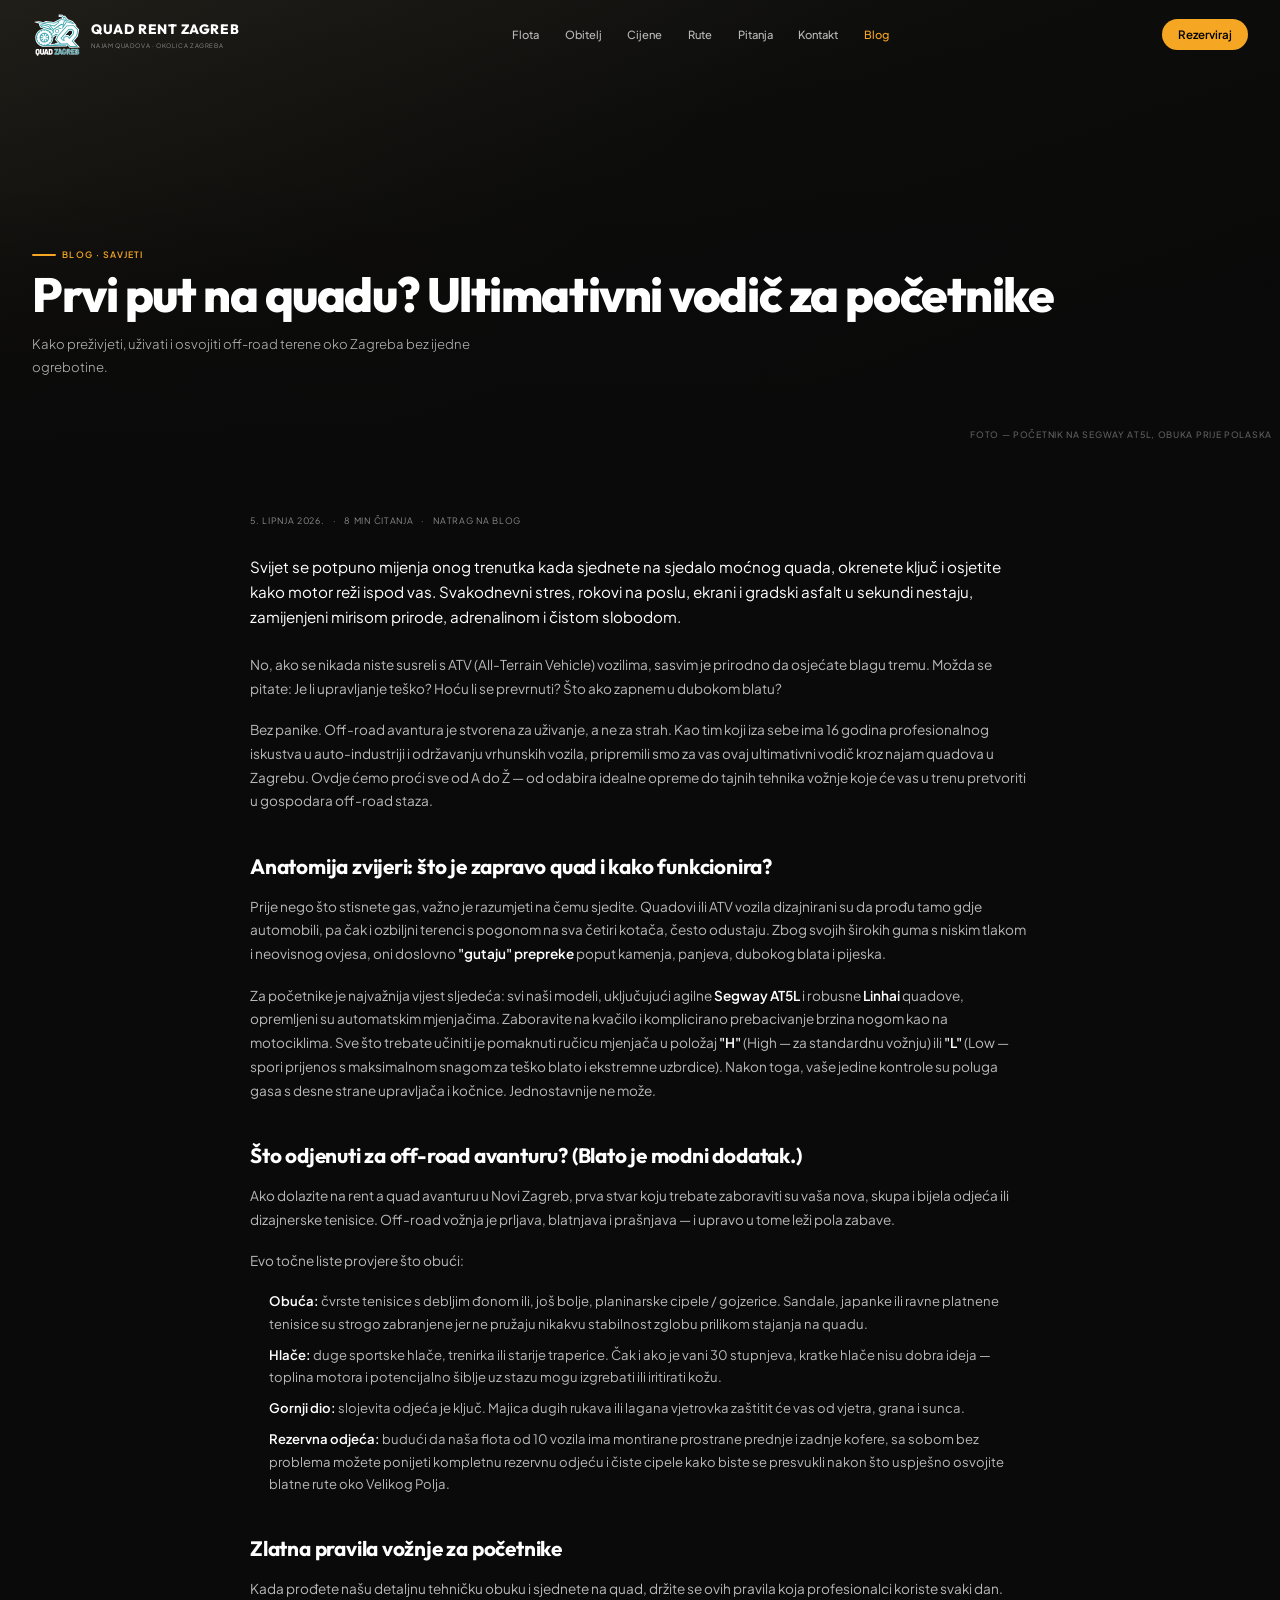
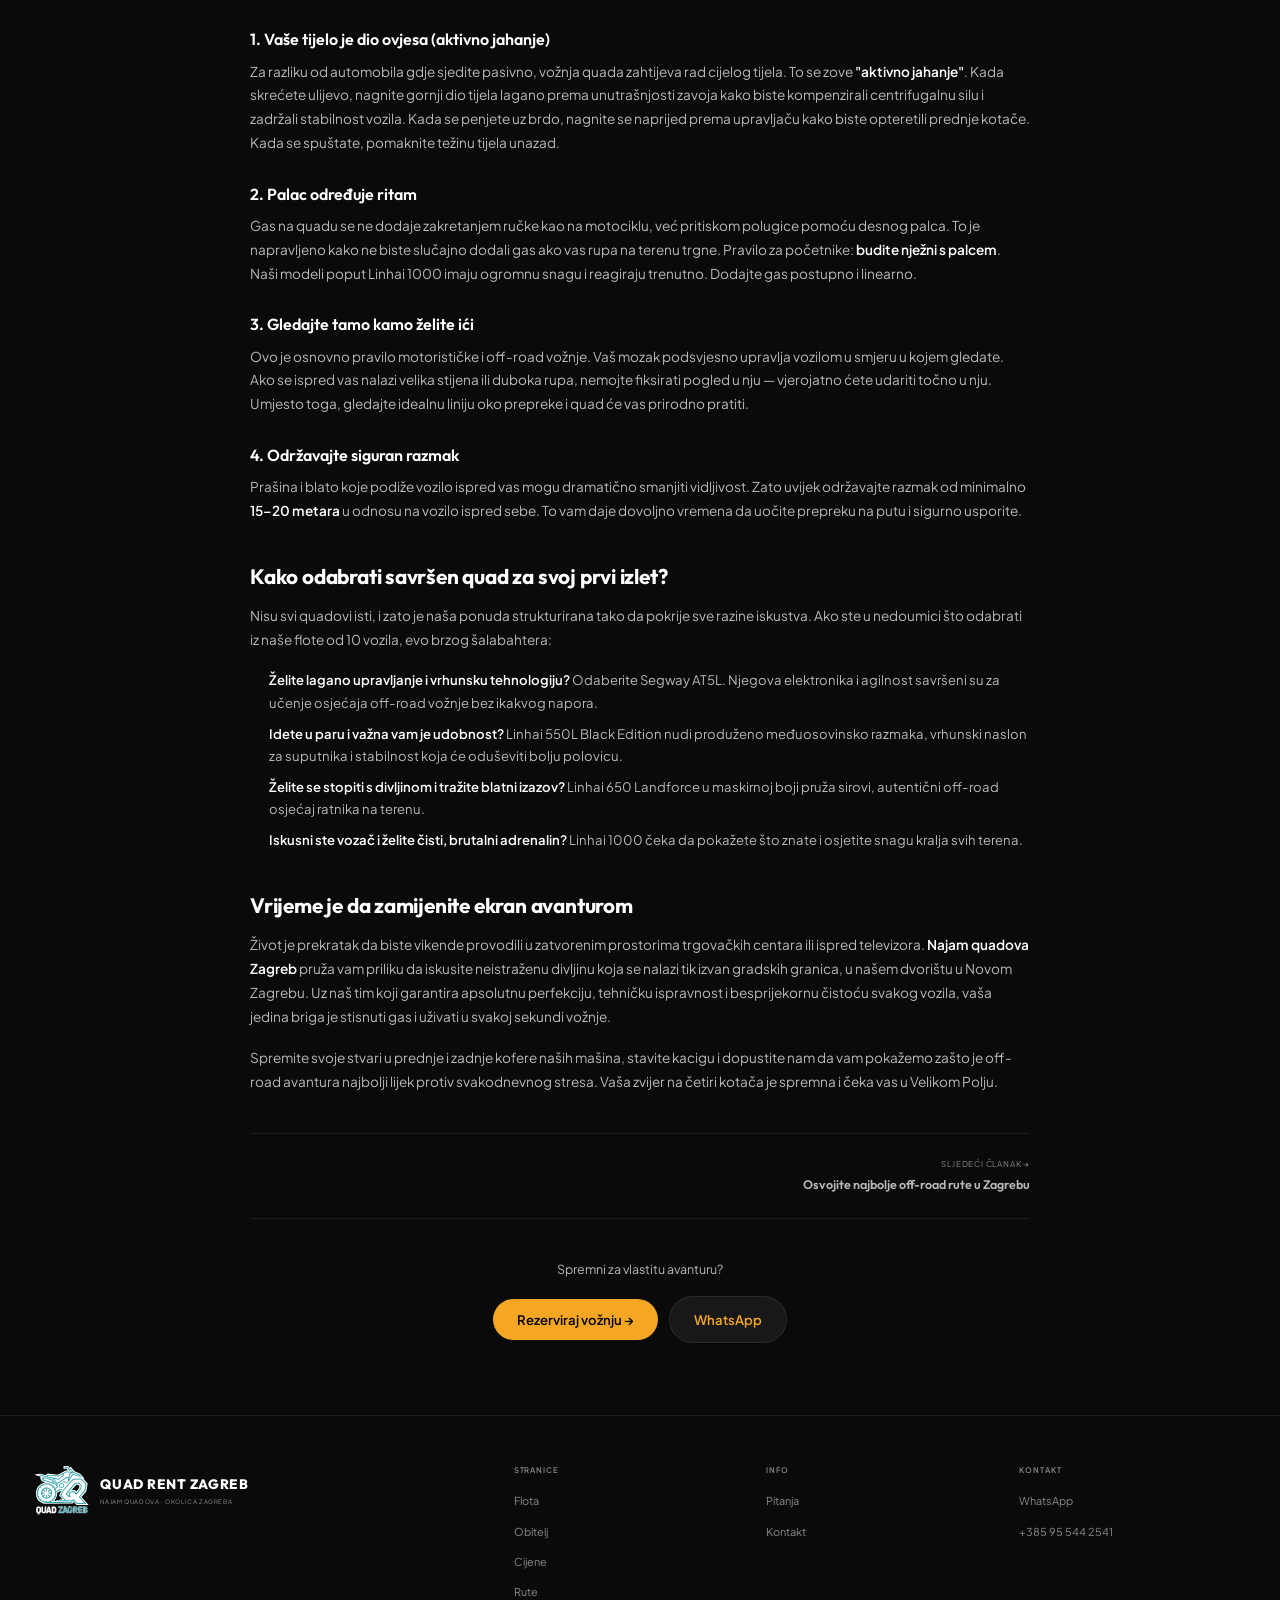
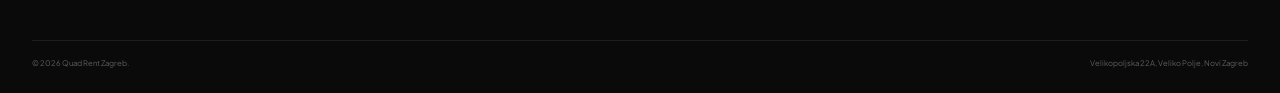
<file: blog-1.html>
<!DOCTYPE html>
<html lang="hr">
<head>
<meta charset="UTF-8">
<meta name="viewport" content="width=device-width, initial-scale=1.0">
<meta name="description" content="Sveobuhvatni vodič za početnike: što odjenuti, kako upravljati quadom i kako svladati blato kao profesionalac. Najam quadova u Zagrebu.">
<title>Prvi put na quadu? Ultimativni vodič za početnike — Quad Rent Zagreb</title>
<link rel="stylesheet" href="style.css">
</head>
<body>

<div class="mobile-menu" id="mobileMenu"><a href="index.html" onclick="toggleMenu()">Početna</a><a href="quad.html" onclick="toggleMenu()">Flota</a><a href="obitelj.html" onclick="toggleMenu()">Obitelj</a><a href="cijene.html" onclick="toggleMenu()">Cijene</a><a href="rute.html" onclick="toggleMenu()">Rute</a><a href="faq.html" onclick="toggleMenu()">Pitanja</a><a href="kontakt.html" onclick="toggleMenu()">Kontakt</a><a href="blog.html" onclick="toggleMenu()">Blog</a></div>
<nav class="nav" id="nav"><div class="container nav__inner"><a href="index.html" class="nav__logo" style="display:inline-flex;align-items:center;gap:0.6rem"><img src="logo_quad_zagreb.svg" alt="Quad Rent Zagreb" style="height:44px;width:auto;display:block"><span style="display:inline-block">Quad Rent Zagreb<small>Najam quadova · okolica Zagreba</small></span></a><div class="nav__links"><a href="quad.html">Flota</a><a href="obitelj.html">Obitelj</a><a href="cijene.html">Cijene</a><a href="rute.html">Rute</a><a href="faq.html">Pitanja</a><a href="kontakt.html">Kontakt</a><a href="blog.html" class="active">Blog</a></div><button class="btn btn--accent btn--sm nav__book" onclick="openBooking()">Rezerviraj</button><button class="nav__hamburger" id="hamburger" onclick="toggleMenu()" aria-label="Izbornik"><span></span><span></span><span></span></button></div></nav>

<section class="hero hero--short">
  <div class="hero__bg ph"><span class="hero__bg-label">Foto — početnik na Segway AT5L, obuka prije polaska</span></div>
  <div class="container hero__content">
    <div class="section-overline">Blog · Savjeti</div>
    <h1 class="hero__headline" style="margin-top:0.6rem;font-size:clamp(1.7rem,4.6vw,3rem)">Prvi put na quadu? Ultimativni vodič za početnike</h1>
    <p class="hero__sub">Kako preživjeti, uživati i osvojiti off-road terene oko Zagreba bez ijedne ogrebotine.</p>
  </div>
</section>

<section class="page-section reveal">
  <div class="container">
    <article class="article">
      <div class="article-meta">
        <time datetime="2026-06-05">5. lipnja 2026.</time><span>·</span><span>8 min čitanja</span><span>·</span><a href="blog.html" style="color:var(--text-3)">Natrag na blog</a>
      </div>

      <p class="lead">Svijet se potpuno mijenja onog trenutka kada sjednete na sjedalo moćnog quada, okrenete ključ i osjetite kako motor reži ispod vas. Svakodnevni stres, rokovi na poslu, ekrani i gradski asfalt u sekundi nestaju, zamijenjeni mirisom prirode, adrenalinom i čistom slobodom.</p>

<p>No, ako se nikada niste susreli s ATV (All-Terrain Vehicle) vozilima, sasvim je prirodno da osjećate blagu tremu. Možda se pitate: Je li upravljanje teško? Hoću li se prevrnuti? Što ako zapnem u dubokom blatu?</p>

<p>Bez panike. Off-road avantura je stvorena za uživanje, a ne za strah. Kao tim koji iza sebe ima 16 godina profesionalnog iskustva u auto-industriji i održavanju vrhunskih vozila, pripremili smo za vas ovaj ultimativni vodič kroz najam quadova u Zagrebu. Ovdje ćemo proći sve od A do Ž — od odabira idealne opreme do tajnih tehnika vožnje koje će vas u trenu pretvoriti u gospodara off-road staza.</p>

<h2>Anatomija zvijeri: što je zapravo quad i kako funkcionira?</h2>

<p>Prije nego što stisnete gas, važno je razumjeti na čemu sjedite. Quadovi ili ATV vozila dizajnirani su da prođu tamo gdje automobili, pa čak i ozbiljni terenci s pogonom na sva četiri kotača, često odustaju. Zbog svojih širokih guma s niskim tlakom i neovisnog ovjesa, oni doslovno <strong>"gutaju" prepreke</strong> poput kamenja, panjeva, dubokog blata i pijeska.</p>

<p>Za početnike je najvažnija vijest sljedeća: svi naši modeli, uključujući agilne <strong>Segway AT5L</strong> i robusne <strong>Linhai</strong> quadove, opremljeni su automatskim mjenjačima. Zaboravite na kvačilo i komplicirano prebacivanje brzina nogom kao na motociklima. Sve što trebate učiniti je pomaknuti ručicu mjenjača u položaj <strong>"H"</strong> (High — za standardnu vožnju) ili <strong>"L"</strong> (Low — spori prijenos s maksimalnom snagom za teško blato i ekstremne uzbrdice). Nakon toga, vaše jedine kontrole su poluga gasa s desne strane upravljača i kočnice. Jednostavnije ne može.</p>

<h2>Što odjenuti za off-road avanturu? (Blato je modni dodatak.)</h2>

<p>Ako dolazite na rent a quad avanturu u Novi Zagreb, prva stvar koju trebate zaboraviti su vaša nova, skupa i bijela odjeća ili dizajnerske tenisice. Off-road vožnja je prljava, blatnjava i prašnjava — i upravo u tome leži pola zabave.</p>

<p>Evo točne liste provjere što obući:</p>

<ul>
  <li><strong>Obuća:</strong> čvrste tenisice s debljim đonom ili, još bolje, planinarske cipele / gojzerice. Sandale, japanke ili ravne platnene tenisice su strogo zabranjene jer ne pružaju nikakvu stabilnost zglobu prilikom stajanja na quadu.</li>
  <li><strong>Hlače:</strong> duge sportske hlače, trenirka ili starije traperice. Čak i ako je vani 30 stupnjeva, kratke hlače nisu dobra ideja — toplina motora i potencijalno šiblje uz stazu mogu izgrebati ili iritirati kožu.</li>
  <li><strong>Gornji dio:</strong> slojevita odjeća je ključ. Majica dugih rukava ili lagana vjetrovka zaštitit će vas od vjetra, grana i sunca.</li>
  <li><strong>Rezervna odjeća:</strong> budući da naša flota od 10 vozila ima montirane prostrane prednje i zadnje kofere, sa sobom bez problema možete ponijeti kompletnu rezervnu odjeću i čiste cipele kako biste se presvukli nakon što uspješno osvojite blatne rute oko Velikog Polja.</li>
</ul>

<h2>Zlatna pravila vožnje za početnike</h2>

<p>Kada prođete našu detaljnu tehničku obuku i sjednete na quad, držite se ovih pravila koja profesionalci koriste svaki dan.</p>

<h3>1. Vaše tijelo je dio ovjesa (aktivno jahanje)</h3>
<p>Za razliku od automobila gdje sjedite pasivno, vožnja quada zahtijeva rad cijelog tijela. To se zove <strong>"aktivno jahanje"</strong>. Kada skrećete ulijevo, nagnite gornji dio tijela lagano prema unutrašnjosti zavoja kako biste kompenzirali centrifugalnu silu i zadržali stabilnost vozila. Kada se penjete uz brdo, nagnite se naprijed prema upravljaču kako biste opteretili prednje kotače. Kada se spuštate, pomaknite težinu tijela unazad.</p>

<h3>2. Palac određuje ritam</h3>
<p>Gas na quadu se ne dodaje zakretanjem ručke kao na motociklu, već pritiskom polugice pomoću desnog palca. To je napravljeno kako ne biste slučajno dodali gas ako vas rupa na terenu trgne. Pravilo za početnike: <strong>budite nježni s palcem</strong>. Naši modeli poput Linhai 1000 imaju ogromnu snagu i reagiraju trenutno. Dodajte gas postupno i linearno.</p>

<h3>3. Gledajte tamo kamo želite ići</h3>
<p>Ovo je osnovno pravilo motorističke i off-road vožnje. Vaš mozak podsvjesno upravlja vozilom u smjeru u kojem gledate. Ako se ispred vas nalazi velika stijena ili duboka rupa, nemojte fiksirati pogled u nju — vjerojatno ćete udariti točno u nju. Umjesto toga, gledajte idealnu liniju oko prepreke i quad će vas prirodno pratiti.</p>

<h3>4. Održavajte siguran razmak</h3>
<p>Prašina i blato koje podiže vozilo ispred vas mogu dramatično smanjiti vidljivost. Zato uvijek održavajte razmak od minimalno <strong>15–20 metara</strong> u odnosu na vozilo ispred sebe. To vam daje dovoljno vremena da uočite prepreku na putu i sigurno usporite.</p>

<h2>Kako odabrati savršen quad za svoj prvi izlet?</h2>

<p>Nisu svi quadovi isti, i zato je naša ponuda strukturirana tako da pokrije sve razine iskustva. Ako ste u nedoumici što odabrati iz naše flote od 10 vozila, evo brzog šalabahtera:</p>

<ul>
  <li><strong>Želite lagano upravljanje i vrhunsku tehnologiju?</strong> Odaberite Segway AT5L. Njegova elektronika i agilnost savršeni su za učenje osjećaja off-road vožnje bez ikakvog napora.</li>
  <li><strong>Idete u paru i važna vam je udobnost?</strong> Linhai 550L Black Edition nudi produženo međuosovinsko razmaka, vrhunski naslon za suputnika i stabilnost koja će oduševiti bolju polovicu.</li>
  <li><strong>Želite se stopiti s divljinom i tražite blatni izazov?</strong> Linhai 650 Landforce u maskirnoj boji pruža sirovi, autentični off-road osjećaj ratnika na terenu.</li>
  <li><strong>Iskusni ste vozač i želite čisti, brutalni adrenalin?</strong> Linhai 1000 čeka da pokažete što znate i osjetite snagu kralja svih terena.</li>
</ul>

<h2>Vrijeme je da zamijenite ekran avanturom</h2>

<p>Život je prekratak da biste vikende provodili u zatvorenim prostorima trgovačkih centara ili ispred televizora. <strong>Najam quadova Zagreb</strong> pruža vam priliku da iskusite neistraženu divljinu koja se nalazi tik izvan gradskih granica, u našem dvorištu u Novom Zagrebu. Uz naš tim koji garantira apsolutnu perfekciju, tehničku ispravnost i besprijekornu čistoću svakog vozila, vaša jedina briga je stisnuti gas i uživati u svakoj sekundi vožnje.</p>

<p>Spremite svoje stvari u prednje i zadnje kofere naših mašina, stavite kacigu i dopustite nam da vam pokažemo zašto je off-road avantura najbolji lijek protiv svakodnevnog stresa. Vaša zvijer na četiri kotača je spremna i čeka vas u Velikom Polju.</p>

      <div class="blog-nav">
        <span></span>
        <a href="blog-2.html" class="blog-nav__item blog-nav__item--next"><div class="blog-nav__item-label">Sljedeći članak →</div><div class="blog-nav__item-title">Osvojite najbolje off-road rute u Zagrebu</div></a>
      </div>

      <div style="text-align:center;padding:0.5rem 0 0.5rem">
        <p style="font-size:0.78rem;color:var(--text-2);margin-bottom:1rem">Spremni za vlastitu avanturu?</p>
        <button class="btn btn--accent" onclick="openBooking()">Rezerviraj vožnju →</button>
        <a href="https://wa.me/385955442541" target="_blank" rel="noopener" class="btn btn--ghost" style="margin-left:0.5rem">WhatsApp</a>
      </div>
    </article>
  </div>
</section>

<div class="modal-overlay" id="bookingModal" onclick="if(event.target===this)closeBooking()"><div class="modal"><button class="modal__close" onclick="closeBooking()">✕</button><div class="modal__title">Rezerviraj vožnju</div><div class="modal__sub">Odaberi quadove i pošalji WhatsApp poruku</div><div class="modal__group"><label class="modal__label">Trajanje</label><div class="modal__toggle" id="durationToggle"><button class="modal__toggle-btn active" data-dur="half" onclick="setDuration('half')">Pola dana<span class="toggle-price">6h</span></button><button class="modal__toggle-btn" data-dur="full" onclick="setDuration('full')">Cijeli dan<span class="toggle-price">12h</span></button></div></div><div class="modal__group"><label class="modal__label">Datum</label><input type="date" class="modal__input" id="bookDate"></div><div class="modal__group"><label class="modal__label">Odaberi quadove</label><div class="quad-picker"><div class="quad-row"><div class="quad-row__info"><div class="quad-row__name">Segway AT5L</div><div class="quad-row__meta">€100 / €150 · max 4</div></div><div class="modal__stepper"><button class="modal__stepper-btn" onclick="changeCount('segway',-1)">−</button><span class="modal__stepper-val" id="count-segway">0</span><button class="modal__stepper-btn" onclick="changeCount('segway',1)">+</button></div></div><div class="quad-row"><div class="quad-row__info"><div class="quad-row__name">Linhai 550L</div><div class="quad-row__meta">€100 / €150 · max 2</div></div><div class="modal__stepper"><button class="modal__stepper-btn" onclick="changeCount('linhai550',-1)">−</button><span class="modal__stepper-val" id="count-linhai550">0</span><button class="modal__stepper-btn" onclick="changeCount('linhai550',1)">+</button></div></div><div class="quad-row"><div class="quad-row__info"><div class="quad-row__name">Linhai 650 Landforce</div><div class="quad-row__meta">€100 / €150 · max 2</div></div><div class="modal__stepper"><button class="modal__stepper-btn" onclick="changeCount('linhai650',-1)">−</button><span class="modal__stepper-val" id="count-linhai650">0</span><button class="modal__stepper-btn" onclick="changeCount('linhai650',1)">+</button></div></div><div class="quad-row"><div class="quad-row__info"><div class="quad-row__name">Linhai 1000</div><div class="quad-row__meta">€100 / €150 · max 2</div></div><div class="modal__stepper"><button class="modal__stepper-btn" onclick="changeCount('linhai1000',-1)">−</button><span class="modal__stepper-val" id="count-linhai1000">0</span><button class="modal__stepper-btn" onclick="changeCount('linhai1000',1)">+</button></div></div><div class="quad-row"><div class="quad-row__info"><div class="quad-row__name">Dječji quad</div><div class="quad-row__meta">€60 / €120 · max 2 · 6+ god</div></div><div class="modal__stepper"><button class="modal__stepper-btn" onclick="changeCount('kids',-1)">−</button><span class="modal__stepper-val" id="count-kids">0</span><button class="modal__stepper-btn" onclick="changeCount('kids',1)">+</button></div></div></div></div><div class="modal__summary" id="bookSummary"><div class="modal__summary-empty" id="summaryEmpty">Dodajte barem jedan quad</div><div class="modal__summary-total" id="summaryTotal" style="display:none"><span>Ukupno</span><span id="sumTotal">€0</span></div></div><button class="btn btn--accent btn--block" id="bookSubmit" onclick="sendWhatsApp()" style="padding:0.85rem" disabled>Pošalji WhatsApp poruku</button><p class="modal__note">Potvrđujemo u minutama.</p></div></div>

<footer class="footer"><div class="container"><div class="footer__top"><div class="footer__brand"><a href="index.html" class="nav__logo" style="display:inline-flex;align-items:center;gap:0.6rem"><img src="logo_quad_zagreb.svg" alt="Quad Rent Zagreb" style="height:52px;width:auto;display:block"><span style="display:inline-block">Quad Rent Zagreb<small>Najam quadova · okolica Zagreba</small></span></a></div><div><div class="footer__col-title">Stranice</div><ul class="footer__links"><li><a href="quad.html">Flota</a></li><li><a href="obitelj.html">Obitelj</a></li><li><a href="cijene.html">Cijene</a></li><li><a href="rute.html">Rute</a></li></ul></div><div><div class="footer__col-title">Info</div><ul class="footer__links"><li><a href="faq.html">Pitanja</a></li><li><a href="kontakt.html">Kontakt</a></li></ul></div><div><div class="footer__col-title">Kontakt</div><ul class="footer__links"><li><a href="https://wa.me/385955442541">WhatsApp</a></li><li><a href="tel:+385955442541">+385 95 544 2541</a></li></ul></div></div><div class="footer__bottom"><p>© 2026 Quad Rent Zagreb.</p><p>Velikopoljska 22A, Veliko Polje, Novi Zagreb</p></div></div></footer>
<script src="main.js"></script>
</body>
</html>
</file>
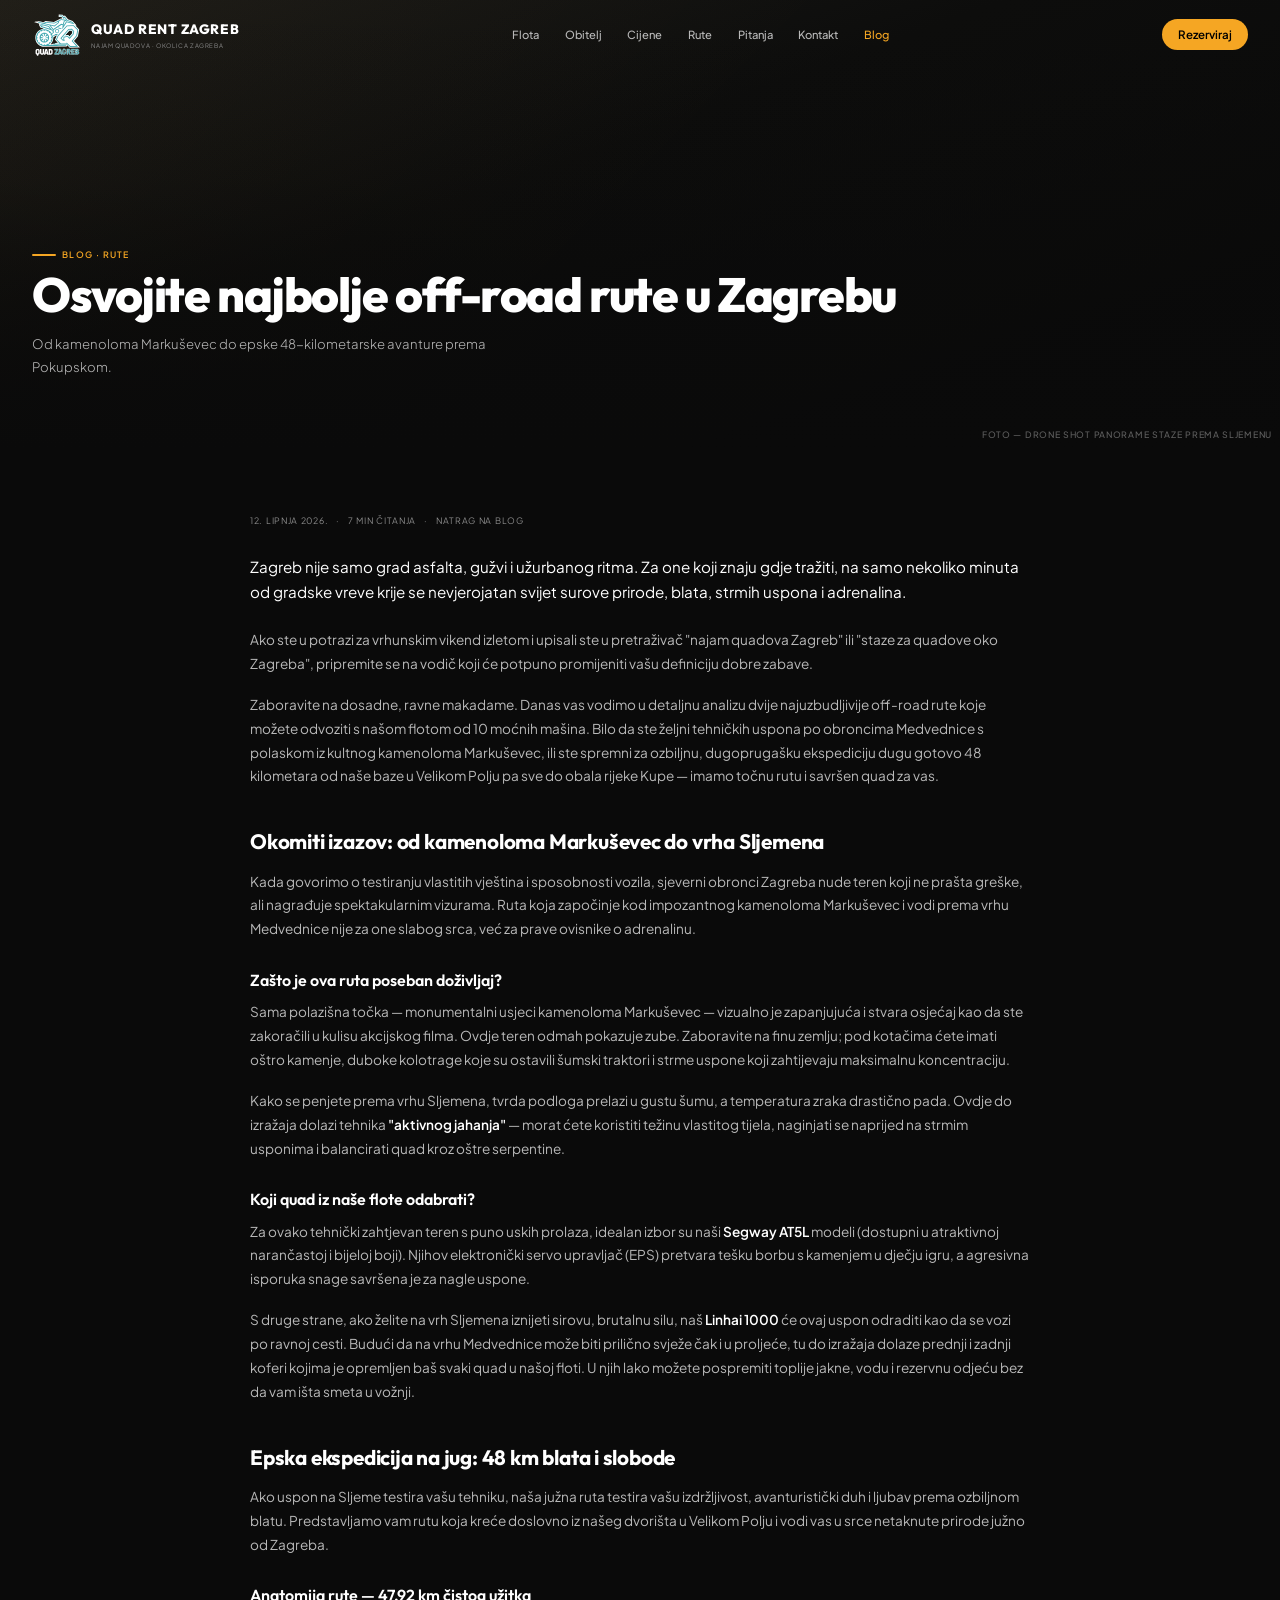
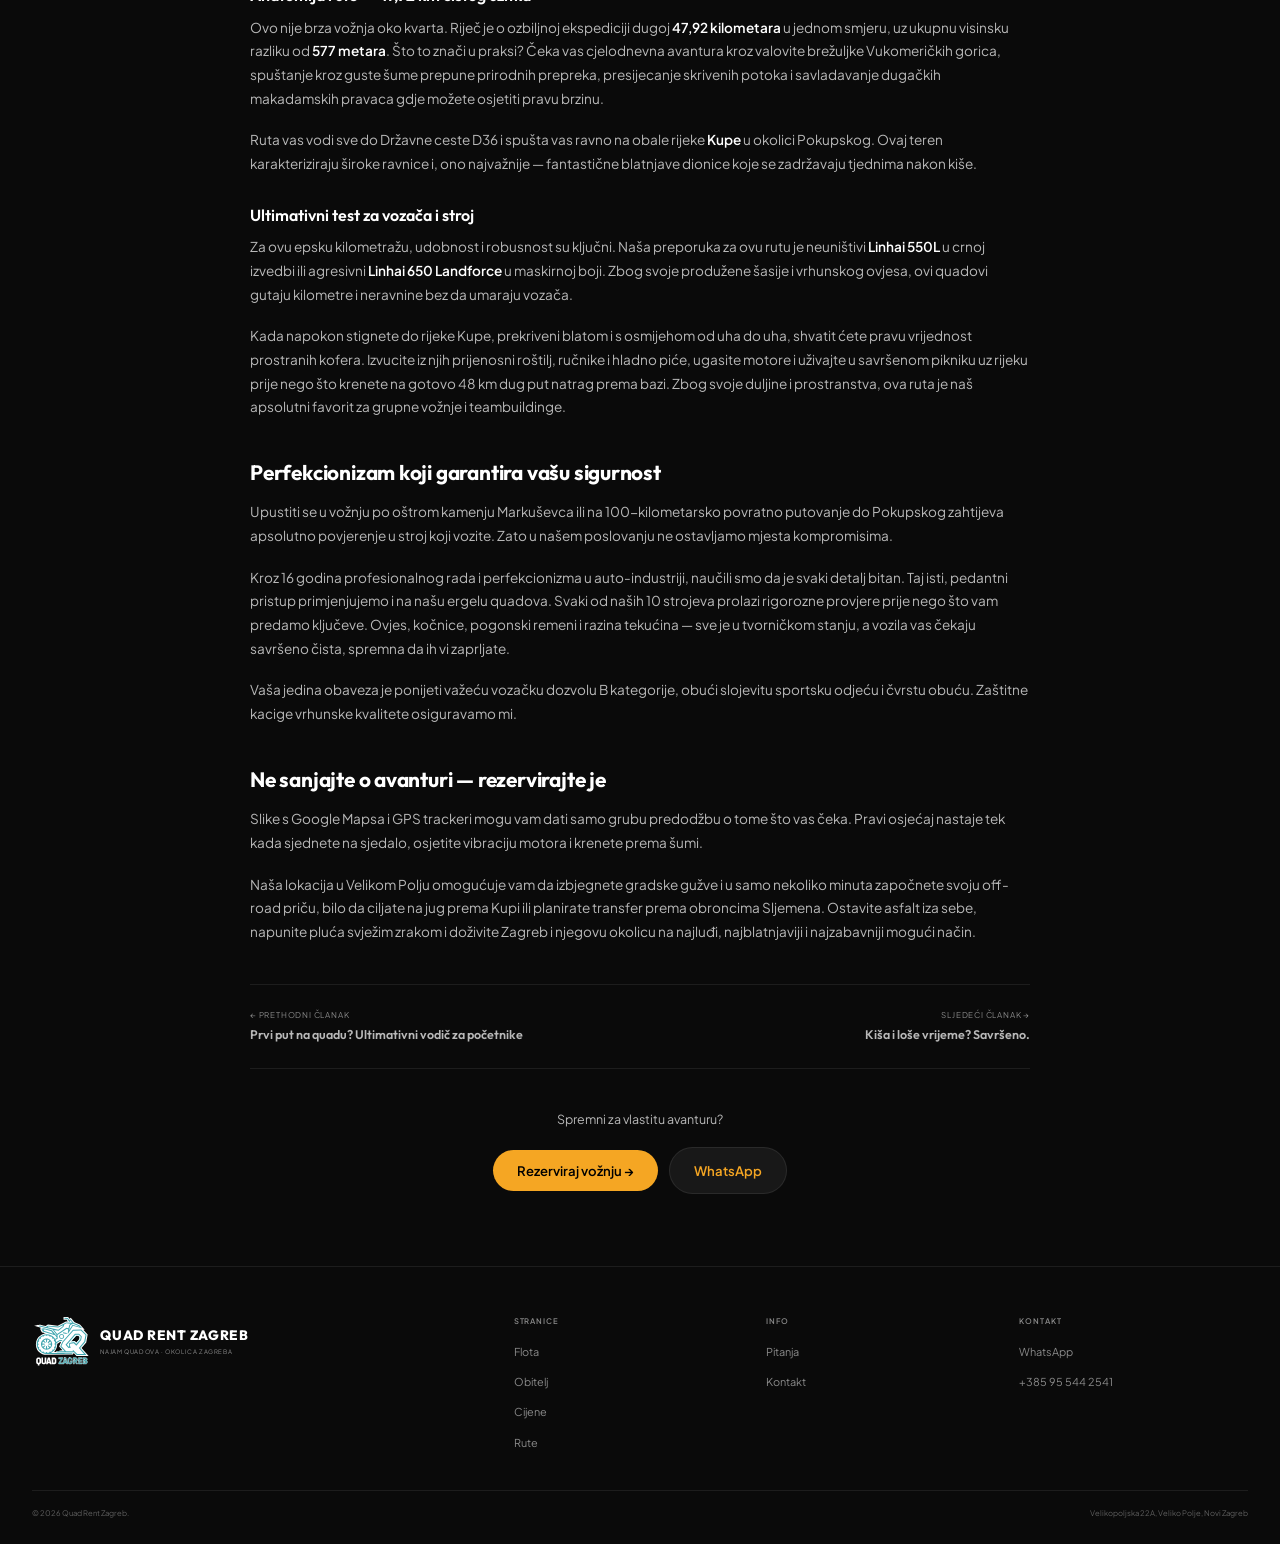
<file: blog-2.html>
<!DOCTYPE html>
<html lang="hr">
<head>
<meta charset="UTF-8">
<meta name="viewport" content="width=device-width, initial-scale=1.0">
<meta name="description" content="Dvije najuzbudljivije off-road rute oko Zagreba — uspon na Sljeme i ekspedicija prema rijeci Kupi. GPS, kilometraža, preporuke quadova.">
<title>Osvojite najbolje off-road rute u Zagrebu — Quad Rent Zagreb</title>
<link rel="stylesheet" href="style.css">
</head>
<body>

<div class="mobile-menu" id="mobileMenu"><a href="index.html" onclick="toggleMenu()">Početna</a><a href="quad.html" onclick="toggleMenu()">Flota</a><a href="obitelj.html" onclick="toggleMenu()">Obitelj</a><a href="cijene.html" onclick="toggleMenu()">Cijene</a><a href="rute.html" onclick="toggleMenu()">Rute</a><a href="faq.html" onclick="toggleMenu()">Pitanja</a><a href="kontakt.html" onclick="toggleMenu()">Kontakt</a><a href="blog.html" onclick="toggleMenu()">Blog</a></div>
<nav class="nav" id="nav"><div class="container nav__inner"><a href="index.html" class="nav__logo" style="display:inline-flex;align-items:center;gap:0.6rem"><img src="logo_quad_zagreb.svg" alt="Quad Rent Zagreb" style="height:44px;width:auto;display:block"><span style="display:inline-block">Quad Rent Zagreb<small>Najam quadova · okolica Zagreba</small></span></a><div class="nav__links"><a href="quad.html">Flota</a><a href="obitelj.html">Obitelj</a><a href="cijene.html">Cijene</a><a href="rute.html">Rute</a><a href="faq.html">Pitanja</a><a href="kontakt.html">Kontakt</a><a href="blog.html" class="active">Blog</a></div><button class="btn btn--accent btn--sm nav__book" onclick="openBooking()">Rezerviraj</button><button class="nav__hamburger" id="hamburger" onclick="toggleMenu()" aria-label="Izbornik"><span></span><span></span><span></span></button></div></nav>

<section class="hero hero--short">
  <div class="hero__bg ph"><span class="hero__bg-label">Foto — drone shot panorame staze prema Sljemenu</span></div>
  <div class="container hero__content">
    <div class="section-overline">Blog · Rute</div>
    <h1 class="hero__headline" style="margin-top:0.6rem;font-size:clamp(1.7rem,4.6vw,3rem)">Osvojite najbolje off-road rute u Zagrebu</h1>
    <p class="hero__sub">Od kamenoloma Markuševec do epske 48-kilometarske avanture prema Pokupskom.</p>
  </div>
</section>

<section class="page-section reveal">
  <div class="container">
    <article class="article">
      <div class="article-meta">
        <time datetime="2026-06-12">12. lipnja 2026.</time><span>·</span><span>7 min čitanja</span><span>·</span><a href="blog.html" style="color:var(--text-3)">Natrag na blog</a>
      </div>

      <p class="lead">Zagreb nije samo grad asfalta, gužvi i užurbanog ritma. Za one koji znaju gdje tražiti, na samo nekoliko minuta od gradske vreve krije se nevjerojatan svijet surove prirode, blata, strmih uspona i adrenalina.</p>

<p>Ako ste u potrazi za vrhunskim vikend izletom i upisali ste u pretraživač "najam quadova Zagreb" ili "staze za quadove oko Zagreba", pripremite se na vodič koji će potpuno promijeniti vašu definiciju dobre zabave.</p>

<p>Zaboravite na dosadne, ravne makadame. Danas vas vodimo u detaljnu analizu dvije najuzbudljivije off-road rute koje možete odvoziti s našom flotom od 10 moćnih mašina. Bilo da ste željni tehničkih uspona po obroncima Medvednice s polaskom iz kultnog kamenoloma Markuševec, ili ste spremni za ozbiljnu, dugoprugašku ekspediciju dugu gotovo 48 kilometara od naše baze u Velikom Polju pa sve do obala rijeke Kupe — imamo točnu rutu i savršen quad za vas.</p>

<h2>Okomiti izazov: od kamenoloma Markuševec do vrha Sljemena</h2>

<p>Kada govorimo o testiranju vlastitih vještina i sposobnosti vozila, sjeverni obronci Zagreba nude teren koji ne prašta greške, ali nagrađuje spektakularnim vizurama. Ruta koja započinje kod impozantnog kamenoloma Markuševec i vodi prema vrhu Medvednice nije za one slabog srca, već za prave ovisnike o adrenalinu.</p>

<h3>Zašto je ova ruta poseban doživljaj?</h3>

<p>Sama polazišna točka — monumentalni usjeci kamenoloma Markuševec — vizualno je zapanjujuća i stvara osjećaj kao da ste zakoračili u kulisu akcijskog filma. Ovdje teren odmah pokazuje zube. Zaboravite na finu zemlju; pod kotačima ćete imati oštro kamenje, duboke kolotrage koje su ostavili šumski traktori i strme uspone koji zahtijevaju maksimalnu koncentraciju.</p>

<p>Kako se penjete prema vrhu Sljemena, tvrda podloga prelazi u gustu šumu, a temperatura zraka drastično pada. Ovdje do izražaja dolazi tehnika <strong>"aktivnog jahanja"</strong> — morat ćete koristiti težinu vlastitog tijela, naginjati se naprijed na strmim usponima i balancirati quad kroz oštre serpentine.</p>

<h3>Koji quad iz naše flote odabrati?</h3>

<p>Za ovako tehnički zahtjevan teren s puno uskih prolaza, idealan izbor su naši <strong>Segway AT5L</strong> modeli (dostupni u atraktivnoj narančastoj i bijeloj boji). Njihov elektronički servo upravljač (EPS) pretvara tešku borbu s kamenjem u dječju igru, a agresivna isporuka snage savršena je za nagle uspone.</p>

<p>S druge strane, ako želite na vrh Sljemena iznijeti sirovu, brutalnu silu, naš <strong>Linhai 1000</strong> će ovaj uspon odraditi kao da se vozi po ravnoj cesti. Budući da na vrhu Medvednice može biti prilično svježe čak i u proljeće, tu do izražaja dolaze prednji i zadnji koferi kojima je opremljen baš svaki quad u našoj floti. U njih lako možete pospremiti toplije jakne, vodu i rezervnu odjeću bez da vam išta smeta u vožnji.</p>

<h2>Epska ekspedicija na jug: 48 km blata i slobode</h2>

<p>Ako uspon na Sljeme testira vašu tehniku, naša južna ruta testira vašu izdržljivost, avanturistički duh i ljubav prema ozbiljnom blatu. Predstavljamo vam rutu koja kreće doslovno iz našeg dvorišta u Velikom Polju i vodi vas u srce netaknute prirode južno od Zagreba.</p>

<h3>Anatomija rute — 47,92 km čistog užitka</h3>

<p>Ovo nije brza vožnja oko kvarta. Riječ je o ozbiljnoj ekspediciji dugoj <strong>47,92 kilometara</strong> u jednom smjeru, uz ukupnu visinsku razliku od <strong>577 metara</strong>. Što to znači u praksi? Čeka vas cjelodnevna avantura kroz valovite brežuljke Vukomeričkih gorica, spuštanje kroz guste šume prepune prirodnih prepreka, presijecanje skrivenih potoka i savladavanje dugačkih makadamskih pravaca gdje možete osjetiti pravu brzinu.</p>

<p>Ruta vas vodi sve do Državne ceste D36 i spušta vas ravno na obale rijeke <strong>Kupe</strong> u okolici Pokupskog. Ovaj teren karakteriziraju široke ravnice i, ono najvažnije — fantastične blatnjave dionice koje se zadržavaju tjednima nakon kiše.</p>

<h3>Ultimativni test za vozača i stroj</h3>

<p>Za ovu epsku kilometražu, udobnost i robusnost su ključni. Naša preporuka za ovu rutu je neuništivi <strong>Linhai 550L</strong> u crnoj izvedbi ili agresivni <strong>Linhai 650 Landforce</strong> u maskirnoj boji. Zbog svoje produžene šasije i vrhunskog ovjesa, ovi quadovi gutaju kilometre i neravnine bez da umaraju vozača.</p>

<p>Kada napokon stignete do rijeke Kupe, prekriveni blatom i s osmijehom od uha do uha, shvatit ćete pravu vrijednost prostranih kofera. Izvucite iz njih prijenosni roštilj, ručnike i hladno piće, ugasite motore i uživajte u savršenom pikniku uz rijeku prije nego što krenete na gotovo 48 km dug put natrag prema bazi. Zbog svoje duljine i prostranstva, ova ruta je naš apsolutni favorit za grupne vožnje i teambuildinge.</p>

<h2>Perfekcionizam koji garantira vašu sigurnost</h2>

<p>Upustiti se u vožnju po oštrom kamenju Markuševca ili na 100-kilometarsko povratno putovanje do Pokupskog zahtijeva apsolutno povjerenje u stroj koji vozite. Zato u našem poslovanju ne ostavljamo mjesta kompromisima.</p>

<p>Kroz 16 godina profesionalnog rada i perfekcionizma u auto-industriji, naučili smo da je svaki detalj bitan. Taj isti, pedantni pristup primjenjujemo i na našu ergelu quadova. Svaki od naših 10 strojeva prolazi rigorozne provjere prije nego što vam predamo ključeve. Ovjes, kočnice, pogonski remeni i razina tekućina — sve je u tvorničkom stanju, a vozila vas čekaju savršeno čista, spremna da ih vi zaprljate.</p>

<p>Vaša jedina obaveza je ponijeti važeću vozačku dozvolu B kategorije, obući slojevitu sportsku odjeću i čvrstu obuću. Zaštitne kacige vrhunske kvalitete osiguravamo mi.</p>

<h2>Ne sanjajte o avanturi — rezervirajte je</h2>

<p>Slike s Google Mapsa i GPS trackeri mogu vam dati samo grubu predodžbu o tome što vas čeka. Pravi osjećaj nastaje tek kada sjednete na sjedalo, osjetite vibraciju motora i krenete prema šumi.</p>

<p>Naša lokacija u Velikom Polju omogućuje vam da izbjegnete gradske gužve i u samo nekoliko minuta započnete svoju off-road priču, bilo da ciljate na jug prema Kupi ili planirate transfer prema obroncima Sljemena. Ostavite asfalt iza sebe, napunite pluća svježim zrakom i doživite Zagreb i njegovu okolicu na najluđi, najblatnjaviji i najzabavniji mogući način.</p>

      <div class="blog-nav">
        <a href="blog-1.html" class="blog-nav__item"><div class="blog-nav__item-label">← Prethodni članak</div><div class="blog-nav__item-title">Prvi put na quadu? Ultimativni vodič za početnike</div></a>
        <a href="blog-3.html" class="blog-nav__item blog-nav__item--next"><div class="blog-nav__item-label">Sljedeći članak →</div><div class="blog-nav__item-title">Kiša i loše vrijeme? Savršeno.</div></a>
      </div>

      <div style="text-align:center;padding:0.5rem 0 0.5rem">
        <p style="font-size:0.78rem;color:var(--text-2);margin-bottom:1rem">Spremni za vlastitu avanturu?</p>
        <button class="btn btn--accent" onclick="openBooking()">Rezerviraj vožnju →</button>
        <a href="https://wa.me/385955442541" target="_blank" rel="noopener" class="btn btn--ghost" style="margin-left:0.5rem">WhatsApp</a>
      </div>
    </article>
  </div>
</section>

<div class="modal-overlay" id="bookingModal" onclick="if(event.target===this)closeBooking()"><div class="modal"><button class="modal__close" onclick="closeBooking()">✕</button><div class="modal__title">Rezerviraj vožnju</div><div class="modal__sub">Odaberi quadove i pošalji WhatsApp poruku</div><div class="modal__group"><label class="modal__label">Trajanje</label><div class="modal__toggle" id="durationToggle"><button class="modal__toggle-btn active" data-dur="half" onclick="setDuration('half')">Pola dana<span class="toggle-price">6h</span></button><button class="modal__toggle-btn" data-dur="full" onclick="setDuration('full')">Cijeli dan<span class="toggle-price">12h</span></button></div></div><div class="modal__group"><label class="modal__label">Datum</label><input type="date" class="modal__input" id="bookDate"></div><div class="modal__group"><label class="modal__label">Odaberi quadove</label><div class="quad-picker"><div class="quad-row"><div class="quad-row__info"><div class="quad-row__name">Segway AT5L</div><div class="quad-row__meta">€100 / €150 · max 4</div></div><div class="modal__stepper"><button class="modal__stepper-btn" onclick="changeCount('segway',-1)">−</button><span class="modal__stepper-val" id="count-segway">0</span><button class="modal__stepper-btn" onclick="changeCount('segway',1)">+</button></div></div><div class="quad-row"><div class="quad-row__info"><div class="quad-row__name">Linhai 550L</div><div class="quad-row__meta">€100 / €150 · max 2</div></div><div class="modal__stepper"><button class="modal__stepper-btn" onclick="changeCount('linhai550',-1)">−</button><span class="modal__stepper-val" id="count-linhai550">0</span><button class="modal__stepper-btn" onclick="changeCount('linhai550',1)">+</button></div></div><div class="quad-row"><div class="quad-row__info"><div class="quad-row__name">Linhai 650 Landforce</div><div class="quad-row__meta">€100 / €150 · max 2</div></div><div class="modal__stepper"><button class="modal__stepper-btn" onclick="changeCount('linhai650',-1)">−</button><span class="modal__stepper-val" id="count-linhai650">0</span><button class="modal__stepper-btn" onclick="changeCount('linhai650',1)">+</button></div></div><div class="quad-row"><div class="quad-row__info"><div class="quad-row__name">Linhai 1000</div><div class="quad-row__meta">€100 / €150 · max 2</div></div><div class="modal__stepper"><button class="modal__stepper-btn" onclick="changeCount('linhai1000',-1)">−</button><span class="modal__stepper-val" id="count-linhai1000">0</span><button class="modal__stepper-btn" onclick="changeCount('linhai1000',1)">+</button></div></div><div class="quad-row"><div class="quad-row__info"><div class="quad-row__name">Dječji quad</div><div class="quad-row__meta">€60 / €120 · max 2 · 6+ god</div></div><div class="modal__stepper"><button class="modal__stepper-btn" onclick="changeCount('kids',-1)">−</button><span class="modal__stepper-val" id="count-kids">0</span><button class="modal__stepper-btn" onclick="changeCount('kids',1)">+</button></div></div></div></div><div class="modal__summary" id="bookSummary"><div class="modal__summary-empty" id="summaryEmpty">Dodajte barem jedan quad</div><div class="modal__summary-total" id="summaryTotal" style="display:none"><span>Ukupno</span><span id="sumTotal">€0</span></div></div><button class="btn btn--accent btn--block" id="bookSubmit" onclick="sendWhatsApp()" style="padding:0.85rem" disabled>Pošalji WhatsApp poruku</button><p class="modal__note">Potvrđujemo u minutama.</p></div></div>

<footer class="footer"><div class="container"><div class="footer__top"><div class="footer__brand"><a href="index.html" class="nav__logo" style="display:inline-flex;align-items:center;gap:0.6rem"><img src="logo_quad_zagreb.svg" alt="Quad Rent Zagreb" style="height:52px;width:auto;display:block"><span style="display:inline-block">Quad Rent Zagreb<small>Najam quadova · okolica Zagreba</small></span></a></div><div><div class="footer__col-title">Stranice</div><ul class="footer__links"><li><a href="quad.html">Flota</a></li><li><a href="obitelj.html">Obitelj</a></li><li><a href="cijene.html">Cijene</a></li><li><a href="rute.html">Rute</a></li></ul></div><div><div class="footer__col-title">Info</div><ul class="footer__links"><li><a href="faq.html">Pitanja</a></li><li><a href="kontakt.html">Kontakt</a></li></ul></div><div><div class="footer__col-title">Kontakt</div><ul class="footer__links"><li><a href="https://wa.me/385955442541">WhatsApp</a></li><li><a href="tel:+385955442541">+385 95 544 2541</a></li></ul></div></div><div class="footer__bottom"><p>© 2026 Quad Rent Zagreb.</p><p>Velikopoljska 22A, Veliko Polje, Novi Zagreb</p></div></div></footer>
<script src="main.js"></script>
</body>
</html>
</file>
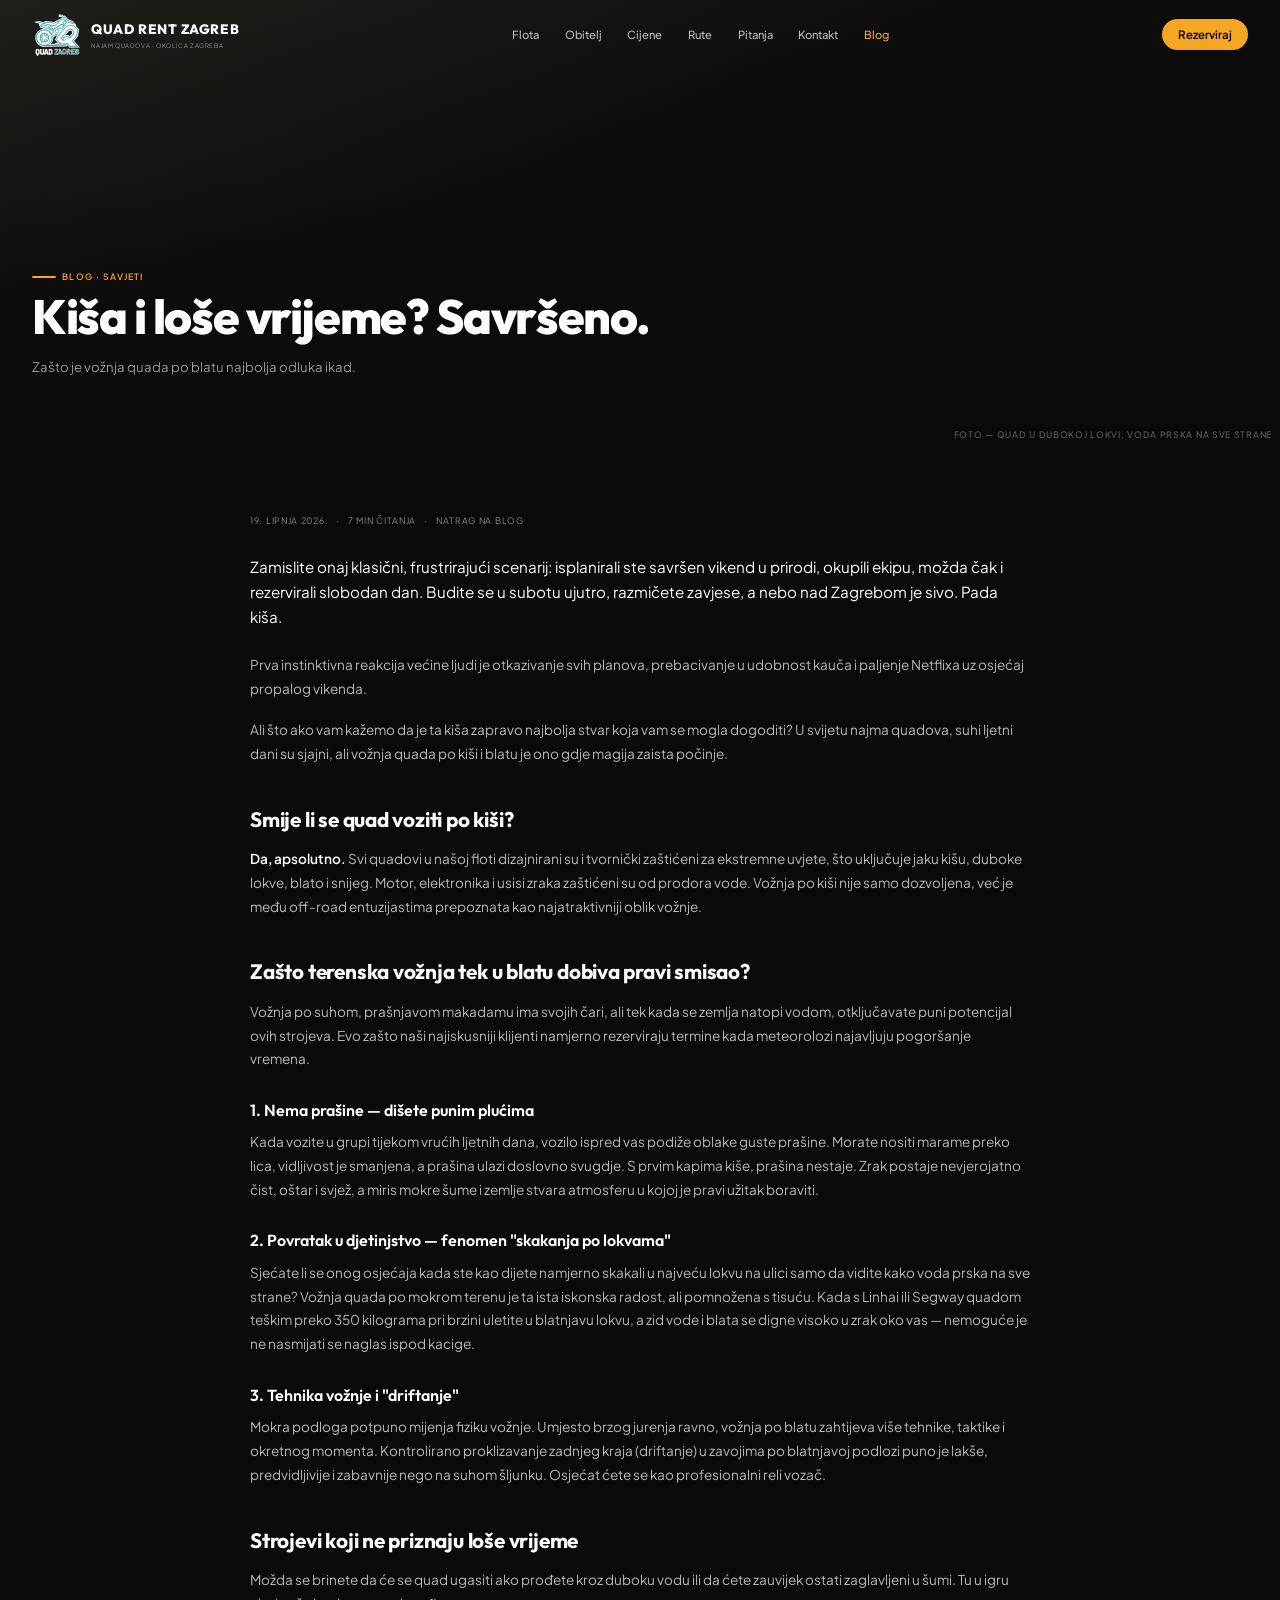
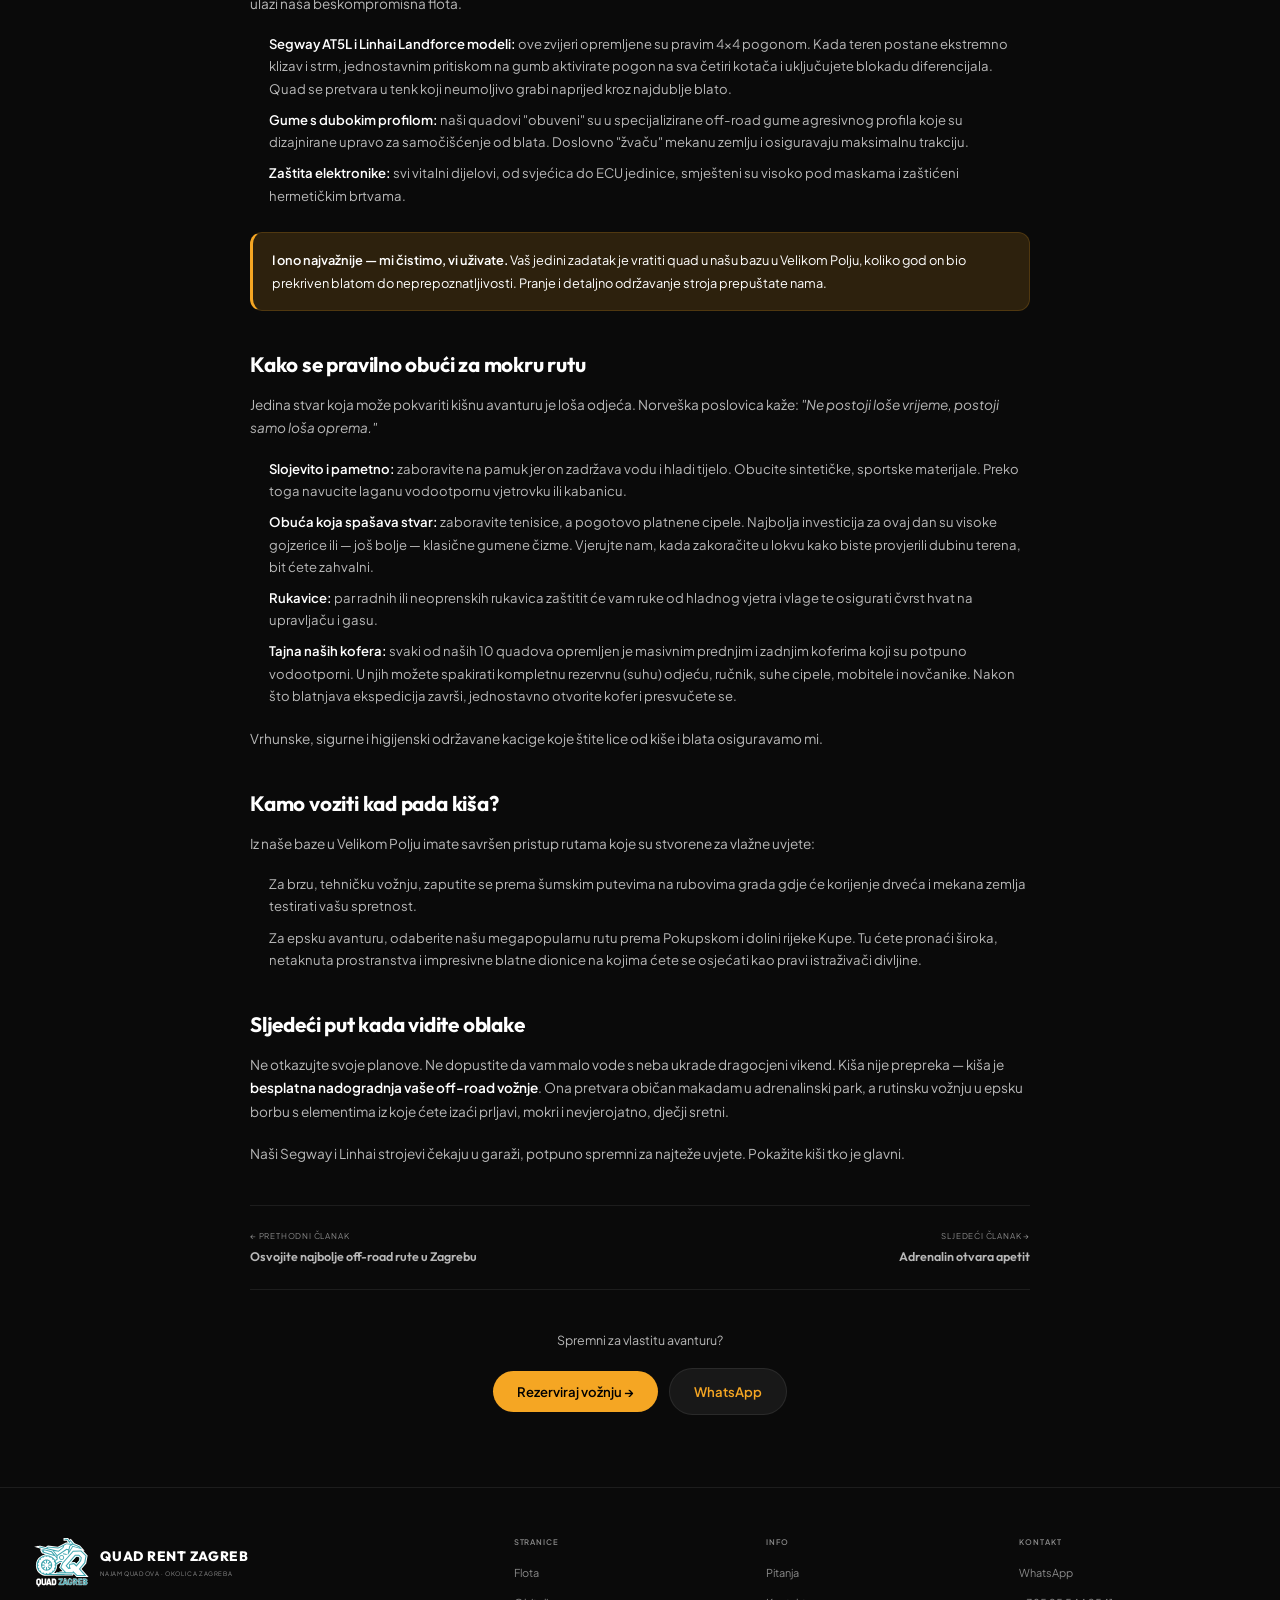
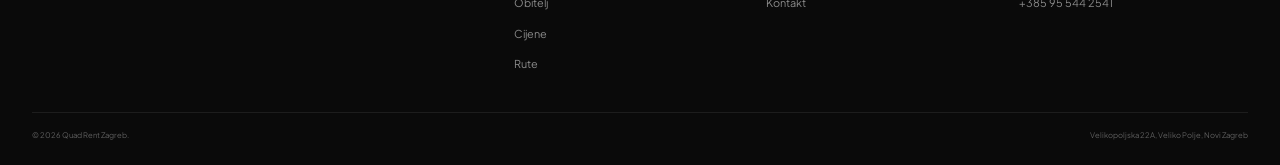
<file: blog-3.html>
<!DOCTYPE html>
<html lang="hr">
<head>
<meta charset="UTF-8">
<meta name="viewport" content="width=device-width, initial-scale=1.0">
<meta name="description" content="Vodič za vožnju quada po kiši i blatu oko Zagreba — što obući, koju rutu odabrati i zašto je mokar teren najzabavniji.">
<title>Kiša i loše vrijeme? Savršeno. — Quad Rent Zagreb</title>
<link rel="stylesheet" href="style.css">
</head>
<body>

<div class="mobile-menu" id="mobileMenu"><a href="index.html" onclick="toggleMenu()">Početna</a><a href="quad.html" onclick="toggleMenu()">Flota</a><a href="obitelj.html" onclick="toggleMenu()">Obitelj</a><a href="cijene.html" onclick="toggleMenu()">Cijene</a><a href="rute.html" onclick="toggleMenu()">Rute</a><a href="faq.html" onclick="toggleMenu()">Pitanja</a><a href="kontakt.html" onclick="toggleMenu()">Kontakt</a><a href="blog.html" onclick="toggleMenu()">Blog</a></div>
<nav class="nav" id="nav"><div class="container nav__inner"><a href="index.html" class="nav__logo" style="display:inline-flex;align-items:center;gap:0.6rem"><img src="logo_quad_zagreb.svg" alt="Quad Rent Zagreb" style="height:44px;width:auto;display:block"><span style="display:inline-block">Quad Rent Zagreb<small>Najam quadova · okolica Zagreba</small></span></a><div class="nav__links"><a href="quad.html">Flota</a><a href="obitelj.html">Obitelj</a><a href="cijene.html">Cijene</a><a href="rute.html">Rute</a><a href="faq.html">Pitanja</a><a href="kontakt.html">Kontakt</a><a href="blog.html" class="active">Blog</a></div><button class="btn btn--accent btn--sm nav__book" onclick="openBooking()">Rezerviraj</button><button class="nav__hamburger" id="hamburger" onclick="toggleMenu()" aria-label="Izbornik"><span></span><span></span><span></span></button></div></nav>

<section class="hero hero--short">
  <div class="hero__bg ph"><span class="hero__bg-label">Foto — quad u dubokoj lokvi, voda prska na sve strane</span></div>
  <div class="container hero__content">
    <div class="section-overline">Blog · Savjeti</div>
    <h1 class="hero__headline" style="margin-top:0.6rem;font-size:clamp(1.7rem,4.6vw,3rem)">Kiša i loše vrijeme? Savršeno.</h1>
    <p class="hero__sub">Zašto je vožnja quada po blatu najbolja odluka ikad.</p>
  </div>
</section>

<section class="page-section reveal">
  <div class="container">
    <article class="article">
      <div class="article-meta">
        <time datetime="2026-06-19">19. lipnja 2026.</time><span>·</span><span>7 min čitanja</span><span>·</span><a href="blog.html" style="color:var(--text-3)">Natrag na blog</a>
      </div>

      <p class="lead">Zamislite onaj klasični, frustrirajući scenarij: isplanirali ste savršen vikend u prirodi, okupili ekipu, možda čak i rezervirali slobodan dan. Budite se u subotu ujutro, razmičete zavjese, a nebo nad Zagrebom je sivo. Pada kiša.</p>

<p>Prva instinktivna reakcija većine ljudi je otkazivanje svih planova, prebacivanje u udobnost kauča i paljenje Netflixa uz osjećaj propalog vikenda.</p>

<p>Ali što ako vam kažemo da je ta kiša zapravo najbolja stvar koja vam se mogla dogoditi? U svijetu najma quadova, suhi ljetni dani su sjajni, ali vožnja quada po kiši i blatu je ono gdje magija zaista počinje.</p>

<h2>Smije li se quad voziti po kiši?</h2>

<p><strong>Da, apsolutno.</strong> Svi quadovi u našoj floti dizajnirani su i tvornički zaštićeni za ekstremne uvjete, što uključuje jaku kišu, duboke lokve, blato i snijeg. Motor, elektronika i usisi zraka zaštićeni su od prodora vode. Vožnja po kiši nije samo dozvoljena, već je među off-road entuzijastima prepoznata kao najatraktivniji oblik vožnje.</p>

<h2>Zašto terenska vožnja tek u blatu dobiva pravi smisao?</h2>

<p>Vožnja po suhom, prašnjavom makadamu ima svojih čari, ali tek kada se zemlja natopi vodom, otključavate puni potencijal ovih strojeva. Evo zašto naši najiskusniji klijenti namjerno rezerviraju termine kada meteorolozi najavljuju pogoršanje vremena.</p>

<h3>1. Nema prašine — dišete punim plućima</h3>
<p>Kada vozite u grupi tijekom vrućih ljetnih dana, vozilo ispred vas podiže oblake guste prašine. Morate nositi marame preko lica, vidljivost je smanjena, a prašina ulazi doslovno svugdje. S prvim kapima kiše, prašina nestaje. Zrak postaje nevjerojatno čist, oštar i svjež, a miris mokre šume i zemlje stvara atmosferu u kojoj je pravi užitak boraviti.</p>

<h3>2. Povratak u djetinjstvo — fenomen "skakanja po lokvama"</h3>
<p>Sjećate li se onog osjećaja kada ste kao dijete namjerno skakali u najveću lokvu na ulici samo da vidite kako voda prska na sve strane? Vožnja quada po mokrom terenu je ta ista iskonska radost, ali pomnožena s tisuću. Kada s Linhai ili Segway quadom teškim preko 350 kilograma pri brzini uletite u blatnjavu lokvu, a zid vode i blata se digne visoko u zrak oko vas — nemoguće je ne nasmijati se naglas ispod kacige.</p>

<h3>3. Tehnika vožnje i "driftanje"</h3>
<p>Mokra podloga potpuno mijenja fiziku vožnje. Umjesto brzog jurenja ravno, vožnja po blatu zahtijeva više tehnike, taktike i okretnog momenta. Kontrolirano proklizavanje zadnjeg kraja (driftanje) u zavojima po blatnjavoj podlozi puno je lakše, predvidljivije i zabavnije nego na suhom šljunku. Osjećat ćete se kao profesionalni reli vozač.</p>

<h2>Strojevi koji ne priznaju loše vrijeme</h2>

<p>Možda se brinete da će se quad ugasiti ako prođete kroz duboku vodu ili da ćete zauvijek ostati zaglavljeni u šumi. Tu u igru ulazi naša beskompromisna flota.</p>

<ul>
  <li><strong>Segway AT5L i Linhai Landforce modeli:</strong> ove zvijeri opremljene su pravim 4×4 pogonom. Kada teren postane ekstremno klizav i strm, jednostavnim pritiskom na gumb aktivirate pogon na sva četiri kotača i uključujete blokadu diferencijala. Quad se pretvara u tenk koji neumoljivo grabi naprijed kroz najdublje blato.</li>
  <li><strong>Gume s dubokim profilom:</strong> naši quadovi "obuveni" su u specijalizirane off-road gume agresivnog profila koje su dizajnirane upravo za samočišćenje od blata. Doslovno "žvaču" mekanu zemlju i osiguravaju maksimalnu trakciju.</li>
  <li><strong>Zaštita elektronike:</strong> svi vitalni dijelovi, od svjećica do ECU jedinice, smješteni su visoko pod maskama i zaštićeni hermetičkim brtvama.</li>
</ul>

<div class="article-callout"><p><strong>I ono najvažnije — mi čistimo, vi uživate.</strong> Vaš jedini zadatak je vratiti quad u našu bazu u Velikom Polju, koliko god on bio prekriven blatom do neprepoznatljivosti. Pranje i detaljno održavanje stroja prepuštate nama.</p></div>

<h2>Kako se pravilno obući za mokru rutu</h2>

<p>Jedina stvar koja može pokvariti kišnu avanturu je loša odjeća. Norveška poslovica kaže: <em>"Ne postoji loše vrijeme, postoji samo loša oprema."</em></p>

<ul>
  <li><strong>Slojevito i pametno:</strong> zaboravite na pamuk jer on zadržava vodu i hladi tijelo. Obucite sintetičke, sportske materijale. Preko toga navucite laganu vodootpornu vjetrovku ili kabanicu.</li>
  <li><strong>Obuća koja spašava stvar:</strong> zaboravite tenisice, a pogotovo platnene cipele. Najbolja investicija za ovaj dan su visoke gojzerice ili — još bolje — klasične gumene čizme. Vjerujte nam, kada zakoračite u lokvu kako biste provjerili dubinu terena, bit ćete zahvalni.</li>
  <li><strong>Rukavice:</strong> par radnih ili neoprenskih rukavica zaštitit će vam ruke od hladnog vjetra i vlage te osigurati čvrst hvat na upravljaču i gasu.</li>
  <li><strong>Tajna naših kofera:</strong> svaki od naših 10 quadova opremljen je masivnim prednjim i zadnjim koferima koji su potpuno vodootporni. U njih možete spakirati kompletnu rezervnu (suhu) odjeću, ručnik, suhe cipele, mobitele i novčanike. Nakon što blatnjava ekspedicija završi, jednostavno otvorite kofer i presvučete se.</li>
</ul>

<p>Vrhunske, sigurne i higijenski održavane kacige koje štite lice od kiše i blata osiguravamo mi.</p>

<h2>Kamo voziti kad pada kiša?</h2>

<p>Iz naše baze u Velikom Polju imate savršen pristup rutama koje su stvorene za vlažne uvjete:</p>

<ul>
  <li>Za brzu, tehničku vožnju, zaputite se prema šumskim putevima na rubovima grada gdje će korijenje drveća i mekana zemlja testirati vašu spretnost.</li>
  <li>Za epsku avanturu, odaberite našu megapopularnu rutu prema Pokupskom i dolini rijeke Kupe. Tu ćete pronaći široka, netaknuta prostranstva i impresivne blatne dionice na kojima ćete se osjećati kao pravi istraživači divljine.</li>
</ul>

<h2>Sljedeći put kada vidite oblake</h2>

<p>Ne otkazujte svoje planove. Ne dopustite da vam malo vode s neba ukrade dragocjeni vikend. Kiša nije prepreka — kiša je <strong>besplatna nadogradnja vaše off-road vožnje</strong>. Ona pretvara običan makadam u adrenalinski park, a rutinsku vožnju u epsku borbu s elementima iz koje ćete izaći prljavi, mokri i nevjerojatno, dječji sretni.</p>

<p>Naši Segway i Linhai strojevi čekaju u garaži, potpuno spremni za najteže uvjete. Pokažite kiši tko je glavni.</p>

      <div class="blog-nav">
        <a href="blog-2.html" class="blog-nav__item"><div class="blog-nav__item-label">← Prethodni članak</div><div class="blog-nav__item-title">Osvojite najbolje off-road rute u Zagrebu</div></a>
        <a href="blog-4.html" class="blog-nav__item blog-nav__item--next"><div class="blog-nav__item-label">Sljedeći članak →</div><div class="blog-nav__item-title">Adrenalin otvara apetit</div></a>
      </div>

      <div style="text-align:center;padding:0.5rem 0 0.5rem">
        <p style="font-size:0.78rem;color:var(--text-2);margin-bottom:1rem">Spremni za vlastitu avanturu?</p>
        <button class="btn btn--accent" onclick="openBooking()">Rezerviraj vožnju →</button>
        <a href="https://wa.me/385955442541" target="_blank" rel="noopener" class="btn btn--ghost" style="margin-left:0.5rem">WhatsApp</a>
      </div>
    </article>
  </div>
</section>

<div class="modal-overlay" id="bookingModal" onclick="if(event.target===this)closeBooking()"><div class="modal"><button class="modal__close" onclick="closeBooking()">✕</button><div class="modal__title">Rezerviraj vožnju</div><div class="modal__sub">Odaberi quadove i pošalji WhatsApp poruku</div><div class="modal__group"><label class="modal__label">Trajanje</label><div class="modal__toggle" id="durationToggle"><button class="modal__toggle-btn active" data-dur="half" onclick="setDuration('half')">Pola dana<span class="toggle-price">6h</span></button><button class="modal__toggle-btn" data-dur="full" onclick="setDuration('full')">Cijeli dan<span class="toggle-price">12h</span></button></div></div><div class="modal__group"><label class="modal__label">Datum</label><input type="date" class="modal__input" id="bookDate"></div><div class="modal__group"><label class="modal__label">Odaberi quadove</label><div class="quad-picker"><div class="quad-row"><div class="quad-row__info"><div class="quad-row__name">Segway AT5L</div><div class="quad-row__meta">€100 / €150 · max 4</div></div><div class="modal__stepper"><button class="modal__stepper-btn" onclick="changeCount('segway',-1)">−</button><span class="modal__stepper-val" id="count-segway">0</span><button class="modal__stepper-btn" onclick="changeCount('segway',1)">+</button></div></div><div class="quad-row"><div class="quad-row__info"><div class="quad-row__name">Linhai 550L</div><div class="quad-row__meta">€100 / €150 · max 2</div></div><div class="modal__stepper"><button class="modal__stepper-btn" onclick="changeCount('linhai550',-1)">−</button><span class="modal__stepper-val" id="count-linhai550">0</span><button class="modal__stepper-btn" onclick="changeCount('linhai550',1)">+</button></div></div><div class="quad-row"><div class="quad-row__info"><div class="quad-row__name">Linhai 650 Landforce</div><div class="quad-row__meta">€100 / €150 · max 2</div></div><div class="modal__stepper"><button class="modal__stepper-btn" onclick="changeCount('linhai650',-1)">−</button><span class="modal__stepper-val" id="count-linhai650">0</span><button class="modal__stepper-btn" onclick="changeCount('linhai650',1)">+</button></div></div><div class="quad-row"><div class="quad-row__info"><div class="quad-row__name">Linhai 1000</div><div class="quad-row__meta">€100 / €150 · max 2</div></div><div class="modal__stepper"><button class="modal__stepper-btn" onclick="changeCount('linhai1000',-1)">−</button><span class="modal__stepper-val" id="count-linhai1000">0</span><button class="modal__stepper-btn" onclick="changeCount('linhai1000',1)">+</button></div></div><div class="quad-row"><div class="quad-row__info"><div class="quad-row__name">Dječji quad</div><div class="quad-row__meta">€60 / €120 · max 2 · 6+ god</div></div><div class="modal__stepper"><button class="modal__stepper-btn" onclick="changeCount('kids',-1)">−</button><span class="modal__stepper-val" id="count-kids">0</span><button class="modal__stepper-btn" onclick="changeCount('kids',1)">+</button></div></div></div></div><div class="modal__summary" id="bookSummary"><div class="modal__summary-empty" id="summaryEmpty">Dodajte barem jedan quad</div><div class="modal__summary-total" id="summaryTotal" style="display:none"><span>Ukupno</span><span id="sumTotal">€0</span></div></div><button class="btn btn--accent btn--block" id="bookSubmit" onclick="sendWhatsApp()" style="padding:0.85rem" disabled>Pošalji WhatsApp poruku</button><p class="modal__note">Potvrđujemo u minutama.</p></div></div>

<footer class="footer"><div class="container"><div class="footer__top"><div class="footer__brand"><a href="index.html" class="nav__logo" style="display:inline-flex;align-items:center;gap:0.6rem"><img src="logo_quad_zagreb.svg" alt="Quad Rent Zagreb" style="height:52px;width:auto;display:block"><span style="display:inline-block">Quad Rent Zagreb<small>Najam quadova · okolica Zagreba</small></span></a></div><div><div class="footer__col-title">Stranice</div><ul class="footer__links"><li><a href="quad.html">Flota</a></li><li><a href="obitelj.html">Obitelj</a></li><li><a href="cijene.html">Cijene</a></li><li><a href="rute.html">Rute</a></li></ul></div><div><div class="footer__col-title">Info</div><ul class="footer__links"><li><a href="faq.html">Pitanja</a></li><li><a href="kontakt.html">Kontakt</a></li></ul></div><div><div class="footer__col-title">Kontakt</div><ul class="footer__links"><li><a href="https://wa.me/385955442541">WhatsApp</a></li><li><a href="tel:+385955442541">+385 95 544 2541</a></li></ul></div></div><div class="footer__bottom"><p>© 2026 Quad Rent Zagreb.</p><p>Velikopoljska 22A, Veliko Polje, Novi Zagreb</p></div></div></footer>
<script src="main.js"></script>
</body>
</html>
</file>
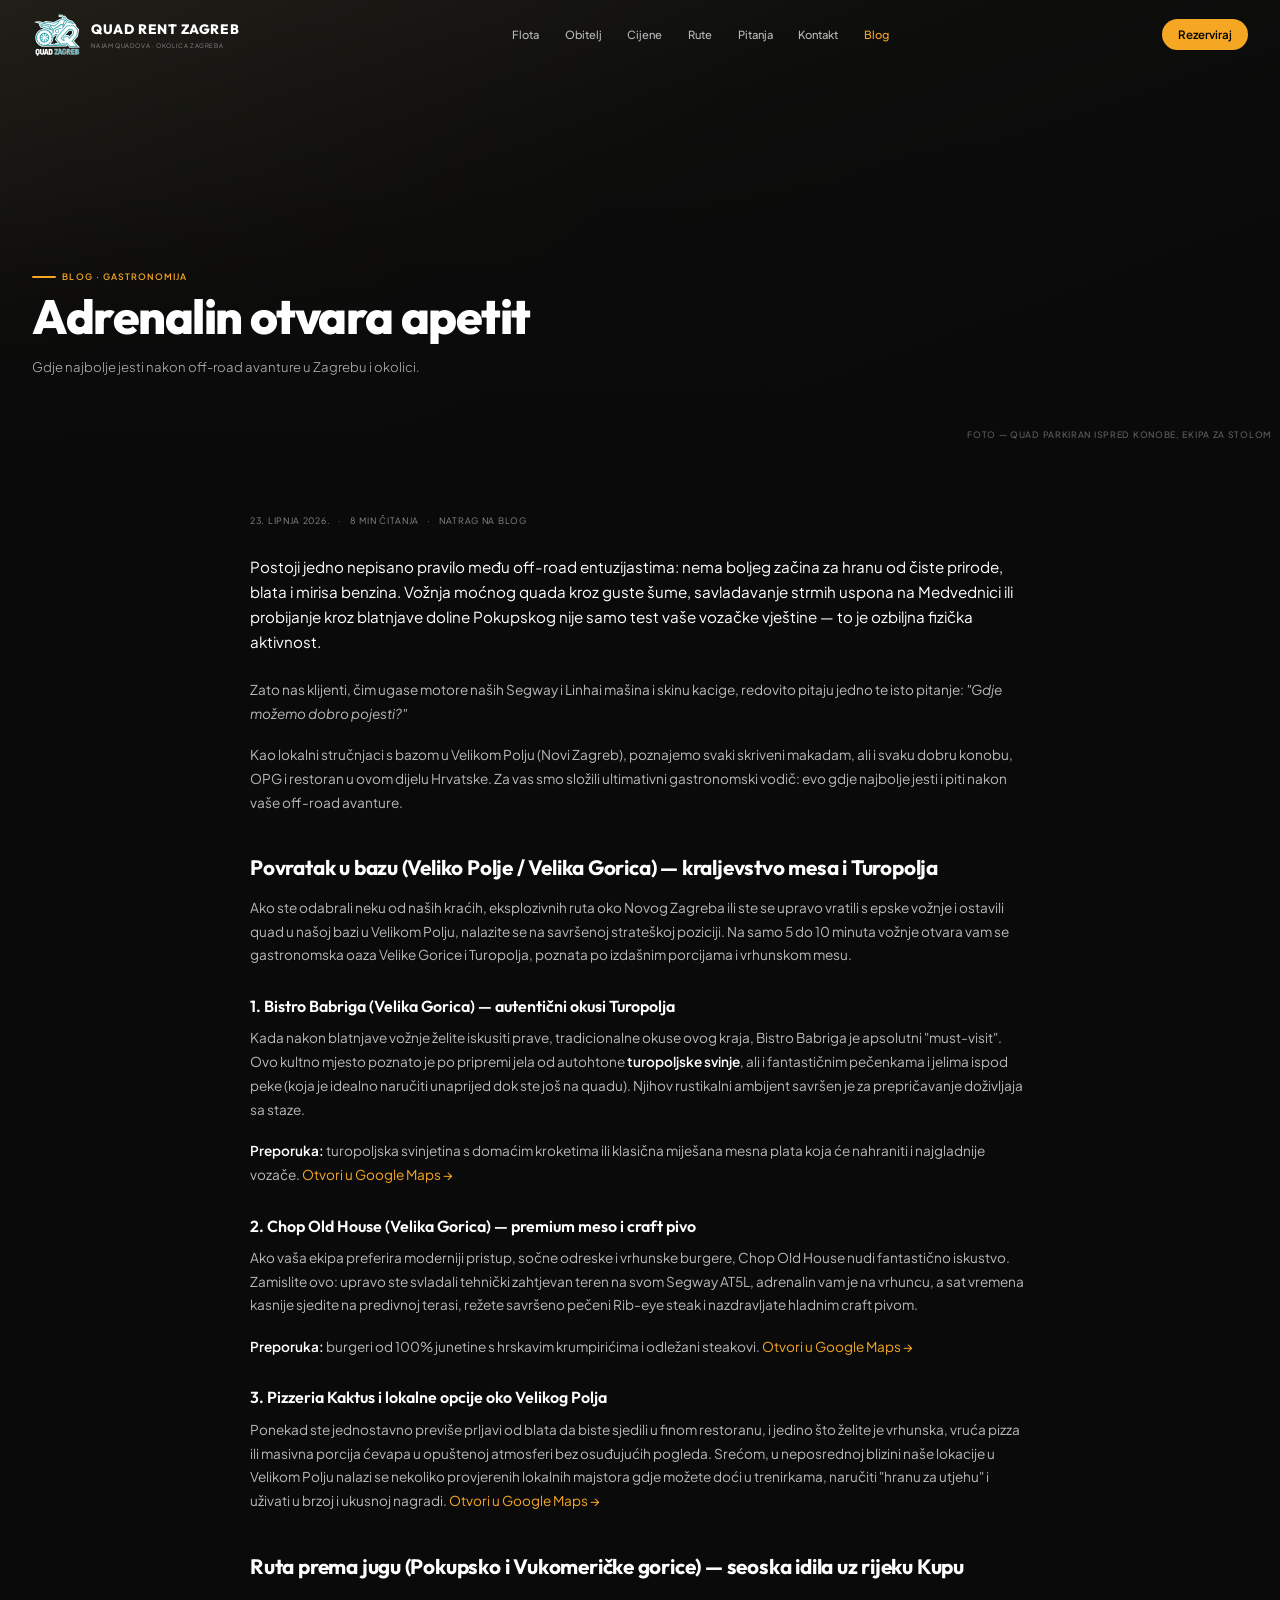
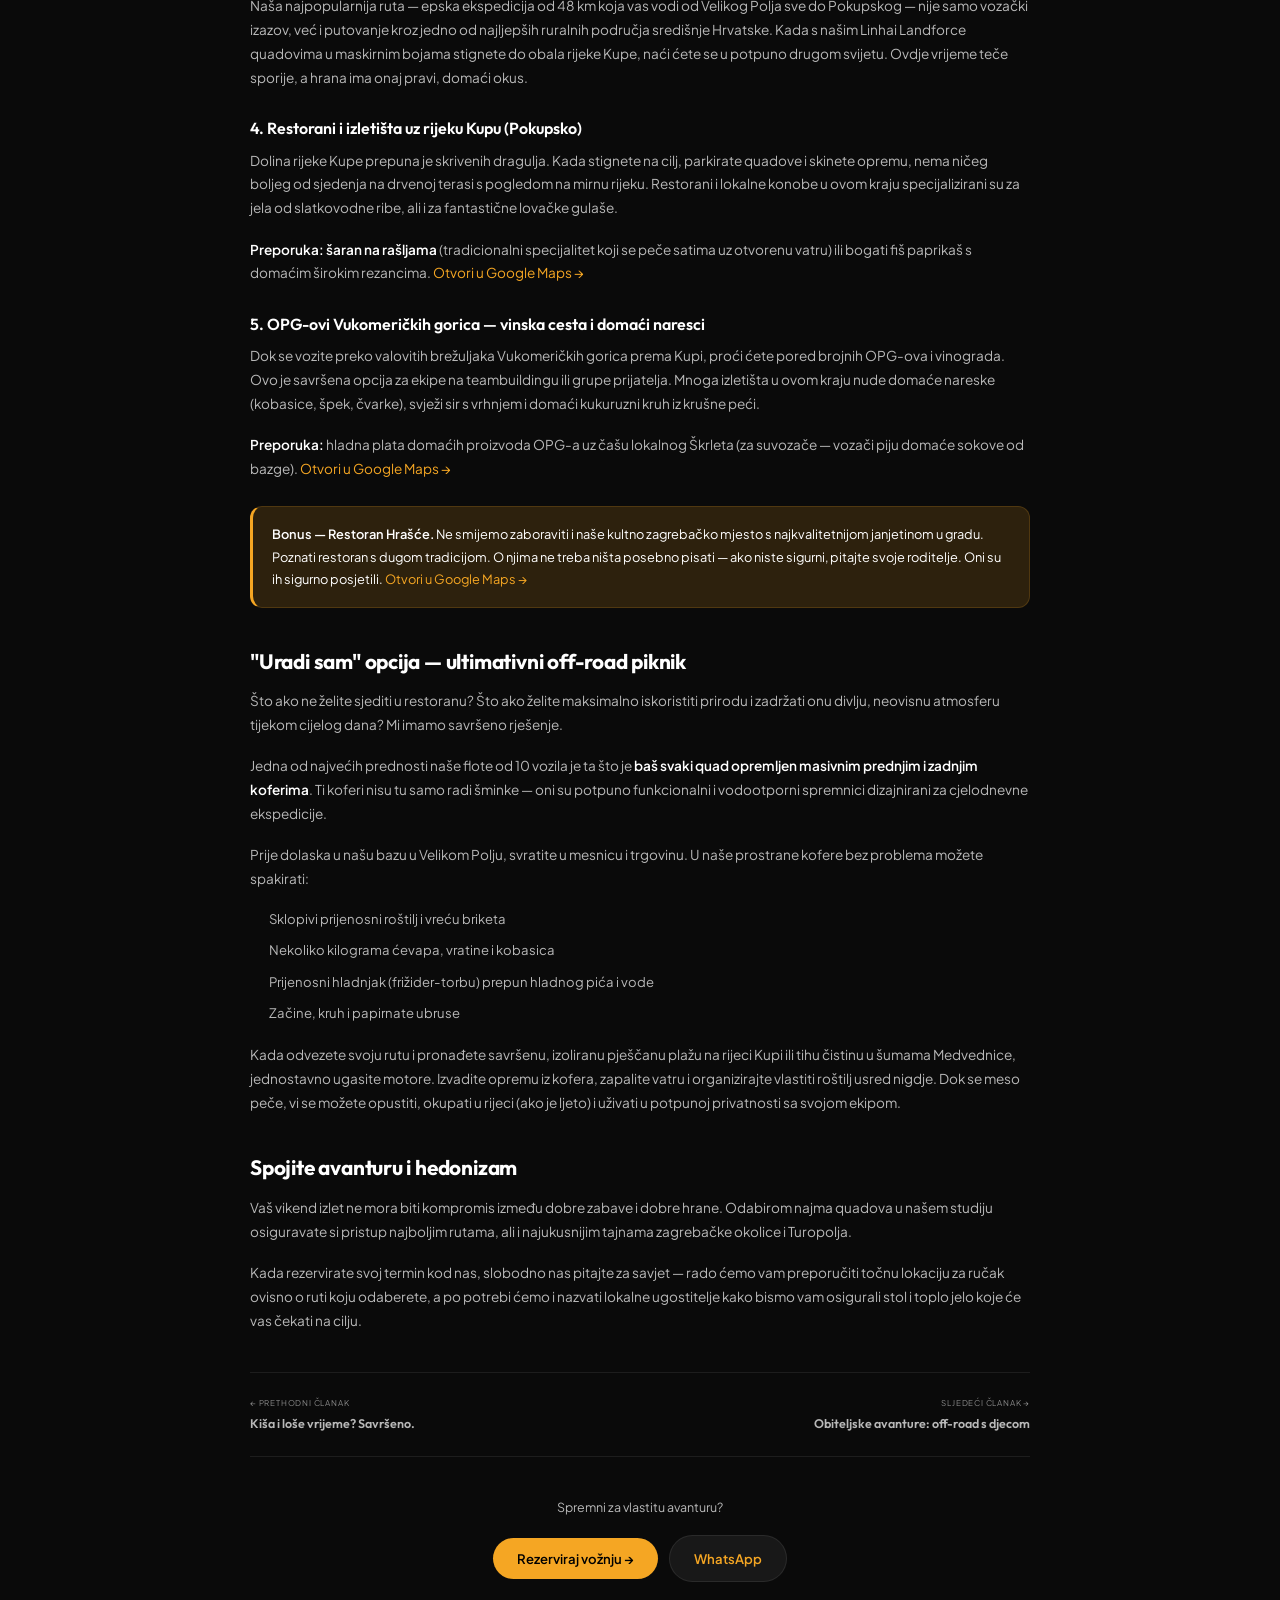
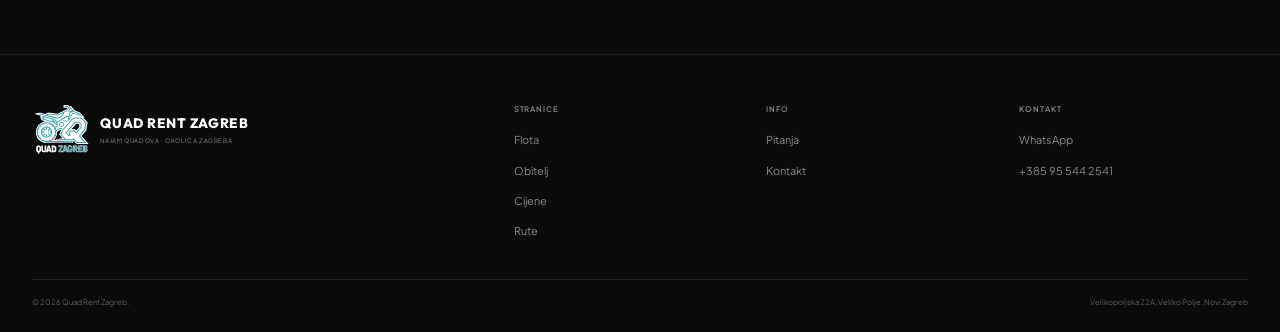
<file: blog-4.html>
<!DOCTYPE html>
<html lang="hr">
<head>
<meta charset="UTF-8">
<meta name="viewport" content="width=device-width, initial-scale=1.0">
<meta name="description" content="Gastronomski vodič nakon vožnje quada — najbolji restorani Turopolja, izletišta uz rijeku Kupu i ideje za off-road piknik.">
<title>Adrenalin otvara apetit — Quad Rent Zagreb</title>
<link rel="stylesheet" href="style.css">
</head>
<body>

<div class="mobile-menu" id="mobileMenu"><a href="index.html" onclick="toggleMenu()">Početna</a><a href="quad.html" onclick="toggleMenu()">Flota</a><a href="obitelj.html" onclick="toggleMenu()">Obitelj</a><a href="cijene.html" onclick="toggleMenu()">Cijene</a><a href="rute.html" onclick="toggleMenu()">Rute</a><a href="faq.html" onclick="toggleMenu()">Pitanja</a><a href="kontakt.html" onclick="toggleMenu()">Kontakt</a><a href="blog.html" onclick="toggleMenu()">Blog</a></div>
<nav class="nav" id="nav"><div class="container nav__inner"><a href="index.html" class="nav__logo" style="display:inline-flex;align-items:center;gap:0.6rem"><img src="logo_quad_zagreb.svg" alt="Quad Rent Zagreb" style="height:44px;width:auto;display:block"><span style="display:inline-block">Quad Rent Zagreb<small>Najam quadova · okolica Zagreba</small></span></a><div class="nav__links"><a href="quad.html">Flota</a><a href="obitelj.html">Obitelj</a><a href="cijene.html">Cijene</a><a href="rute.html">Rute</a><a href="faq.html">Pitanja</a><a href="kontakt.html">Kontakt</a><a href="blog.html" class="active">Blog</a></div><button class="btn btn--accent btn--sm nav__book" onclick="openBooking()">Rezerviraj</button><button class="nav__hamburger" id="hamburger" onclick="toggleMenu()" aria-label="Izbornik"><span></span><span></span><span></span></button></div></nav>

<section class="hero hero--short">
  <div class="hero__bg ph"><span class="hero__bg-label">Foto — quad parkiran ispred konobe, ekipa za stolom</span></div>
  <div class="container hero__content">
    <div class="section-overline">Blog · Gastronomija</div>
    <h1 class="hero__headline" style="margin-top:0.6rem;font-size:clamp(1.7rem,4.6vw,3rem)">Adrenalin otvara apetit</h1>
    <p class="hero__sub">Gdje najbolje jesti nakon off-road avanture u Zagrebu i okolici.</p>
  </div>
</section>

<section class="page-section reveal">
  <div class="container">
    <article class="article">
      <div class="article-meta">
        <time datetime="2026-06-23">23. lipnja 2026.</time><span>·</span><span>8 min čitanja</span><span>·</span><a href="blog.html" style="color:var(--text-3)">Natrag na blog</a>
      </div>

      <p class="lead">Postoji jedno nepisano pravilo među off-road entuzijastima: nema boljeg začina za hranu od čiste prirode, blata i mirisa benzina. Vožnja moćnog quada kroz guste šume, savladavanje strmih uspona na Medvednici ili probijanje kroz blatnjave doline Pokupskog nije samo test vaše vozačke vještine — to je ozbiljna fizička aktivnost.</p>

<p>Zato nas klijenti, čim ugase motore naših Segway i Linhai mašina i skinu kacige, redovito pitaju jedno te isto pitanje: <em>"Gdje možemo dobro pojesti?"</em></p>

<p>Kao lokalni stručnjaci s bazom u Velikom Polju (Novi Zagreb), poznajemo svaki skriveni makadam, ali i svaku dobru konobu, OPG i restoran u ovom dijelu Hrvatske. Za vas smo složili ultimativni gastronomski vodič: evo gdje najbolje jesti i piti nakon vaše off-road avanture.</p>

<h2>Povratak u bazu (Veliko Polje / Velika Gorica) — kraljevstvo mesa i Turopolja</h2>

<p>Ako ste odabrali neku od naših kraćih, eksplozivnih ruta oko Novog Zagreba ili ste se upravo vratili s epske vožnje i ostavili quad u našoj bazi u Velikom Polju, nalazite se na savršenoj strateškoj poziciji. Na samo 5 do 10 minuta vožnje otvara vam se gastronomska oaza Velike Gorice i Turopolja, poznata po izdašnim porcijama i vrhunskom mesu.</p>

<h3>1. Bistro Babriga (Velika Gorica) — autentični okusi Turopolja</h3>
<p>Kada nakon blatnjave vožnje želite iskusiti prave, tradicionalne okuse ovog kraja, Bistro Babriga je apsolutni "must-visit". Ovo kultno mjesto poznato je po pripremi jela od autohtone <strong>turopoljske svinje</strong>, ali i fantastičnim pečenkama i jelima ispod peke (koja je idealno naručiti unaprijed dok ste još na quadu). Njihov rustikalni ambijent savršen je za prepričavanje doživljaja sa staze.</p>
<p><strong>Preporuka:</strong> turopoljska svinjetina s domaćim kroketima ili klasična miješana mesna plata koja će nahraniti i najgladnije vozače. <a href="https://maps.app.goo.gl/sWdkBjukXXZGbhhg9?g_st=ic" target="_blank" rel="noopener" style="color:var(--accent)">Otvori u Google Maps →</a></p>

<h3>2. Chop Old House (Velika Gorica) — premium meso i craft pivo</h3>
<p>Ako vaša ekipa preferira moderniji pristup, sočne odreske i vrhunske burgere, Chop Old House nudi fantastično iskustvo. Zamislite ovo: upravo ste svladali tehnički zahtjevan teren na svom Segway AT5L, adrenalin vam je na vrhuncu, a sat vremena kasnije sjedite na predivnoj terasi, režete savršeno pečeni Rib-eye steak i nazdravljate hladnim craft pivom.</p>
<p><strong>Preporuka:</strong> burgeri od 100% junetine s hrskavim krumpirićima i odležani steakovi. <a href="https://maps.app.goo.gl/ZfjfRU49be67Uw1t8?g_st=ic" target="_blank" rel="noopener" style="color:var(--accent)">Otvori u Google Maps →</a></p>

<h3>3. Pizzeria Kaktus i lokalne opcije oko Velikog Polja</h3>
<p>Ponekad ste jednostavno previše prljavi od blata da biste sjedili u finom restoranu, i jedino što želite je vrhunska, vruća pizza ili masivna porcija ćevapa u opuštenoj atmosferi bez osuđujućih pogleda. Srećom, u neposrednoj blizini naše lokacije u Velikom Polju nalazi se nekoliko provjerenih lokalnih majstora gdje možete doći u trenirkama, naručiti "hranu za utjehu" i uživati u brzoj i ukusnoj nagradi. <a href="https://maps.app.goo.gl/t2FYFGmvBdBX9rnT9?g_st=ic" target="_blank" rel="noopener" style="color:var(--accent)">Otvori u Google Maps →</a></p>

<h2>Ruta prema jugu (Pokupsko i Vukomeričke gorice) — seoska idila uz rijeku Kupu</h2>

<p>Naša najpopularnija ruta — epska ekspedicija od 48 km koja vas vodi od Velikog Polja sve do Pokupskog — nije samo vozački izazov, već i putovanje kroz jedno od najljepših ruralnih područja središnje Hrvatske. Kada s našim Linhai Landforce quadovima u maskirnim bojama stignete do obala rijeke Kupe, naći ćete se u potpuno drugom svijetu. Ovdje vrijeme teče sporije, a hrana ima onaj pravi, domaći okus.</p>

<h3>4. Restorani i izletišta uz rijeku Kupu (Pokupsko)</h3>
<p>Dolina rijeke Kupe prepuna je skrivenih dragulja. Kada stignete na cilj, parkirate quadove i skinete opremu, nema ničeg boljeg od sjedenja na drvenoj terasi s pogledom na mirnu rijeku. Restorani i lokalne konobe u ovom kraju specijalizirani su za jela od slatkovodne ribe, ali i za fantastične lovačke gulaše.</p>
<p><strong>Preporuka:</strong> <strong>šaran na rašljama</strong> (tradicionalni specijalitet koji se peče satima uz otvorenu vatru) ili bogati fiš paprikaš s domaćim širokim rezancima. <a href="https://maps.app.goo.gl/pHoa8nrYFj6q4CPQ7?g_st=ic" target="_blank" rel="noopener" style="color:var(--accent)">Otvori u Google Maps →</a></p>

<h3>5. OPG-ovi Vukomeričkih gorica — vinska cesta i domaći naresci</h3>
<p>Dok se vozite preko valovitih brežuljaka Vukomeričkih gorica prema Kupi, proći ćete pored brojnih OPG-ova i vinograda. Ovo je savršena opcija za ekipe na teambuildingu ili grupe prijatelja. Mnoga izletišta u ovom kraju nude domaće nareske (kobasice, špek, čvarke), svježi sir s vrhnjem i domaći kukuruzni kruh iz krušne peći.</p>
<p><strong>Preporuka:</strong> hladna plata domaćih proizvoda OPG-a uz čašu lokalnog Škrleta (za suvozače — vozači piju domaće sokove od bazge). <a href="https://maps.app.goo.gl/yWEXykDHGAVZPKGB7?g_st=ic" target="_blank" rel="noopener" style="color:var(--accent)">Otvori u Google Maps →</a></p>

<div class="article-callout"><p><strong>Bonus — Restoran Hrašće.</strong> Ne smijemo zaboraviti i naše kultno zagrebačko mjesto s najkvalitetnijom janjetinom u gradu. Poznati restoran s dugom tradicijom. O njima ne treba ništa posebno pisati — ako niste sigurni, pitajte svoje roditelje. Oni su ih sigurno posjetili. <a href="https://maps.app.goo.gl/Mz1eeKtSgWHBgvJH8?g_st=ic" target="_blank" rel="noopener" style="color:var(--accent)">Otvori u Google Maps →</a></p></div>

<h2>"Uradi sam" opcija — ultimativni off-road piknik</h2>

<p>Što ako ne želite sjediti u restoranu? Što ako želite maksimalno iskoristiti prirodu i zadržati onu divlju, neovisnu atmosferu tijekom cijelog dana? Mi imamo savršeno rješenje.</p>

<p>Jedna od najvećih prednosti naše flote od 10 vozila je ta što je <strong>baš svaki quad opremljen masivnim prednjim i zadnjim koferima</strong>. Ti koferi nisu tu samo radi šminke — oni su potpuno funkcionalni i vodootporni spremnici dizajnirani za cjelodnevne ekspedicije.</p>

<p>Prije dolaska u našu bazu u Velikom Polju, svratite u mesnicu i trgovinu. U naše prostrane kofere bez problema možete spakirati:</p>

<ul>
  <li>Sklopivi prijenosni roštilj i vreću briketa</li>
  <li>Nekoliko kilograma ćevapa, vratine i kobasica</li>
  <li>Prijenosni hladnjak (frižider-torbu) prepun hladnog pića i vode</li>
  <li>Začine, kruh i papirnate ubruse</li>
</ul>

<p>Kada odvezete svoju rutu i pronađete savršenu, izoliranu pješčanu plažu na rijeci Kupi ili tihu čistinu u šumama Medvednice, jednostavno ugasite motore. Izvadite opremu iz kofera, zapalite vatru i organizirajte vlastiti roštilj usred nigdje. Dok se meso peče, vi se možete opustiti, okupati u rijeci (ako je ljeto) i uživati u potpunoj privatnosti sa svojom ekipom.</p>

<h2>Spojite avanturu i hedonizam</h2>

<p>Vaš vikend izlet ne mora biti kompromis između dobre zabave i dobre hrane. Odabirom najma quadova u našem studiju osiguravate si pristup najboljim rutama, ali i najukusnijim tajnama zagrebačke okolice i Turopolja.</p>

<p>Kada rezervirate svoj termin kod nas, slobodno nas pitajte za savjet — rado ćemo vam preporučiti točnu lokaciju za ručak ovisno o ruti koju odaberete, a po potrebi ćemo i nazvati lokalne ugostitelje kako bismo vam osigurali stol i toplo jelo koje će vas čekati na cilju.</p>

      <div class="blog-nav">
        <a href="blog-3.html" class="blog-nav__item"><div class="blog-nav__item-label">← Prethodni članak</div><div class="blog-nav__item-title">Kiša i loše vrijeme? Savršeno.</div></a>
        <a href="blog-5.html" class="blog-nav__item blog-nav__item--next"><div class="blog-nav__item-label">Sljedeći članak →</div><div class="blog-nav__item-title">Obiteljske avanture: off-road s djecom</div></a>
      </div>

      <div style="text-align:center;padding:0.5rem 0 0.5rem">
        <p style="font-size:0.78rem;color:var(--text-2);margin-bottom:1rem">Spremni za vlastitu avanturu?</p>
        <button class="btn btn--accent" onclick="openBooking()">Rezerviraj vožnju →</button>
        <a href="https://wa.me/385955442541" target="_blank" rel="noopener" class="btn btn--ghost" style="margin-left:0.5rem">WhatsApp</a>
      </div>
    </article>
  </div>
</section>

<div class="modal-overlay" id="bookingModal" onclick="if(event.target===this)closeBooking()"><div class="modal"><button class="modal__close" onclick="closeBooking()">✕</button><div class="modal__title">Rezerviraj vožnju</div><div class="modal__sub">Odaberi quadove i pošalji WhatsApp poruku</div><div class="modal__group"><label class="modal__label">Trajanje</label><div class="modal__toggle" id="durationToggle"><button class="modal__toggle-btn active" data-dur="half" onclick="setDuration('half')">Pola dana<span class="toggle-price">6h</span></button><button class="modal__toggle-btn" data-dur="full" onclick="setDuration('full')">Cijeli dan<span class="toggle-price">12h</span></button></div></div><div class="modal__group"><label class="modal__label">Datum</label><input type="date" class="modal__input" id="bookDate"></div><div class="modal__group"><label class="modal__label">Odaberi quadove</label><div class="quad-picker"><div class="quad-row"><div class="quad-row__info"><div class="quad-row__name">Segway AT5L</div><div class="quad-row__meta">€100 / €150 · max 4</div></div><div class="modal__stepper"><button class="modal__stepper-btn" onclick="changeCount('segway',-1)">−</button><span class="modal__stepper-val" id="count-segway">0</span><button class="modal__stepper-btn" onclick="changeCount('segway',1)">+</button></div></div><div class="quad-row"><div class="quad-row__info"><div class="quad-row__name">Linhai 550L</div><div class="quad-row__meta">€100 / €150 · max 2</div></div><div class="modal__stepper"><button class="modal__stepper-btn" onclick="changeCount('linhai550',-1)">−</button><span class="modal__stepper-val" id="count-linhai550">0</span><button class="modal__stepper-btn" onclick="changeCount('linhai550',1)">+</button></div></div><div class="quad-row"><div class="quad-row__info"><div class="quad-row__name">Linhai 650 Landforce</div><div class="quad-row__meta">€100 / €150 · max 2</div></div><div class="modal__stepper"><button class="modal__stepper-btn" onclick="changeCount('linhai650',-1)">−</button><span class="modal__stepper-val" id="count-linhai650">0</span><button class="modal__stepper-btn" onclick="changeCount('linhai650',1)">+</button></div></div><div class="quad-row"><div class="quad-row__info"><div class="quad-row__name">Linhai 1000</div><div class="quad-row__meta">€100 / €150 · max 2</div></div><div class="modal__stepper"><button class="modal__stepper-btn" onclick="changeCount('linhai1000',-1)">−</button><span class="modal__stepper-val" id="count-linhai1000">0</span><button class="modal__stepper-btn" onclick="changeCount('linhai1000',1)">+</button></div></div><div class="quad-row"><div class="quad-row__info"><div class="quad-row__name">Dječji quad</div><div class="quad-row__meta">€60 / €120 · max 2 · 6+ god</div></div><div class="modal__stepper"><button class="modal__stepper-btn" onclick="changeCount('kids',-1)">−</button><span class="modal__stepper-val" id="count-kids">0</span><button class="modal__stepper-btn" onclick="changeCount('kids',1)">+</button></div></div></div></div><div class="modal__summary" id="bookSummary"><div class="modal__summary-empty" id="summaryEmpty">Dodajte barem jedan quad</div><div class="modal__summary-total" id="summaryTotal" style="display:none"><span>Ukupno</span><span id="sumTotal">€0</span></div></div><button class="btn btn--accent btn--block" id="bookSubmit" onclick="sendWhatsApp()" style="padding:0.85rem" disabled>Pošalji WhatsApp poruku</button><p class="modal__note">Potvrđujemo u minutama.</p></div></div>

<footer class="footer"><div class="container"><div class="footer__top"><div class="footer__brand"><a href="index.html" class="nav__logo" style="display:inline-flex;align-items:center;gap:0.6rem"><img src="logo_quad_zagreb.svg" alt="Quad Rent Zagreb" style="height:52px;width:auto;display:block"><span style="display:inline-block">Quad Rent Zagreb<small>Najam quadova · okolica Zagreba</small></span></a></div><div><div class="footer__col-title">Stranice</div><ul class="footer__links"><li><a href="quad.html">Flota</a></li><li><a href="obitelj.html">Obitelj</a></li><li><a href="cijene.html">Cijene</a></li><li><a href="rute.html">Rute</a></li></ul></div><div><div class="footer__col-title">Info</div><ul class="footer__links"><li><a href="faq.html">Pitanja</a></li><li><a href="kontakt.html">Kontakt</a></li></ul></div><div><div class="footer__col-title">Kontakt</div><ul class="footer__links"><li><a href="https://wa.me/385955442541">WhatsApp</a></li><li><a href="tel:+385955442541">+385 95 544 2541</a></li></ul></div></div><div class="footer__bottom"><p>© 2026 Quad Rent Zagreb.</p><p>Velikopoljska 22A, Veliko Polje, Novi Zagreb</p></div></div></footer>
<script src="main.js"></script>
</body>
</html>
</file>
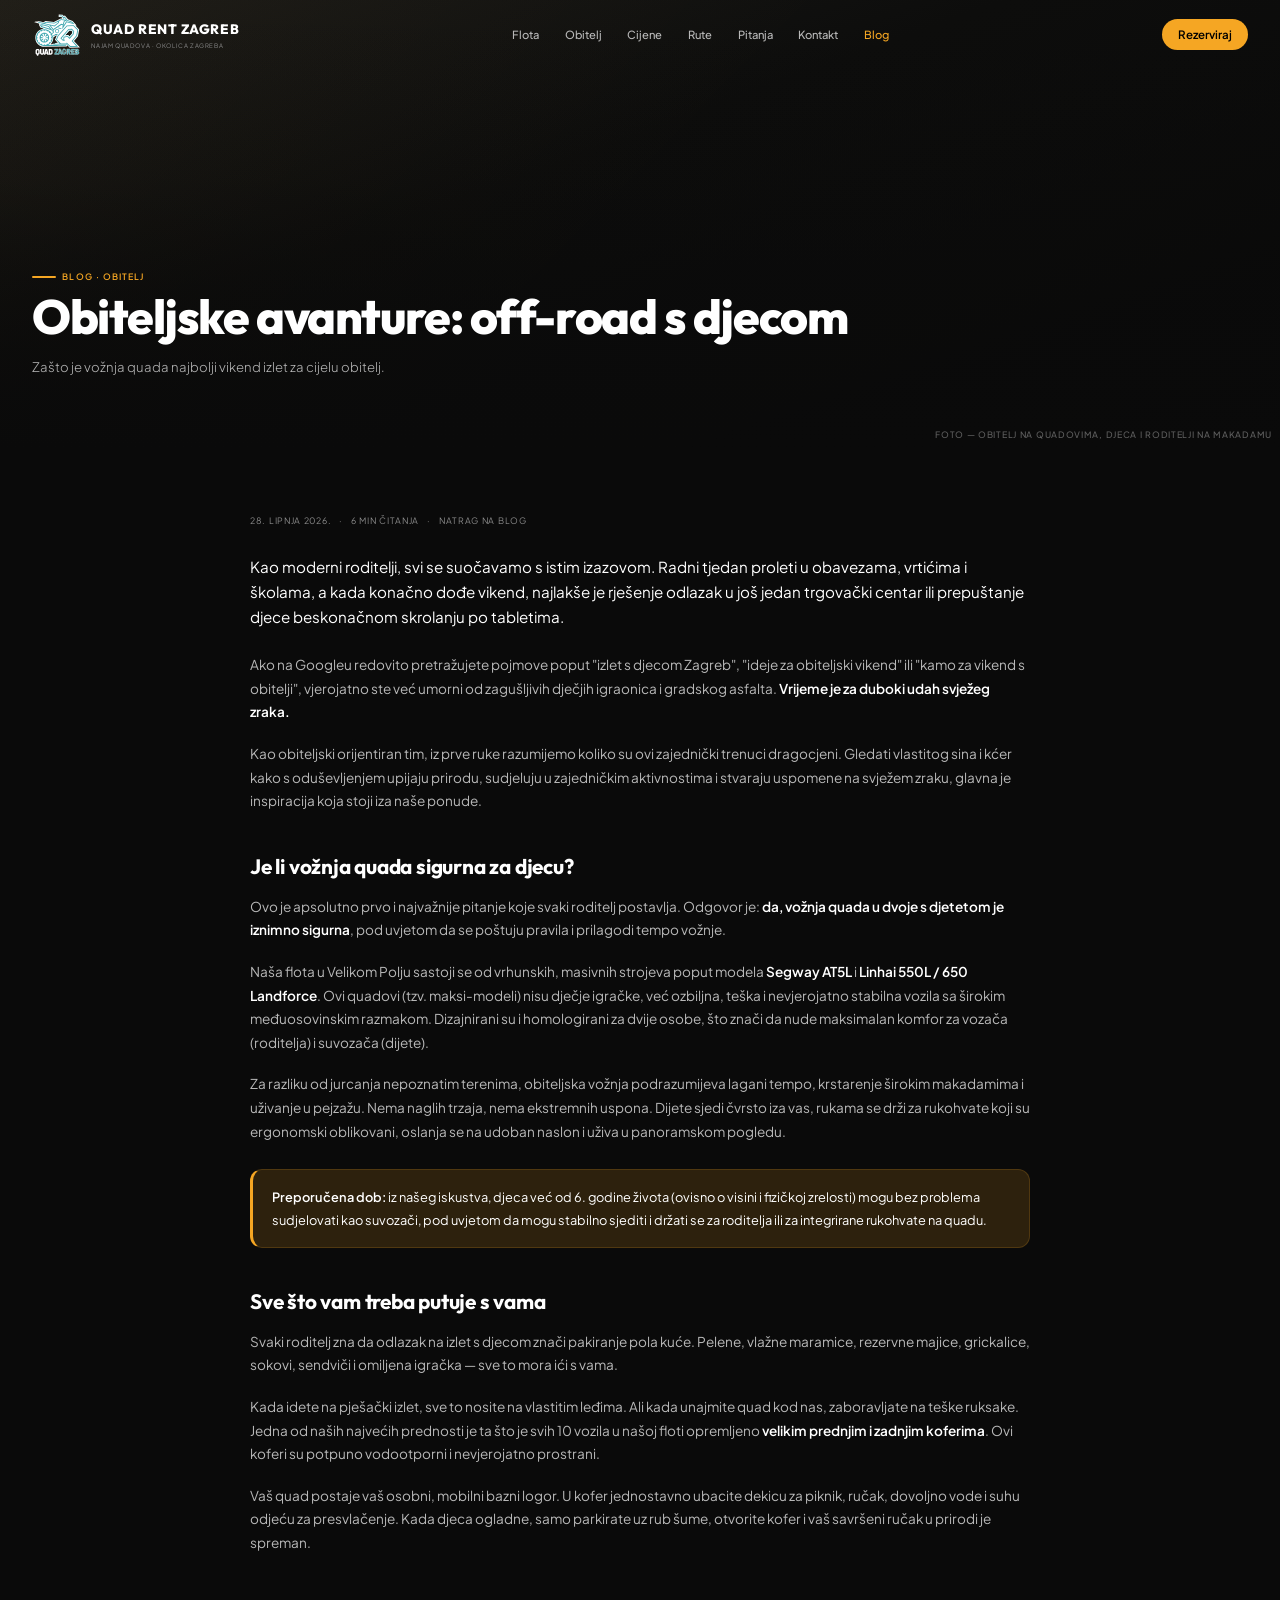
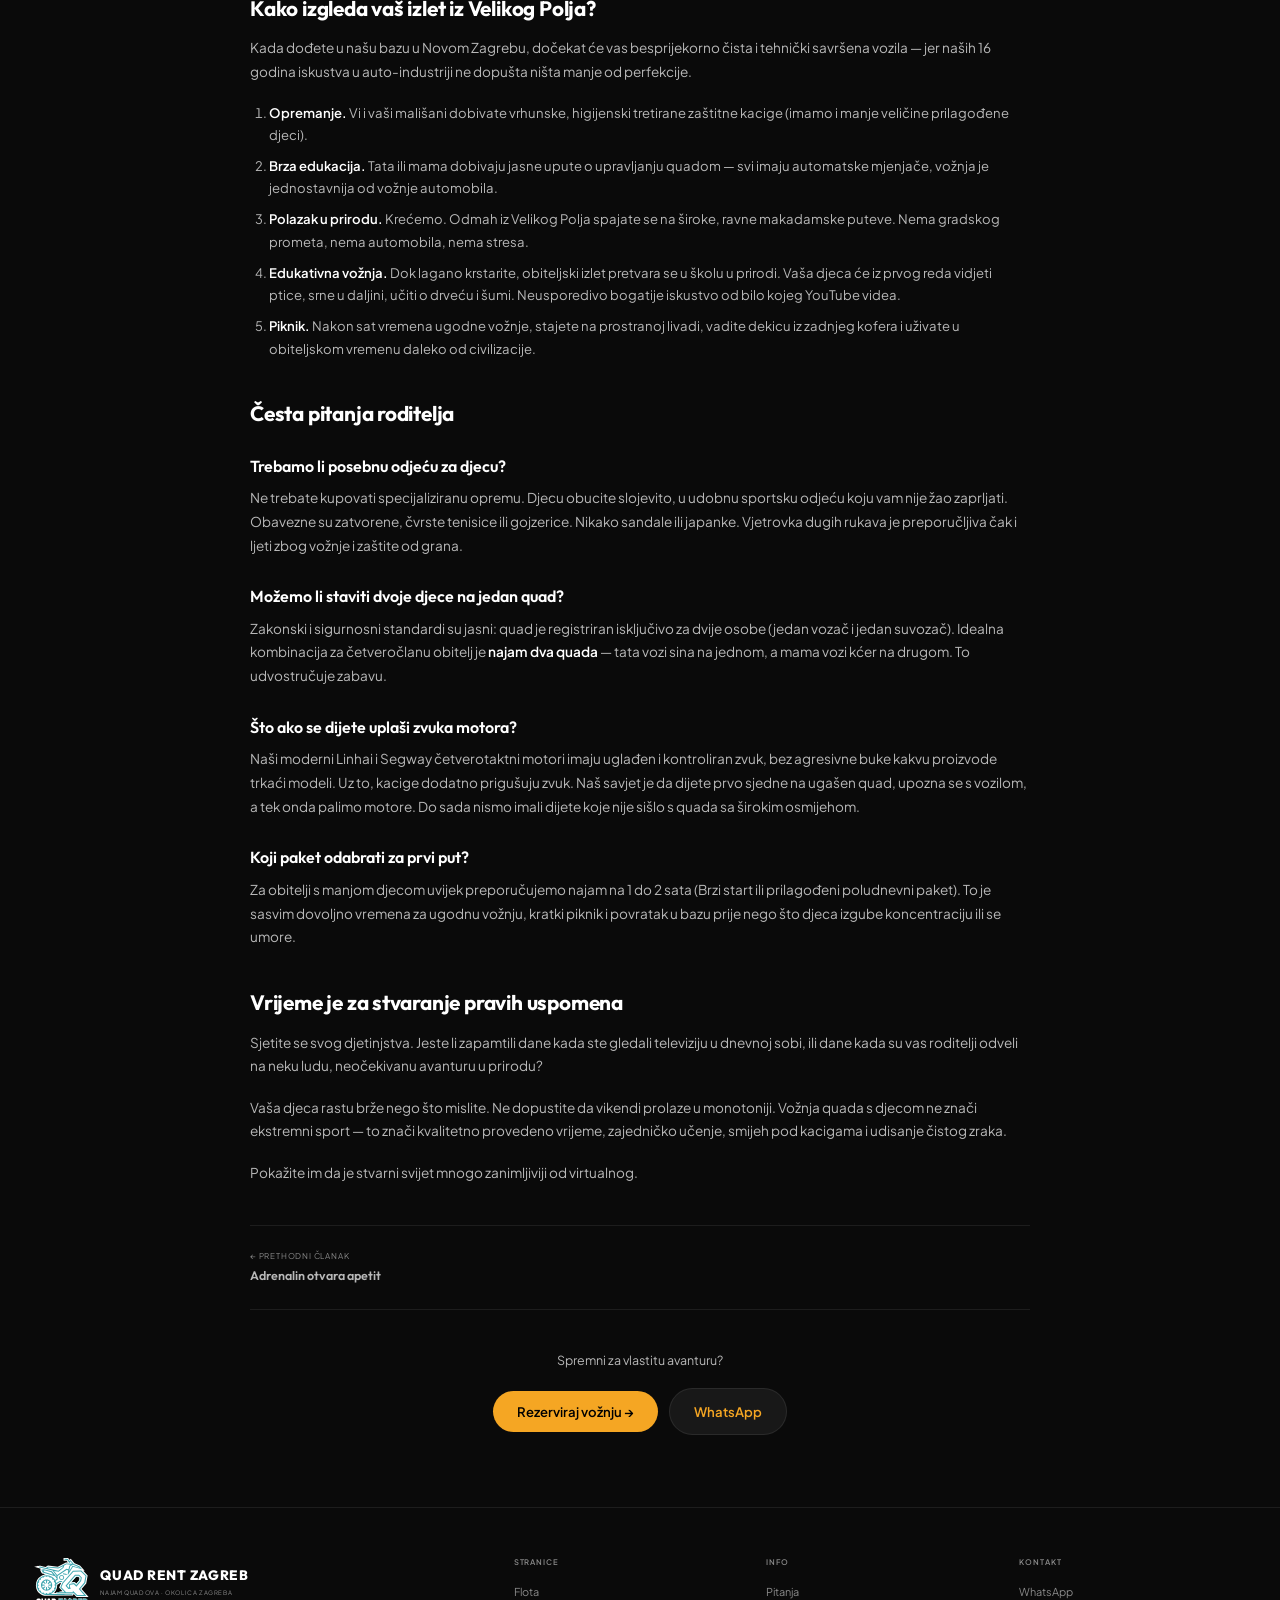
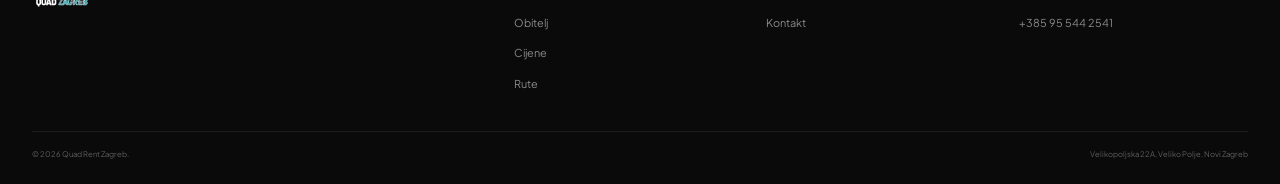
<file: blog-5.html>
<!DOCTYPE html>
<html lang="hr">
<head>
<meta charset="UTF-8">
<meta name="viewport" content="width=device-width, initial-scale=1.0">
<meta name="description" content="Obiteljski vodič za vožnju quada s djecom u okolici Zagreba — sigurnost, oprema, koji quad odabrati i kako planirati dan.">
<title>Obiteljske avanture: off-road s djecom — Quad Rent Zagreb</title>
<link rel="stylesheet" href="style.css">
</head>
<body>

<div class="mobile-menu" id="mobileMenu"><a href="index.html" onclick="toggleMenu()">Početna</a><a href="quad.html" onclick="toggleMenu()">Flota</a><a href="obitelj.html" onclick="toggleMenu()">Obitelj</a><a href="cijene.html" onclick="toggleMenu()">Cijene</a><a href="rute.html" onclick="toggleMenu()">Rute</a><a href="faq.html" onclick="toggleMenu()">Pitanja</a><a href="kontakt.html" onclick="toggleMenu()">Kontakt</a><a href="blog.html" onclick="toggleMenu()">Blog</a></div>
<nav class="nav" id="nav"><div class="container nav__inner"><a href="index.html" class="nav__logo" style="display:inline-flex;align-items:center;gap:0.6rem"><img src="logo_quad_zagreb.svg" alt="Quad Rent Zagreb" style="height:44px;width:auto;display:block"><span style="display:inline-block">Quad Rent Zagreb<small>Najam quadova · okolica Zagreba</small></span></a><div class="nav__links"><a href="quad.html">Flota</a><a href="obitelj.html">Obitelj</a><a href="cijene.html">Cijene</a><a href="rute.html">Rute</a><a href="faq.html">Pitanja</a><a href="kontakt.html">Kontakt</a><a href="blog.html" class="active">Blog</a></div><button class="btn btn--accent btn--sm nav__book" onclick="openBooking()">Rezerviraj</button><button class="nav__hamburger" id="hamburger" onclick="toggleMenu()" aria-label="Izbornik"><span></span><span></span><span></span></button></div></nav>

<section class="hero hero--short">
  <div class="hero__bg ph"><span class="hero__bg-label">Foto — obitelj na quadovima, djeca i roditelji na makadamu</span></div>
  <div class="container hero__content">
    <div class="section-overline">Blog · Obitelj</div>
    <h1 class="hero__headline" style="margin-top:0.6rem;font-size:clamp(1.7rem,4.6vw,3rem)">Obiteljske avanture: off-road s djecom</h1>
    <p class="hero__sub">Zašto je vožnja quada najbolji vikend izlet za cijelu obitelj.</p>
  </div>
</section>

<section class="page-section reveal">
  <div class="container">
    <article class="article">
      <div class="article-meta">
        <time datetime="2026-06-28">28. lipnja 2026.</time><span>·</span><span>6 min čitanja</span><span>·</span><a href="blog.html" style="color:var(--text-3)">Natrag na blog</a>
      </div>

      <p class="lead">Kao moderni roditelji, svi se suočavamo s istim izazovom. Radni tjedan proleti u obavezama, vrtićima i školama, a kada konačno dođe vikend, najlakše je rješenje odlazak u još jedan trgovački centar ili prepuštanje djece beskonačnom skrolanju po tabletima.</p>

<p>Ako na Googleu redovito pretražujete pojmove poput "izlet s djecom Zagreb", "ideje za obiteljski vikend" ili "kamo za vikend s obitelji", vjerojatno ste već umorni od zagušljivih dječjih igraonica i gradskog asfalta. <strong>Vrijeme je za duboki udah svježeg zraka.</strong></p>

<p>Kao obiteljski orijentiran tim, iz prve ruke razumijemo koliko su ovi zajednički trenuci dragocjeni. Gledati vlastitog sina i kćer kako s oduševljenjem upijaju prirodu, sudjeluju u zajedničkim aktivnostima i stvaraju uspomene na svježem zraku, glavna je inspiracija koja stoji iza naše ponude.</p>

<h2>Je li vožnja quada sigurna za djecu?</h2>

<p>Ovo je apsolutno prvo i najvažnije pitanje koje svaki roditelj postavlja. Odgovor je: <strong>da, vožnja quada u dvoje s djetetom je iznimno sigurna</strong>, pod uvjetom da se poštuju pravila i prilagodi tempo vožnje.</p>

<p>Naša flota u Velikom Polju sastoji se od vrhunskih, masivnih strojeva poput modela <strong>Segway AT5L</strong> i <strong>Linhai 550L / 650 Landforce</strong>. Ovi quadovi (tzv. maksi-modeli) nisu dječje igračke, već ozbiljna, teška i nevjerojatno stabilna vozila sa širokim međuosovinskim razmakom. Dizajnirani su i homologirani za dvije osobe, što znači da nude maksimalan komfor za vozača (roditelja) i suvozača (dijete).</p>

<p>Za razliku od jurcanja nepoznatim terenima, obiteljska vožnja podrazumijeva lagani tempo, krstarenje širokim makadamima i uživanje u pejzažu. Nema naglih trzaja, nema ekstremnih uspona. Dijete sjedi čvrsto iza vas, rukama se drži za rukohvate koji su ergonomski oblikovani, oslanja se na udoban naslon i uživa u panoramskom pogledu.</p>

<div class="article-callout"><p><strong>Preporučena dob:</strong> iz našeg iskustva, djeca već od 6. godine života (ovisno o visini i fizičkoj zrelosti) mogu bez problema sudjelovati kao suvozači, pod uvjetom da mogu stabilno sjediti i držati se za roditelja ili za integrirane rukohvate na quadu.</p></div>

<h2>Sve što vam treba putuje s vama</h2>

<p>Svaki roditelj zna da odlazak na izlet s djecom znači pakiranje pola kuće. Pelene, vlažne maramice, rezervne majice, grickalice, sokovi, sendviči i omiljena igračka — sve to mora ići s vama.</p>

<p>Kada idete na pješački izlet, sve to nosite na vlastitim leđima. Ali kada unajmite quad kod nas, zaboravljate na teške ruksake. Jedna od naših najvećih prednosti je ta što je svih 10 vozila u našoj floti opremljeno <strong>velikim prednjim i zadnjim koferima</strong>. Ovi koferi su potpuno vodootporni i nevjerojatno prostrani.</p>

<p>Vaš quad postaje vaš osobni, mobilni bazni logor. U kofer jednostavno ubacite dekicu za piknik, ručak, dovoljno vode i suhu odjeću za presvlačenje. Kada djeca ogladne, samo parkirate uz rub šume, otvorite kofer i vaš savršeni ručak u prirodi je spreman.</p>

<h2>Kako izgleda vaš izlet iz Velikog Polja?</h2>

<p>Kada dođete u našu bazu u Novom Zagrebu, dočekat će vas besprijekorno čista i tehnički savršena vozila — jer naših 16 godina iskustva u auto-industriji ne dopušta ništa manje od perfekcije.</p>

<ol>
  <li><strong>Opremanje.</strong> Vi i vaši mališani dobivate vrhunske, higijenski tretirane zaštitne kacige (imamo i manje veličine prilagođene djeci).</li>
  <li><strong>Brza edukacija.</strong> Tata ili mama dobivaju jasne upute o upravljanju quadom — svi imaju automatske mjenjače, vožnja je jednostavnija od vožnje automobila.</li>
  <li><strong>Polazak u prirodu.</strong> Krećemo. Odmah iz Velikog Polja spajate se na široke, ravne makadamske puteve. Nema gradskog prometa, nema automobila, nema stresa.</li>
  <li><strong>Edukativna vožnja.</strong> Dok lagano krstarite, obiteljski izlet pretvara se u školu u prirodi. Vaša djeca će iz prvog reda vidjeti ptice, srne u daljini, učiti o drveću i šumi. Neusporedivo bogatije iskustvo od bilo kojeg YouTube videa.</li>
  <li><strong>Piknik.</strong> Nakon sat vremena ugodne vožnje, stajete na prostranoj livadi, vadite dekicu iz zadnjeg kofera i uživate u obiteljskom vremenu daleko od civilizacije.</li>
</ol>

<h2>Česta pitanja roditelja</h2>

<h3>Trebamo li posebnu odjeću za djecu?</h3>
<p>Ne trebate kupovati specijaliziranu opremu. Djecu obucite slojevito, u udobnu sportsku odjeću koju vam nije žao zaprljati. Obavezne su zatvorene, čvrste tenisice ili gojzerice. Nikako sandale ili japanke. Vjetrovka dugih rukava je preporučljiva čak i ljeti zbog vožnje i zaštite od grana.</p>

<h3>Možemo li staviti dvoje djece na jedan quad?</h3>
<p>Zakonski i sigurnosni standardi su jasni: quad je registriran isključivo za dvije osobe (jedan vozač i jedan suvozač). Idealna kombinacija za četveročlanu obitelj je <strong>najam dva quada</strong> — tata vozi sina na jednom, a mama vozi kćer na drugom. To udvostručuje zabavu.</p>

<h3>Što ako se dijete uplaši zvuka motora?</h3>
<p>Naši moderni Linhai i Segway četverotaktni motori imaju uglađen i kontroliran zvuk, bez agresivne buke kakvu proizvode trkaći modeli. Uz to, kacige dodatno prigušuju zvuk. Naš savjet je da dijete prvo sjedne na ugašen quad, upozna se s vozilom, a tek onda palimo motore. Do sada nismo imali dijete koje nije sišlo s quada sa širokim osmijehom.</p>

<h3>Koji paket odabrati za prvi put?</h3>
<p>Za obitelji s manjom djecom uvijek preporučujemo najam na 1 do 2 sata (Brzi start ili prilagođeni poludnevni paket). To je sasvim dovoljno vremena za ugodnu vožnju, kratki piknik i povratak u bazu prije nego što djeca izgube koncentraciju ili se umore.</p>

<h2>Vrijeme je za stvaranje pravih uspomena</h2>

<p>Sjetite se svog djetinjstva. Jeste li zapamtili dane kada ste gledali televiziju u dnevnoj sobi, ili dane kada su vas roditelji odveli na neku ludu, neočekivanu avanturu u prirodu?</p>

<p>Vaša djeca rastu brže nego što mislite. Ne dopustite da vikendi prolaze u monotoniji. Vožnja quada s djecom ne znači ekstremni sport — to znači kvalitetno provedeno vrijeme, zajedničko učenje, smijeh pod kacigama i udisanje čistog zraka.</p>

<p>Pokažite im da je stvarni svijet mnogo zanimljiviji od virtualnog.</p>

      <div class="blog-nav">
        <a href="blog-4.html" class="blog-nav__item"><div class="blog-nav__item-label">← Prethodni članak</div><div class="blog-nav__item-title">Adrenalin otvara apetit</div></a>
        <span></span>
      </div>

      <div style="text-align:center;padding:0.5rem 0 0.5rem">
        <p style="font-size:0.78rem;color:var(--text-2);margin-bottom:1rem">Spremni za vlastitu avanturu?</p>
        <button class="btn btn--accent" onclick="openBooking()">Rezerviraj vožnju →</button>
        <a href="https://wa.me/385955442541" target="_blank" rel="noopener" class="btn btn--ghost" style="margin-left:0.5rem">WhatsApp</a>
      </div>
    </article>
  </div>
</section>

<div class="modal-overlay" id="bookingModal" onclick="if(event.target===this)closeBooking()"><div class="modal"><button class="modal__close" onclick="closeBooking()">✕</button><div class="modal__title">Rezerviraj vožnju</div><div class="modal__sub">Odaberi quadove i pošalji WhatsApp poruku</div><div class="modal__group"><label class="modal__label">Trajanje</label><div class="modal__toggle" id="durationToggle"><button class="modal__toggle-btn active" data-dur="half" onclick="setDuration('half')">Pola dana<span class="toggle-price">6h</span></button><button class="modal__toggle-btn" data-dur="full" onclick="setDuration('full')">Cijeli dan<span class="toggle-price">12h</span></button></div></div><div class="modal__group"><label class="modal__label">Datum</label><input type="date" class="modal__input" id="bookDate"></div><div class="modal__group"><label class="modal__label">Odaberi quadove</label><div class="quad-picker"><div class="quad-row"><div class="quad-row__info"><div class="quad-row__name">Segway AT5L</div><div class="quad-row__meta">€100 / €150 · max 4</div></div><div class="modal__stepper"><button class="modal__stepper-btn" onclick="changeCount('segway',-1)">−</button><span class="modal__stepper-val" id="count-segway">0</span><button class="modal__stepper-btn" onclick="changeCount('segway',1)">+</button></div></div><div class="quad-row"><div class="quad-row__info"><div class="quad-row__name">Linhai 550L</div><div class="quad-row__meta">€100 / €150 · max 2</div></div><div class="modal__stepper"><button class="modal__stepper-btn" onclick="changeCount('linhai550',-1)">−</button><span class="modal__stepper-val" id="count-linhai550">0</span><button class="modal__stepper-btn" onclick="changeCount('linhai550',1)">+</button></div></div><div class="quad-row"><div class="quad-row__info"><div class="quad-row__name">Linhai 650 Landforce</div><div class="quad-row__meta">€100 / €150 · max 2</div></div><div class="modal__stepper"><button class="modal__stepper-btn" onclick="changeCount('linhai650',-1)">−</button><span class="modal__stepper-val" id="count-linhai650">0</span><button class="modal__stepper-btn" onclick="changeCount('linhai650',1)">+</button></div></div><div class="quad-row"><div class="quad-row__info"><div class="quad-row__name">Linhai 1000</div><div class="quad-row__meta">€100 / €150 · max 2</div></div><div class="modal__stepper"><button class="modal__stepper-btn" onclick="changeCount('linhai1000',-1)">−</button><span class="modal__stepper-val" id="count-linhai1000">0</span><button class="modal__stepper-btn" onclick="changeCount('linhai1000',1)">+</button></div></div><div class="quad-row"><div class="quad-row__info"><div class="quad-row__name">Dječji quad</div><div class="quad-row__meta">€60 / €120 · max 2 · 6+ god</div></div><div class="modal__stepper"><button class="modal__stepper-btn" onclick="changeCount('kids',-1)">−</button><span class="modal__stepper-val" id="count-kids">0</span><button class="modal__stepper-btn" onclick="changeCount('kids',1)">+</button></div></div></div></div><div class="modal__summary" id="bookSummary"><div class="modal__summary-empty" id="summaryEmpty">Dodajte barem jedan quad</div><div class="modal__summary-total" id="summaryTotal" style="display:none"><span>Ukupno</span><span id="sumTotal">€0</span></div></div><button class="btn btn--accent btn--block" id="bookSubmit" onclick="sendWhatsApp()" style="padding:0.85rem" disabled>Pošalji WhatsApp poruku</button><p class="modal__note">Potvrđujemo u minutama.</p></div></div>

<footer class="footer"><div class="container"><div class="footer__top"><div class="footer__brand"><a href="index.html" class="nav__logo" style="display:inline-flex;align-items:center;gap:0.6rem"><img src="logo_quad_zagreb.svg" alt="Quad Rent Zagreb" style="height:52px;width:auto;display:block"><span style="display:inline-block">Quad Rent Zagreb<small>Najam quadova · okolica Zagreba</small></span></a></div><div><div class="footer__col-title">Stranice</div><ul class="footer__links"><li><a href="quad.html">Flota</a></li><li><a href="obitelj.html">Obitelj</a></li><li><a href="cijene.html">Cijene</a></li><li><a href="rute.html">Rute</a></li></ul></div><div><div class="footer__col-title">Info</div><ul class="footer__links"><li><a href="faq.html">Pitanja</a></li><li><a href="kontakt.html">Kontakt</a></li></ul></div><div><div class="footer__col-title">Kontakt</div><ul class="footer__links"><li><a href="https://wa.me/385955442541">WhatsApp</a></li><li><a href="tel:+385955442541">+385 95 544 2541</a></li></ul></div></div><div class="footer__bottom"><p>© 2026 Quad Rent Zagreb.</p><p>Velikopoljska 22A, Veliko Polje, Novi Zagreb</p></div></div></footer>
<script src="main.js"></script>
</body>
</html>
</file>
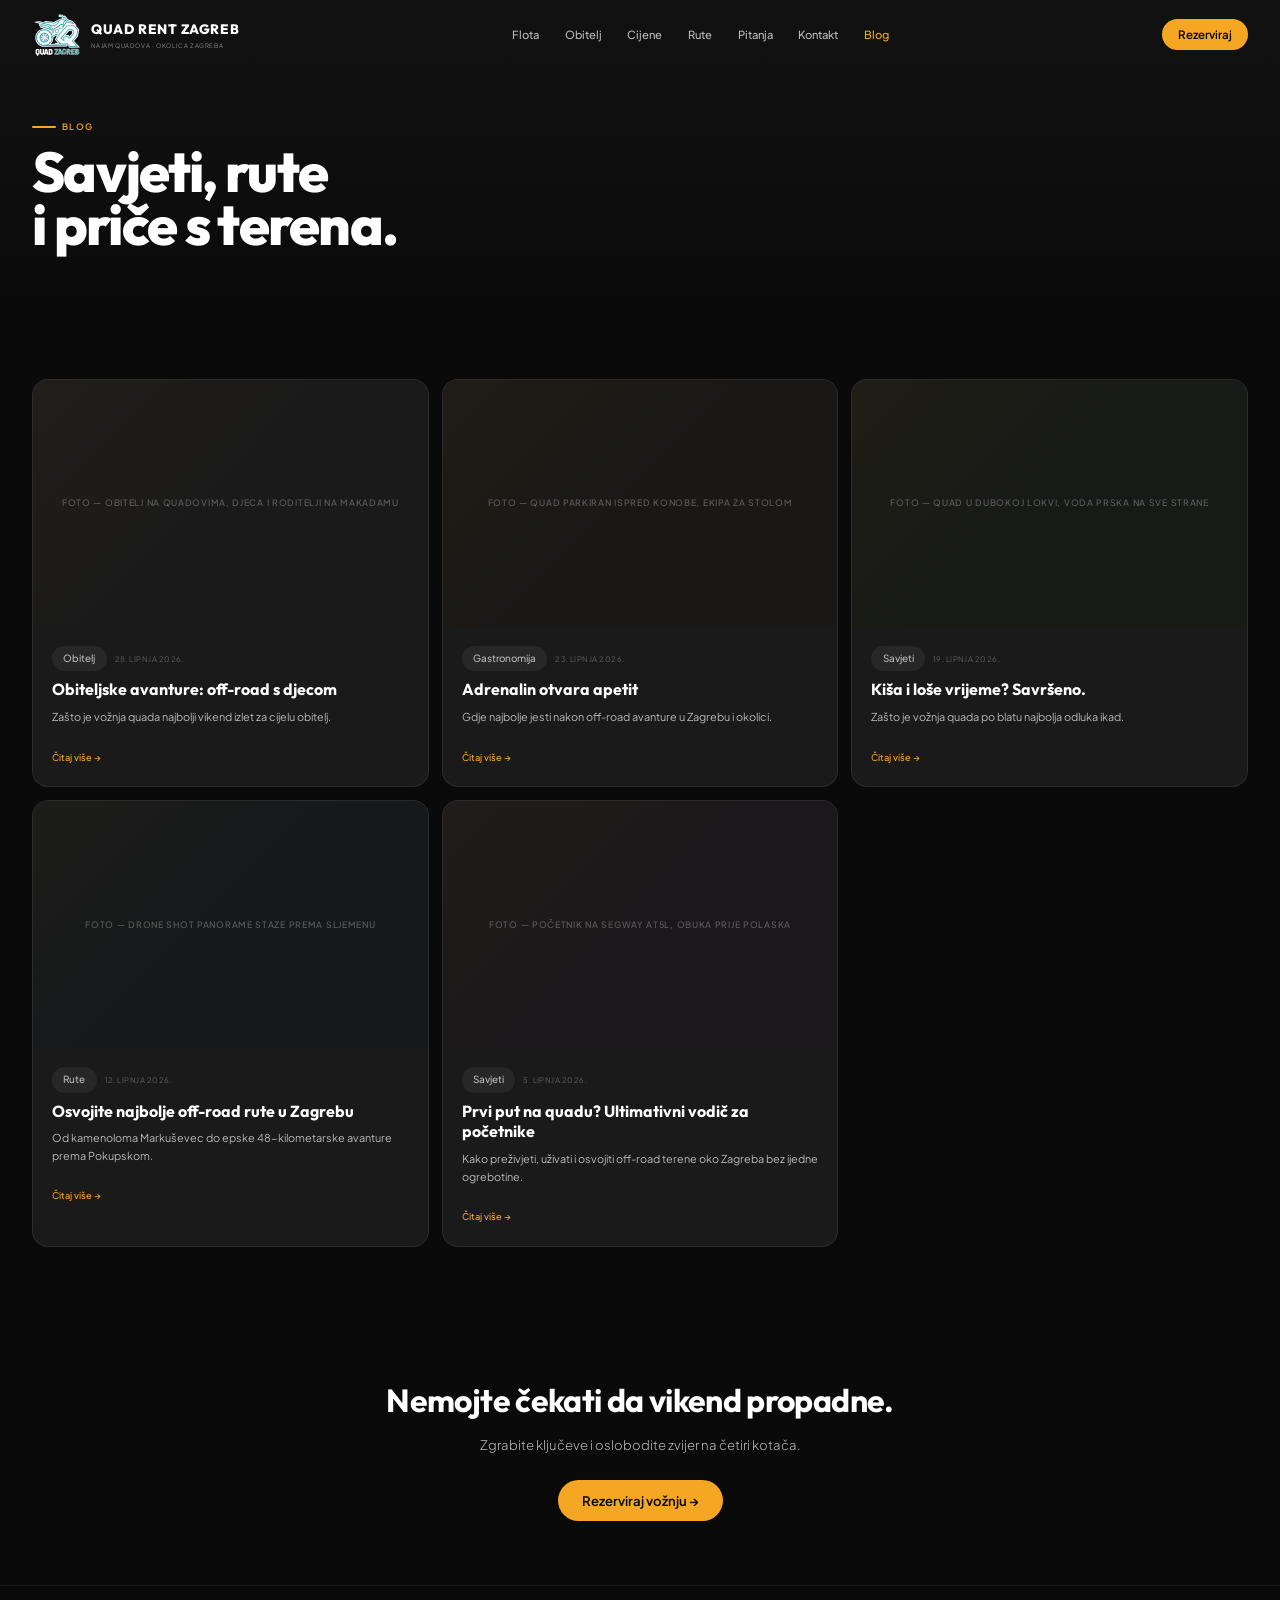
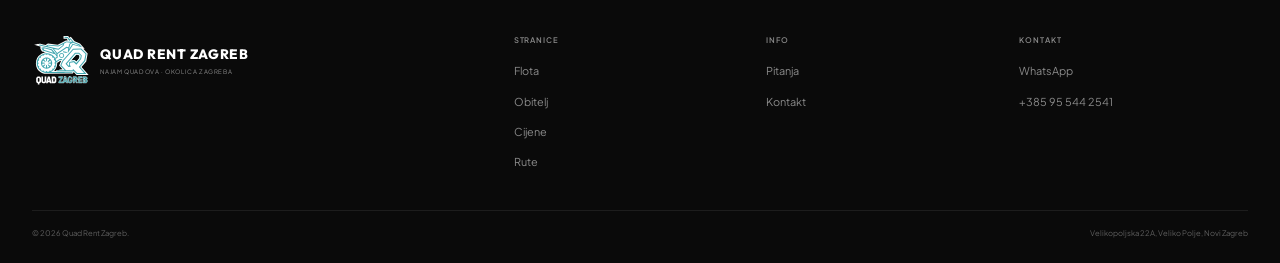
<file: blog.html>
<!DOCTYPE html>
<html lang="hr">
<head>
<meta charset="UTF-8">
<meta name="viewport" content="width=device-width, initial-scale=1.0">
<meta name="description" content="Blog Quad Rent Zagreb — savjeti za quad vožnju, najbolje rute u okolici Zagreba, quad avantura s djecom.">
<title>Blog — Quad Rent Zagreb</title>
<link rel="stylesheet" href="style.css">
</head>
<body>

<div class="mobile-menu" id="mobileMenu"><a href="index.html" onclick="toggleMenu()">Početna</a><a href="quad.html" onclick="toggleMenu()">Flota</a><a href="obitelj.html" onclick="toggleMenu()">Obitelj</a><a href="cijene.html" onclick="toggleMenu()">Cijene</a><a href="rute.html" onclick="toggleMenu()">Rute</a><a href="faq.html" onclick="toggleMenu()">Pitanja</a><a href="kontakt.html" onclick="toggleMenu()">Kontakt</a><a href="blog.html" onclick="toggleMenu()">Blog</a></div>
<nav class="nav" id="nav"><div class="container nav__inner"><a href="index.html" class="nav__logo" style="display:inline-flex;align-items:center;gap:0.6rem"><img src="logo_quad_zagreb.svg" alt="Quad Rent Zagreb" style="height:44px;width:auto;display:block"><span style="display:inline-block">Quad Rent Zagreb<small>Najam quadova · okolica Zagreba</small></span></a><div class="nav__links"><a href="quad.html">Flota</a><a href="obitelj.html">Obitelj</a><a href="cijene.html">Cijene</a><a href="rute.html">Rute</a><a href="faq.html">Pitanja</a><a href="kontakt.html">Kontakt</a><a href="blog.html" class="active">Blog</a></div><button class="btn btn--accent btn--sm nav__book" onclick="openBooking()">Rezerviraj</button><button class="nav__hamburger" id="hamburger" onclick="toggleMenu()" aria-label="Izbornik"><span></span><span></span><span></span></button></div></nav>

<section class="hero hero--short" style="min-height:35vh;min-height:35svh">
  <div class="hero__bg" style="background:var(--bg-alt)"></div>
  <div class="container hero__content">
    <div class="section-overline">Blog</div>
    <h1 class="hero__headline" style="margin-top:0.6rem;font-size:clamp(1.8rem,5vw,3.5rem)">Savjeti, rute<br>i priče s terena.</h1>
  </div>
</section>

<section class="page-section reveal">
  <div class="container">
    <div class="grid-3">

      <!-- ARTICLE 1 -->
      <article class="card" style="overflow:hidden">
        <a href="blog-5.html" style="text-decoration:none;color:inherit;display:block">
          <div class="ph" style="aspect-ratio:16/10;min-height:200px;"><span>Foto — obitelj na quadovima, djeca i roditelji na makadamu</span></div>
          <div style="padding:1.2rem;display:flex;flex-direction:column;gap:0.5rem">
            <div style="display:flex;gap:0.5rem;align-items:center">
              <span class="chip">Obitelj</span>
              <span style="font-size:0.48rem;color:var(--text-4);letter-spacing:0.06em;text-transform:uppercase">28. lipnja 2026.</span>
            </div>
            <h2 style="font-family:var(--font-d);font-weight:700;font-size:1rem;line-height:1.3">Obiteljske avanture: off-road s djecom</h2>
            <p style="font-size:0.68rem;color:var(--text-2);line-height:1.6">Zašto je vožnja quada najbolji vikend izlet za cijelu obitelj.</p>
            <div style="margin-top:auto;padding-top:0.5rem">
              <span style="font-size:0.58rem;color:var(--accent);font-weight:500">Čitaj više →</span>
            </div>
          </div>
        </a>
      </article>
      <!-- ARTICLE 2 -->
      <article class="card" style="overflow:hidden">
        <a href="blog-4.html" style="text-decoration:none;color:inherit;display:block">
          <div class="ph" style="aspect-ratio:16/10;min-height:200px;background:#1a1816"><span>Foto — quad parkiran ispred konobe, ekipa za stolom</span></div>
          <div style="padding:1.2rem;display:flex;flex-direction:column;gap:0.5rem">
            <div style="display:flex;gap:0.5rem;align-items:center">
              <span class="chip">Gastronomija</span>
              <span style="font-size:0.48rem;color:var(--text-4);letter-spacing:0.06em;text-transform:uppercase">23. lipnja 2026.</span>
            </div>
            <h2 style="font-family:var(--font-d);font-weight:700;font-size:1rem;line-height:1.3">Adrenalin otvara apetit</h2>
            <p style="font-size:0.68rem;color:var(--text-2);line-height:1.6">Gdje najbolje jesti nakon off-road avanture u Zagrebu i okolici.</p>
            <div style="margin-top:auto;padding-top:0.5rem">
              <span style="font-size:0.58rem;color:var(--accent);font-weight:500">Čitaj više →</span>
            </div>
          </div>
        </a>
      </article>
      <!-- ARTICLE 3 -->
      <article class="card" style="overflow:hidden">
        <a href="blog-3.html" style="text-decoration:none;color:inherit;display:block">
          <div class="ph" style="aspect-ratio:16/10;min-height:200px;background:#181a16"><span>Foto — quad u dubokoj lokvi, voda prska na sve strane</span></div>
          <div style="padding:1.2rem;display:flex;flex-direction:column;gap:0.5rem">
            <div style="display:flex;gap:0.5rem;align-items:center">
              <span class="chip">Savjeti</span>
              <span style="font-size:0.48rem;color:var(--text-4);letter-spacing:0.06em;text-transform:uppercase">19. lipnja 2026.</span>
            </div>
            <h2 style="font-family:var(--font-d);font-weight:700;font-size:1rem;line-height:1.3">Kiša i loše vrijeme? Savršeno.</h2>
            <p style="font-size:0.68rem;color:var(--text-2);line-height:1.6">Zašto je vožnja quada po blatu najbolja odluka ikad.</p>
            <div style="margin-top:auto;padding-top:0.5rem">
              <span style="font-size:0.58rem;color:var(--accent);font-weight:500">Čitaj više →</span>
            </div>
          </div>
        </a>
      </article>
      <!-- ARTICLE 4 -->
      <article class="card" style="overflow:hidden">
        <a href="blog-2.html" style="text-decoration:none;color:inherit;display:block">
          <div class="ph" style="aspect-ratio:16/10;min-height:200px;background:#16181a"><span>Foto — drone shot panorame staze prema Sljemenu</span></div>
          <div style="padding:1.2rem;display:flex;flex-direction:column;gap:0.5rem">
            <div style="display:flex;gap:0.5rem;align-items:center">
              <span class="chip">Rute</span>
              <span style="font-size:0.48rem;color:var(--text-4);letter-spacing:0.06em;text-transform:uppercase">12. lipnja 2026.</span>
            </div>
            <h2 style="font-family:var(--font-d);font-weight:700;font-size:1rem;line-height:1.3">Osvojite najbolje off-road rute u Zagrebu</h2>
            <p style="font-size:0.68rem;color:var(--text-2);line-height:1.6">Od kamenoloma Markuševec do epske 48-kilometarske avanture prema Pokupskom.</p>
            <div style="margin-top:auto;padding-top:0.5rem">
              <span style="font-size:0.58rem;color:var(--accent);font-weight:500">Čitaj više →</span>
            </div>
          </div>
        </a>
      </article>
      <!-- ARTICLE 5 -->
      <article class="card" style="overflow:hidden">
        <a href="blog-1.html" style="text-decoration:none;color:inherit;display:block">
          <div class="ph" style="aspect-ratio:16/10;min-height:200px;background:#1a181a"><span>Foto — početnik na Segway AT5L, obuka prije polaska</span></div>
          <div style="padding:1.2rem;display:flex;flex-direction:column;gap:0.5rem">
            <div style="display:flex;gap:0.5rem;align-items:center">
              <span class="chip">Savjeti</span>
              <span style="font-size:0.48rem;color:var(--text-4);letter-spacing:0.06em;text-transform:uppercase">5. lipnja 2026.</span>
            </div>
            <h2 style="font-family:var(--font-d);font-weight:700;font-size:1rem;line-height:1.3">Prvi put na quadu? Ultimativni vodič za početnike</h2>
            <p style="font-size:0.68rem;color:var(--text-2);line-height:1.6">Kako preživjeti, uživati i osvojiti off-road terene oko Zagreba bez ijedne ogrebotine.</p>
            <div style="margin-top:auto;padding-top:0.5rem">
              <span style="font-size:0.58rem;color:var(--accent);font-weight:500">Čitaj više →</span>
            </div>
          </div>
        </a>
      </article>


    </div>
  </div>
</section>

<!-- CTA -->
<section class="page-section reveal">
  <div class="container" style="text-align:center">
    <h2 class="section-title">Nemojte čekati da vikend propadne.</h2>
    <p class="section-desc" style="margin:0.5rem auto 1.5rem;text-align:center">Zgrabite ključeve i oslobodite zvijer na četiri kotača.</p>
    <button class="btn btn--accent" onclick="openBooking()">Rezerviraj vožnju →</button>
  </div>
</section>

<div class="modal-overlay" id="bookingModal" onclick="if(event.target===this)closeBooking()"><div class="modal"><button class="modal__close" onclick="closeBooking()">✕</button><div class="modal__title">Rezerviraj vožnju</div><div class="modal__sub">Odaberi quadove i pošalji WhatsApp poruku</div><div class="modal__group"><label class="modal__label">Trajanje</label><div class="modal__toggle" id="durationToggle"><button class="modal__toggle-btn active" data-dur="half" onclick="setDuration('half')">Pola dana<span class="toggle-price">6h</span></button><button class="modal__toggle-btn" data-dur="full" onclick="setDuration('full')">Cijeli dan<span class="toggle-price">12h</span></button></div></div><div class="modal__group"><label class="modal__label">Datum</label><input type="date" class="modal__input" id="bookDate"></div><div class="modal__group"><label class="modal__label">Odaberi quadove</label><div class="quad-picker"><div class="quad-row"><div class="quad-row__info"><div class="quad-row__name">Segway AT5L</div><div class="quad-row__meta">€100 / €150 · max 4</div></div><div class="modal__stepper"><button class="modal__stepper-btn" onclick="changeCount('segway',-1)">−</button><span class="modal__stepper-val" id="count-segway">0</span><button class="modal__stepper-btn" onclick="changeCount('segway',1)">+</button></div></div><div class="quad-row"><div class="quad-row__info"><div class="quad-row__name">Linhai 550L</div><div class="quad-row__meta">€100 / €150 · max 2</div></div><div class="modal__stepper"><button class="modal__stepper-btn" onclick="changeCount('linhai550',-1)">−</button><span class="modal__stepper-val" id="count-linhai550">0</span><button class="modal__stepper-btn" onclick="changeCount('linhai550',1)">+</button></div></div><div class="quad-row"><div class="quad-row__info"><div class="quad-row__name">Linhai 650 Landforce</div><div class="quad-row__meta">€100 / €150 · max 2</div></div><div class="modal__stepper"><button class="modal__stepper-btn" onclick="changeCount('linhai650',-1)">−</button><span class="modal__stepper-val" id="count-linhai650">0</span><button class="modal__stepper-btn" onclick="changeCount('linhai650',1)">+</button></div></div><div class="quad-row"><div class="quad-row__info"><div class="quad-row__name">Linhai 1000</div><div class="quad-row__meta">€100 / €150 · max 2</div></div><div class="modal__stepper"><button class="modal__stepper-btn" onclick="changeCount('linhai1000',-1)">−</button><span class="modal__stepper-val" id="count-linhai1000">0</span><button class="modal__stepper-btn" onclick="changeCount('linhai1000',1)">+</button></div></div><div class="quad-row"><div class="quad-row__info"><div class="quad-row__name">Dječji quad</div><div class="quad-row__meta">€60 / €120 · max 2 · 6+ god</div></div><div class="modal__stepper"><button class="modal__stepper-btn" onclick="changeCount('kids',-1)">−</button><span class="modal__stepper-val" id="count-kids">0</span><button class="modal__stepper-btn" onclick="changeCount('kids',1)">+</button></div></div></div></div><div class="modal__summary" id="bookSummary"><div class="modal__summary-empty" id="summaryEmpty">Dodajte barem jedan quad</div><div class="modal__summary-total" id="summaryTotal" style="display:none"><span>Ukupno</span><span id="sumTotal">€0</span></div></div><button class="btn btn--accent btn--block" id="bookSubmit" onclick="sendWhatsApp()" style="padding:0.85rem" disabled>Pošalji WhatsApp poruku</button><p class="modal__note">Potvrđujemo u minutama.</p></div></div>

<footer class="footer"><div class="container"><div class="footer__top"><div class="footer__brand"><a href="index.html" class="nav__logo" style="display:inline-flex;align-items:center;gap:0.6rem"><img src="logo_quad_zagreb.svg" alt="Quad Rent Zagreb" style="height:52px;width:auto;display:block"><span style="display:inline-block">Quad Rent Zagreb<small>Najam quadova · okolica Zagreba</small></span></a></div><div><div class="footer__col-title">Stranice</div><ul class="footer__links"><li><a href="quad.html">Flota</a></li><li><a href="obitelj.html">Obitelj</a></li><li><a href="cijene.html">Cijene</a></li><li><a href="rute.html">Rute</a></li></ul></div><div><div class="footer__col-title">Info</div><ul class="footer__links"><li><a href="faq.html">Pitanja</a></li><li><a href="kontakt.html">Kontakt</a></li></ul></div><div><div class="footer__col-title">Kontakt</div><ul class="footer__links"><li><a href="https://wa.me/385955442541">WhatsApp</a></li><li><a href="tel:+385955442541">+385 95 544 2541</a></li></ul></div></div><div class="footer__bottom"><p>© 2026 Quad Rent Zagreb.</p><p>Velikopoljska 22A, Veliko Polje, Novi Zagreb</p></div></div></footer>
<script src="main.js"></script>
</body>
</html>
</file>
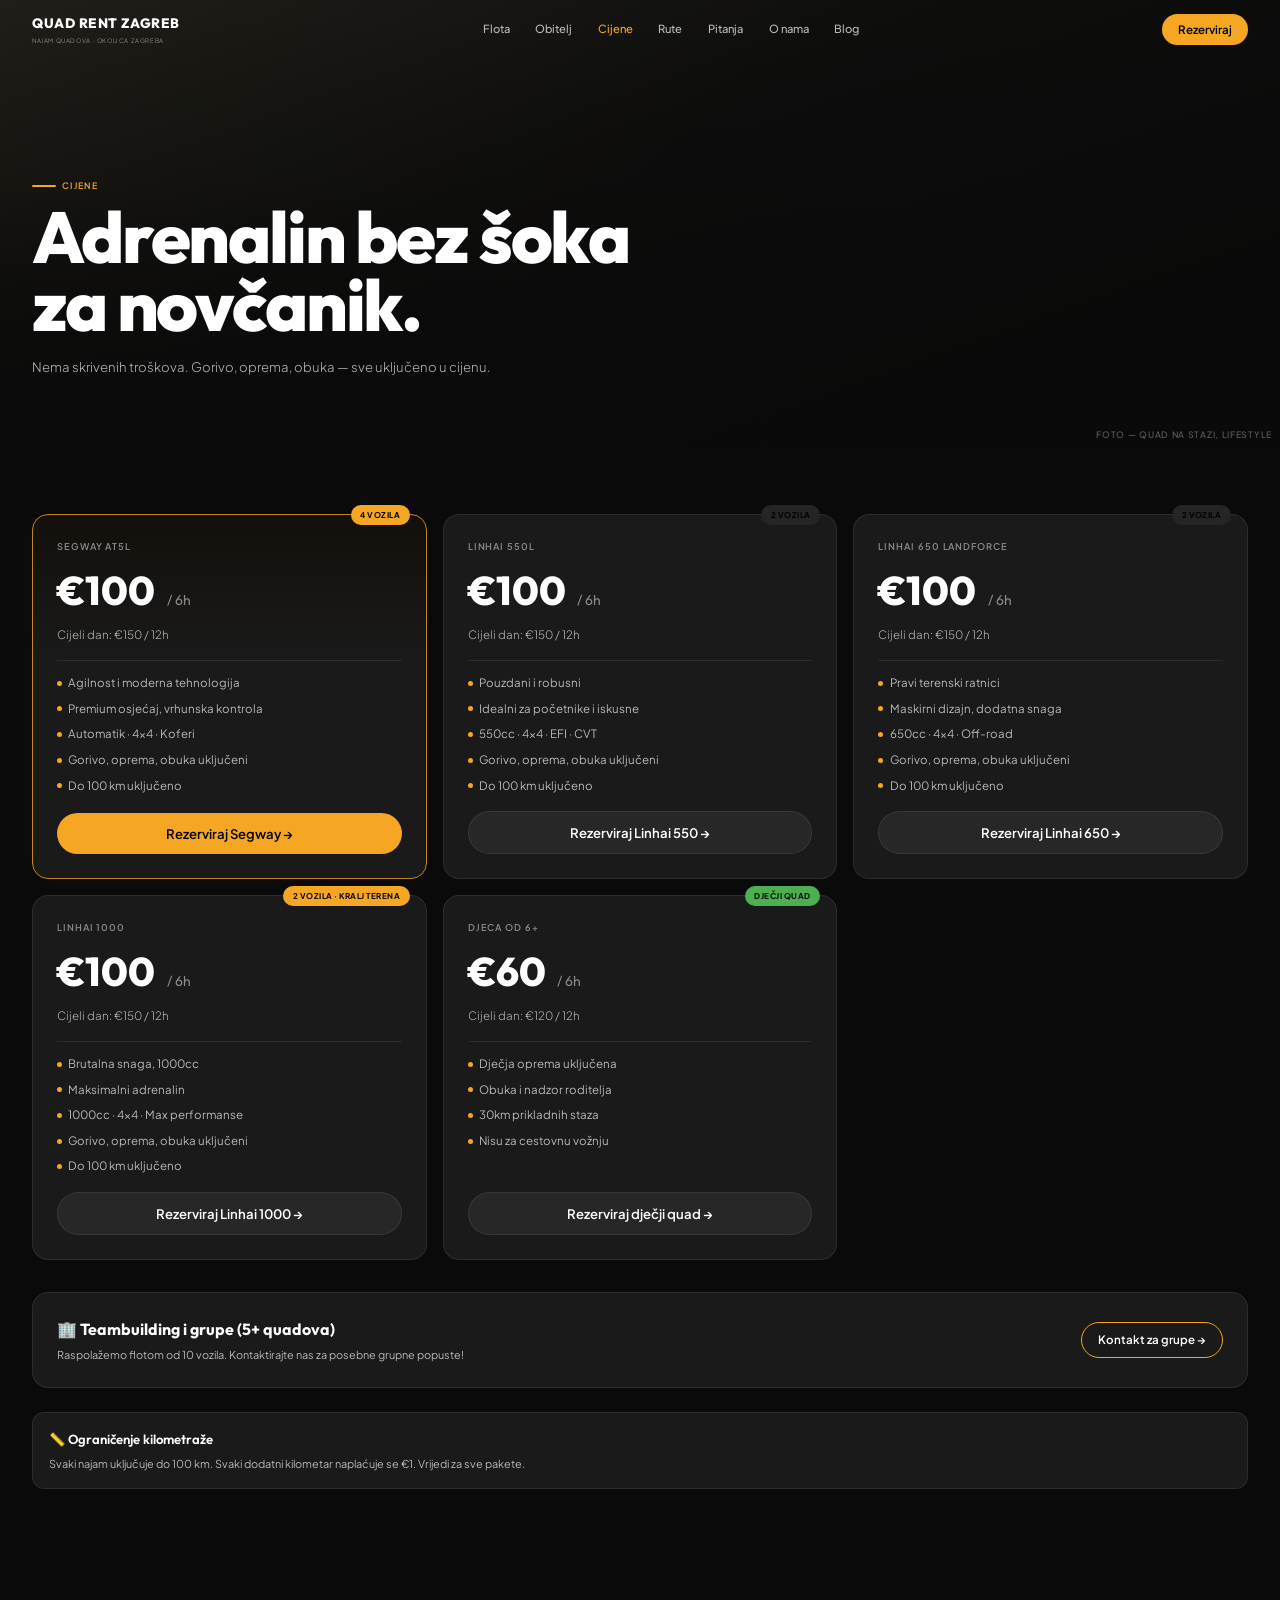
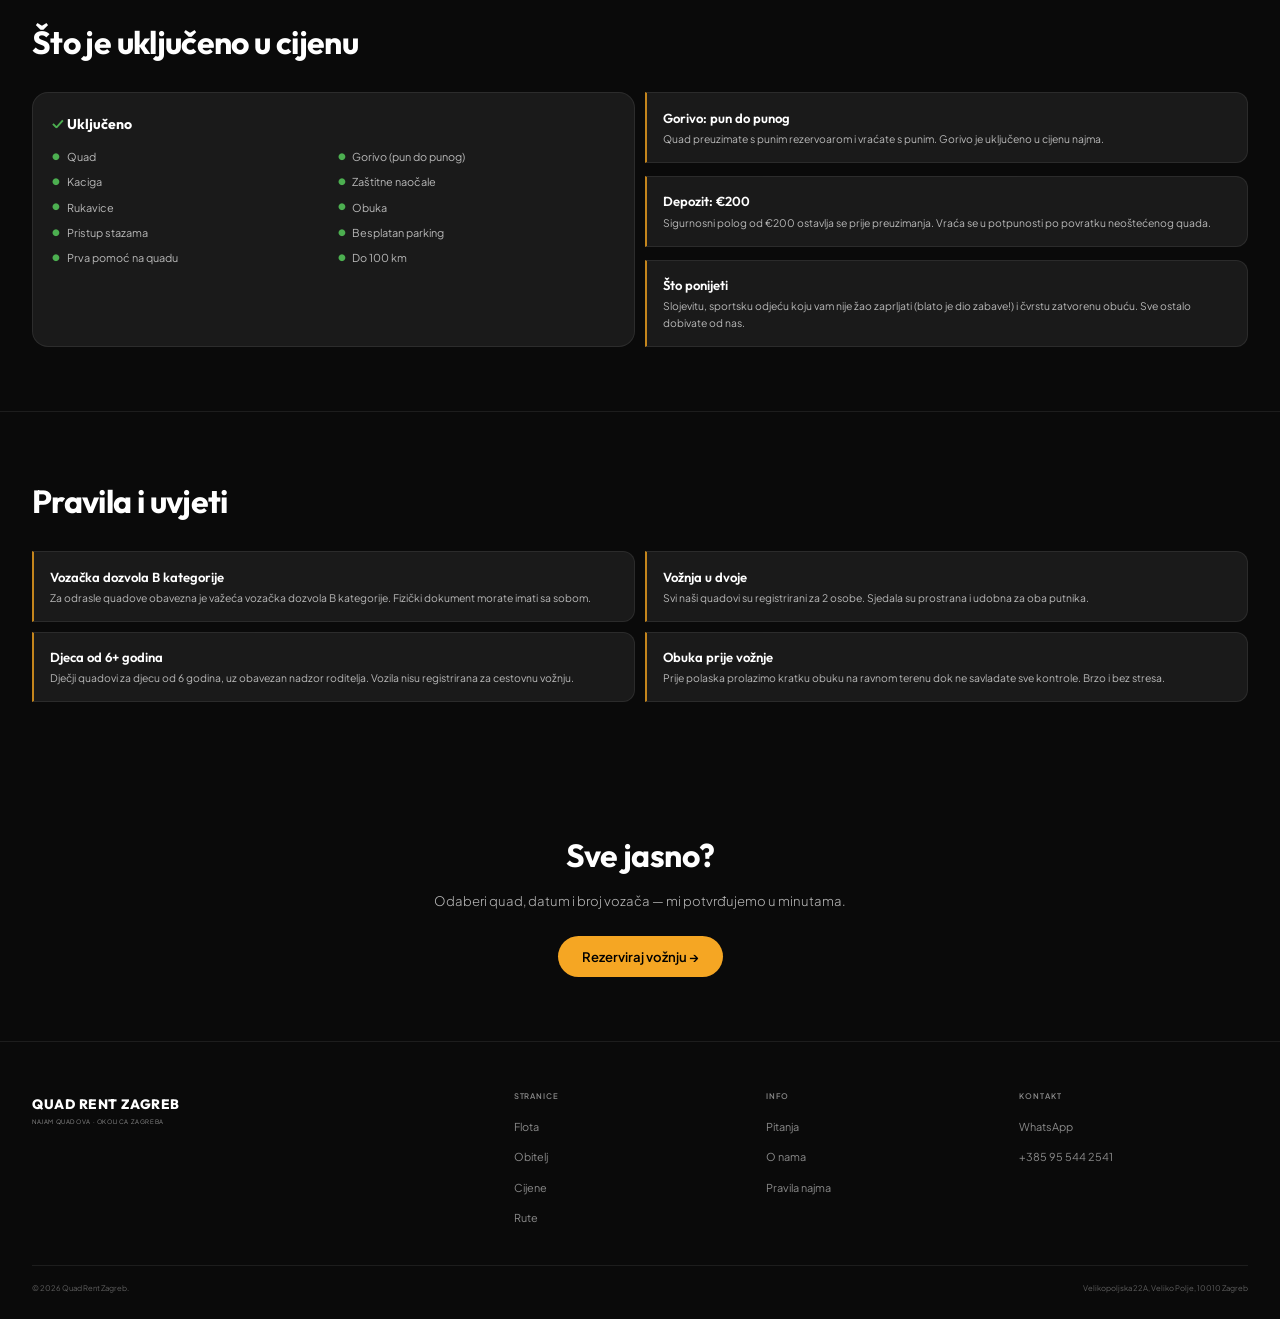
<file: cijene.html>
<!DOCTYPE html>
<html lang="hr">
<head>
<meta charset="UTF-8">
<meta name="viewport" content="width=device-width, initial-scale=1.0">
<meta name="description" content="Cijene najma quadova Zagreb — od €100 pola dana. Gorivo, oprema i obuka uključeni. Bez skrivenih troškova.">
<title>Cijene — Quad Rent Zagreb</title>
<link rel="stylesheet" href="style.css">
</head>
<body>

<div class="mobile-menu" id="mobileMenu"><a href="index.html" onclick="toggleMenu()">Početna</a><a href="quad.html" onclick="toggleMenu()">Flota</a><a href="obitelj.html" onclick="toggleMenu()">Obitelj</a><a href="cijene.html" onclick="toggleMenu()">Cijene</a><a href="rute.html" onclick="toggleMenu()">Rute</a><a href="faq.html" onclick="toggleMenu()">Pitanja</a><a href="o-nama.html" onclick="toggleMenu()">O nama</a><a href="blog.html" onclick="toggleMenu()">Blog</a></div>

<nav class="nav" id="nav"><div class="container nav__inner"><a href="index.html" class="nav__logo">Quad Rent Zagreb<small>Najam quadova · okolica Zagreba</small></a><div class="nav__links"><a href="quad.html">Flota</a><a href="obitelj.html">Obitelj</a><a href="cijene.html" class="active">Cijene</a><a href="rute.html">Rute</a><a href="faq.html">Pitanja</a><a href="o-nama.html">O nama</a><a href="blog.html">Blog</a></div><button class="btn btn--accent btn--sm nav__book" onclick="openBooking()">Rezerviraj</button><button class="nav__hamburger" id="hamburger" onclick="toggleMenu()" aria-label="Izbornik"><span></span><span></span><span></span></button></div></nav>

<!-- HERO -->
<section class="hero hero--short">
  <div class="hero__bg ph"><span class="hero__bg-label">Foto — quad na stazi, lifestyle</span></div>
  <div class="container hero__content">
    <div class="section-overline">Cijene</div>
    <h1 class="hero__headline" style="margin-top:0.6rem">Adrenalin bez šoka<br>za novčanik.</h1>
    <p class="hero__sub">Nema skrivenih troškova. Gorivo, oprema, obuka — sve uključeno u cijenu.</p>
  </div>
</section>

<!-- PRICING CARDS -->
<section class="page-section reveal">
  <div class="container">
    <div class="pricing-grid" style="max-width:100%">

      <div class="pricing-card pricing-card--pop">
        <div class="pricing-card__badge">4 vozila</div>
        <div class="pricing-card__type">Segway AT5L</div>
        <div class="pricing-card__price">€100 <small>/ 6h</small></div>
        <div class="pricing-card__duration">Cijeli dan: €150 / 12h</div>
        <ul class="pricing-card__features">
          <li>Agilnost i moderna tehnologija</li>
          <li>Premium osjećaj, vrhunska kontrola</li>
          <li>Automatik · 4×4 · Koferi</li>
          <li>Gorivo, oprema, obuka uključeni</li>
          <li>Do 100 km uključeno</li>
        </ul>
        <button class="btn btn--accent btn--block" onclick="openBooking('segway','half')">Rezerviraj Segway →</button>
      </div>

      <div class="pricing-card">
        <div class="pricing-card__badge" style="background:var(--bg-elevated)">2 vozila</div>
        <div class="pricing-card__type">Linhai 550L</div>
        <div class="pricing-card__price">€100 <small>/ 6h</small></div>
        <div class="pricing-card__duration">Cijeli dan: €150 / 12h</div>
        <ul class="pricing-card__features">
          <li>Pouzdani i robusni</li>
          <li>Idealni za početnike i iskusne</li>
          <li>550cc · 4×4 · EFI · CVT</li>
          <li>Gorivo, oprema, obuka uključeni</li>
          <li>Do 100 km uključeno</li>
        </ul>
        <button class="btn btn--ghost btn--block" onclick="openBooking('linhai550','half')">Rezerviraj Linhai 550 →</button>
      </div>

      <div class="pricing-card">
        <div class="pricing-card__badge" style="background:var(--bg-elevated)">2 vozila</div>
        <div class="pricing-card__type">Linhai 650 Landforce</div>
        <div class="pricing-card__price">€100 <small>/ 6h</small></div>
        <div class="pricing-card__duration">Cijeli dan: €150 / 12h</div>
        <ul class="pricing-card__features">
          <li>Pravi terenski ratnici</li>
          <li>Maskirni dizajn, dodatna snaga</li>
          <li>650cc · 4×4 · Off-road</li>
          <li>Gorivo, oprema, obuka uključeni</li>
          <li>Do 100 km uključeno</li>
        </ul>
        <button class="btn btn--ghost btn--block" onclick="openBooking('linhai650','half')">Rezerviraj Linhai 650 →</button>
      </div>

      <div class="pricing-card">
        <div class="pricing-card__badge" style="background:var(--accent)">2 vozila · Kralj terena</div>
        <div class="pricing-card__type">Linhai 1000</div>
        <div class="pricing-card__price">€100 <small>/ 6h</small></div>
        <div class="pricing-card__duration">Cijeli dan: €150 / 12h</div>
        <ul class="pricing-card__features">
          <li>Brutalna snaga, 1000cc</li>
          <li>Maksimalni adrenalin</li>
          <li>1000cc · 4×4 · Max performanse</li>
          <li>Gorivo, oprema, obuka uključeni</li>
          <li>Do 100 km uključeno</li>
        </ul>
        <button class="btn btn--ghost btn--block" onclick="openBooking('linhai1000','half')">Rezerviraj Linhai 1000 →</button>
      </div>

      <div class="pricing-card">
        <div class="pricing-card__badge" style="background:var(--success)">Dječji quad</div>
        <div class="pricing-card__type">Djeca od 6+</div>
        <div class="pricing-card__price">€60 <small>/ 6h</small></div>
        <div class="pricing-card__duration">Cijeli dan: €120 / 12h</div>
        <ul class="pricing-card__features">
          <li>Dječja oprema uključena</li>
          <li>Obuka i nadzor roditelja</li>
          <li>30km prikladnih staza</li>
          <li>Nisu za cestovnu vožnju</li>
        </ul>
        <button class="btn btn--ghost btn--block" onclick="openBooking('kids','half')">Rezerviraj dječji quad →</button>
      </div>

    </div>

    <!-- Teambuilding -->
    <div class="card mt-4" style="padding:1.5rem;display:flex;gap:1rem;flex-wrap:wrap;align-items:center;justify-content:space-between">
      <div>
        <div style="font-family:var(--font-d);font-weight:700;font-size:1rem;margin-bottom:0.2rem">🏢 Teambuilding i grupe (5+ quadova)</div>
        <div style="font-size:0.68rem;color:var(--text-2)">Raspolažemo flotom od 10 vozila. Kontaktirajte nas za posebne grupne popuste!</div>
      </div>
      <a href="https://wa.me/385955442541" target="_blank" rel="noopener" class="btn btn--outline btn--sm">Kontakt za grupe →</a>
    </div>

    <!-- Km limit -->
    <div style="margin-top:1.5rem;padding:1rem;background:var(--bg-card);border:1px solid var(--border);border-radius:var(--r-md)">
      <div style="font-family:var(--font-d);font-weight:600;font-size:0.82rem;margin-bottom:0.3rem">📏 Ograničenje kilometraže</div>
      <div style="font-size:0.68rem;color:var(--text-2);line-height:1.6">Svaki najam uključuje do 100 km. Svaki dodatni kilometar naplaćuje se €1. Vrijedi za sve pakete.</div>
    </div>
  </div>
</section>

<!-- ŠTO JE UKLJUČENO -->
<section class="page-section page-section--border reveal">
  <div class="container">
    <h2 class="section-title mb-3">Što je uključeno u cijenu</h2>
    <div class="grid-2">

      <div style="background:var(--bg-card);border:1px solid var(--border);border-radius:var(--r-lg);padding:1.2rem">
        <div style="font-family:var(--font-d);font-weight:700;font-size:0.88rem;margin-bottom:0.8rem"><span style="color:var(--success)">✓</span> Uključeno</div>
        <div style="display:grid;grid-template-columns:1fr 1fr;gap:0.5rem">
          <div style="display:flex;align-items:center;gap:0.4rem;font-size:0.68rem;color:var(--text-2)"><span style="color:var(--success);font-size:0.55rem">●</span> Quad</div>
          <div style="display:flex;align-items:center;gap:0.4rem;font-size:0.68rem;color:var(--text-2)"><span style="color:var(--success);font-size:0.55rem">●</span> Gorivo (pun do punog)</div>
          <div style="display:flex;align-items:center;gap:0.4rem;font-size:0.68rem;color:var(--text-2)"><span style="color:var(--success);font-size:0.55rem">●</span> Kaciga</div>
          <div style="display:flex;align-items:center;gap:0.4rem;font-size:0.68rem;color:var(--text-2)"><span style="color:var(--success);font-size:0.55rem">●</span> Zaštitne naočale</div>
          <div style="display:flex;align-items:center;gap:0.4rem;font-size:0.68rem;color:var(--text-2)"><span style="color:var(--success);font-size:0.55rem">●</span> Rukavice</div>
          <div style="display:flex;align-items:center;gap:0.4rem;font-size:0.68rem;color:var(--text-2)"><span style="color:var(--success);font-size:0.55rem">●</span> Obuka</div>
          <div style="display:flex;align-items:center;gap:0.4rem;font-size:0.68rem;color:var(--text-2)"><span style="color:var(--success);font-size:0.55rem">●</span> Pristup stazama</div>
          <div style="display:flex;align-items:center;gap:0.4rem;font-size:0.68rem;color:var(--text-2)"><span style="color:var(--success);font-size:0.55rem">●</span> Besplatan parking</div>
          <div style="display:flex;align-items:center;gap:0.4rem;font-size:0.68rem;color:var(--text-2)"><span style="color:var(--success);font-size:0.55rem">●</span> Prva pomoć na quadu</div>
          <div style="display:flex;align-items:center;gap:0.4rem;font-size:0.68rem;color:var(--text-2)"><span style="color:var(--success);font-size:0.55rem">●</span> Do 100 km</div>
        </div>
      </div>

      <div style="display:flex;flex-direction:column;gap:0.8rem">
        <div class="info-card">
          <div class="info-card__icon">⛽</div>
          <div><div class="info-card__title">Gorivo: pun do punog</div><div class="info-card__text">Quad preuzimate s punim rezervoarom i vraćate s punim. Gorivo je uključeno u cijenu najma.</div></div>
        </div>
        <div class="info-card">
          <div class="info-card__icon">💳</div>
          <div><div class="info-card__title">Depozit: €200</div><div class="info-card__text">Sigurnosni polog od €200 ostavlja se prije preuzimanja. Vraća se u potpunosti po povratku neoštećenog quada.</div></div>
        </div>
        <div class="info-card">
          <div class="info-card__icon">👕</div>
          <div><div class="info-card__title">Što ponijeti</div><div class="info-card__text">Slojevitu, sportsku odjeću koju vam nije žao zaprljati (blato je dio zabave!) i čvrstu zatvorenu obuću. Sve ostalo dobivate od nas.</div></div>
        </div>
      </div>

    </div>
  </div>
</section>

<!-- PRAVILA -->
<section class="page-section reveal">
  <div class="container">
    <h2 class="section-title mb-3">Pravila i uvjeti</h2>
    <div class="grid-2">
      <div class="info-card"><div class="info-card__icon">🪪</div><div><div class="info-card__title">Vozačka dozvola B kategorije</div><div class="info-card__text">Za odrasle quadove obavezna je važeća vozačka dozvola B kategorije. Fizički dokument morate imati sa sobom.</div></div></div>
      <div class="info-card"><div class="info-card__icon">👥</div><div><div class="info-card__title">Vožnja u dvoje</div><div class="info-card__text">Svi naši quadovi su registrirani za 2 osobe. Sjedala su prostrana i udobna za oba putnika.</div></div></div>
      <div class="info-card"><div class="info-card__icon">👶</div><div><div class="info-card__title">Djeca od 6+ godina</div><div class="info-card__text">Dječji quadovi za djecu od 6 godina, uz obavezan nadzor roditelja. Vozila nisu registrirana za cestovnu vožnju.</div></div></div>
      <div class="info-card"><div class="info-card__icon">🛡</div><div><div class="info-card__title">Obuka prije vožnje</div><div class="info-card__text">Prije polaska prolazimo kratku obuku na ravnom terenu dok ne savladate sve kontrole. Brzo i bez stresa.</div></div></div>
    </div>
  </div>
</section>

<!-- CTA -->
<section class="page-section reveal">
  <div class="container" style="text-align:center">
    <h2 class="section-title">Sve jasno?</h2>
    <p class="section-desc" style="margin:0.5rem auto 1.5rem;text-align:center">Odaberi quad, datum i broj vozača — mi potvrđujemo u minutama.</p>
    <button class="btn btn--accent" onclick="openBooking()">Rezerviraj vožnju →</button>
  </div>
</section>

<!-- MODAL -->
<div class="modal-overlay" id="bookingModal" onclick="if(event.target===this)closeBooking()"><div class="modal"><button class="modal__close" onclick="closeBooking()">✕</button><div class="modal__title">Rezerviraj vožnju</div><div class="modal__sub">Odaberi opcije i pošalji nam WhatsApp poruku</div><div class="modal__group"><label class="modal__label">Tip quada</label><div class="modal__toggle" id="typeToggle" style="grid-template-columns:1fr 1fr;gap:0.35rem"><button class="modal__toggle-btn active" data-type="segway" onclick="setType('segway')">Segway AT5L<span class="toggle-price">4 vozila</span></button><button class="modal__toggle-btn" data-type="linhai550" onclick="setType('linhai550')">Linhai 550L<span class="toggle-price">2 vozila</span></button><button class="modal__toggle-btn" data-type="linhai650" onclick="setType('linhai650')">Linhai 650<span class="toggle-price">2 vozila</span></button><button class="modal__toggle-btn" data-type="linhai1000" onclick="setType('linhai1000')">Linhai 1000<span class="toggle-price">2 vozila</span></button><button class="modal__toggle-btn" data-type="kids" onclick="setType('kids')">Dječji quad<span class="toggle-price">6+ god</span></button></div></div><div class="modal__group"><label class="modal__label">Trajanje</label><div class="modal__toggle" id="durationToggle"><button class="modal__toggle-btn active" data-dur="half" onclick="setDuration('half')">Pola dana<span class="toggle-price" id="halfPrice">€100</span></button><button class="modal__toggle-btn" data-dur="full" onclick="setDuration('full')">Cijeli dan<span class="toggle-price" id="fullPrice">€150</span></button></div></div><div class="modal__group"><label class="modal__label">Datum</label><input type="date" class="modal__input" id="bookDate"></div><div class="modal__group"><label class="modal__label">Broj quadova</label><div class="modal__stepper"><button class="modal__stepper-btn" onclick="changeCount(-1)">−</button><span class="modal__stepper-val" id="countVal">1</span><button class="modal__stepper-btn" onclick="changeCount(1)">+</button></div></div><div class="modal__summary"><div class="modal__summary-row"><span>Quad</span><span id="sumType">Segway AT5L</span></div><div class="modal__summary-row"><span>Trajanje</span><span id="sumDur">Pola dana (6h)</span></div><div class="modal__summary-row"><span>Quadova</span><span id="sumCount">1</span></div><div class="modal__summary-total"><span>Ukupno</span><span id="sumTotal">€100</span></div></div><button class="btn btn--accent btn--block" onclick="sendWhatsApp()" style="padding:0.85rem;font-size:0.85rem">Pošalji WhatsApp poruku</button><p class="modal__note">Potvrđujemo u minutama. <a href="pravila.html" style="color:var(--accent)">Pravila i uvjeti najma</a></p></div></div>

<footer class="footer"><div class="container"><div class="footer__top"><div class="footer__brand"><a href="index.html" class="nav__logo">Quad Rent Zagreb<small>Najam quadova · okolica Zagreba</small></a></div><div><div class="footer__col-title">Stranice</div><ul class="footer__links"><li><a href="quad.html">Flota</a></li><li><a href="obitelj.html">Obitelj</a></li><li><a href="cijene.html">Cijene</a></li><li><a href="rute.html">Rute</a></li></ul></div><div><div class="footer__col-title">Info</div><ul class="footer__links"><li><a href="faq.html">Pitanja</a></li><li><a href="o-nama.html">O nama</a></li><li><a href="pravila.html">Pravila najma</a></li></ul></div><div><div class="footer__col-title">Kontakt</div><ul class="footer__links"><li><a href="https://wa.me/385955442541">WhatsApp</a></li><li><a href="tel:+385955442541">+385 95 544 2541</a></li></ul></div></div><div class="footer__bottom"><p>© 2026 Quad Rent Zagreb.</p><p>Velikopoljska 22A, Veliko Polje, 10010 Zagreb</p></div></div></footer>

<script src="main.js"></script>
<style>@media(min-width:640px){.pricing-grid{grid-template-columns:repeat(2,1fr) !important}}@media(min-width:960px){.pricing-grid{grid-template-columns:repeat(3,1fr) !important}}</style>
</body>
</html>
</file>
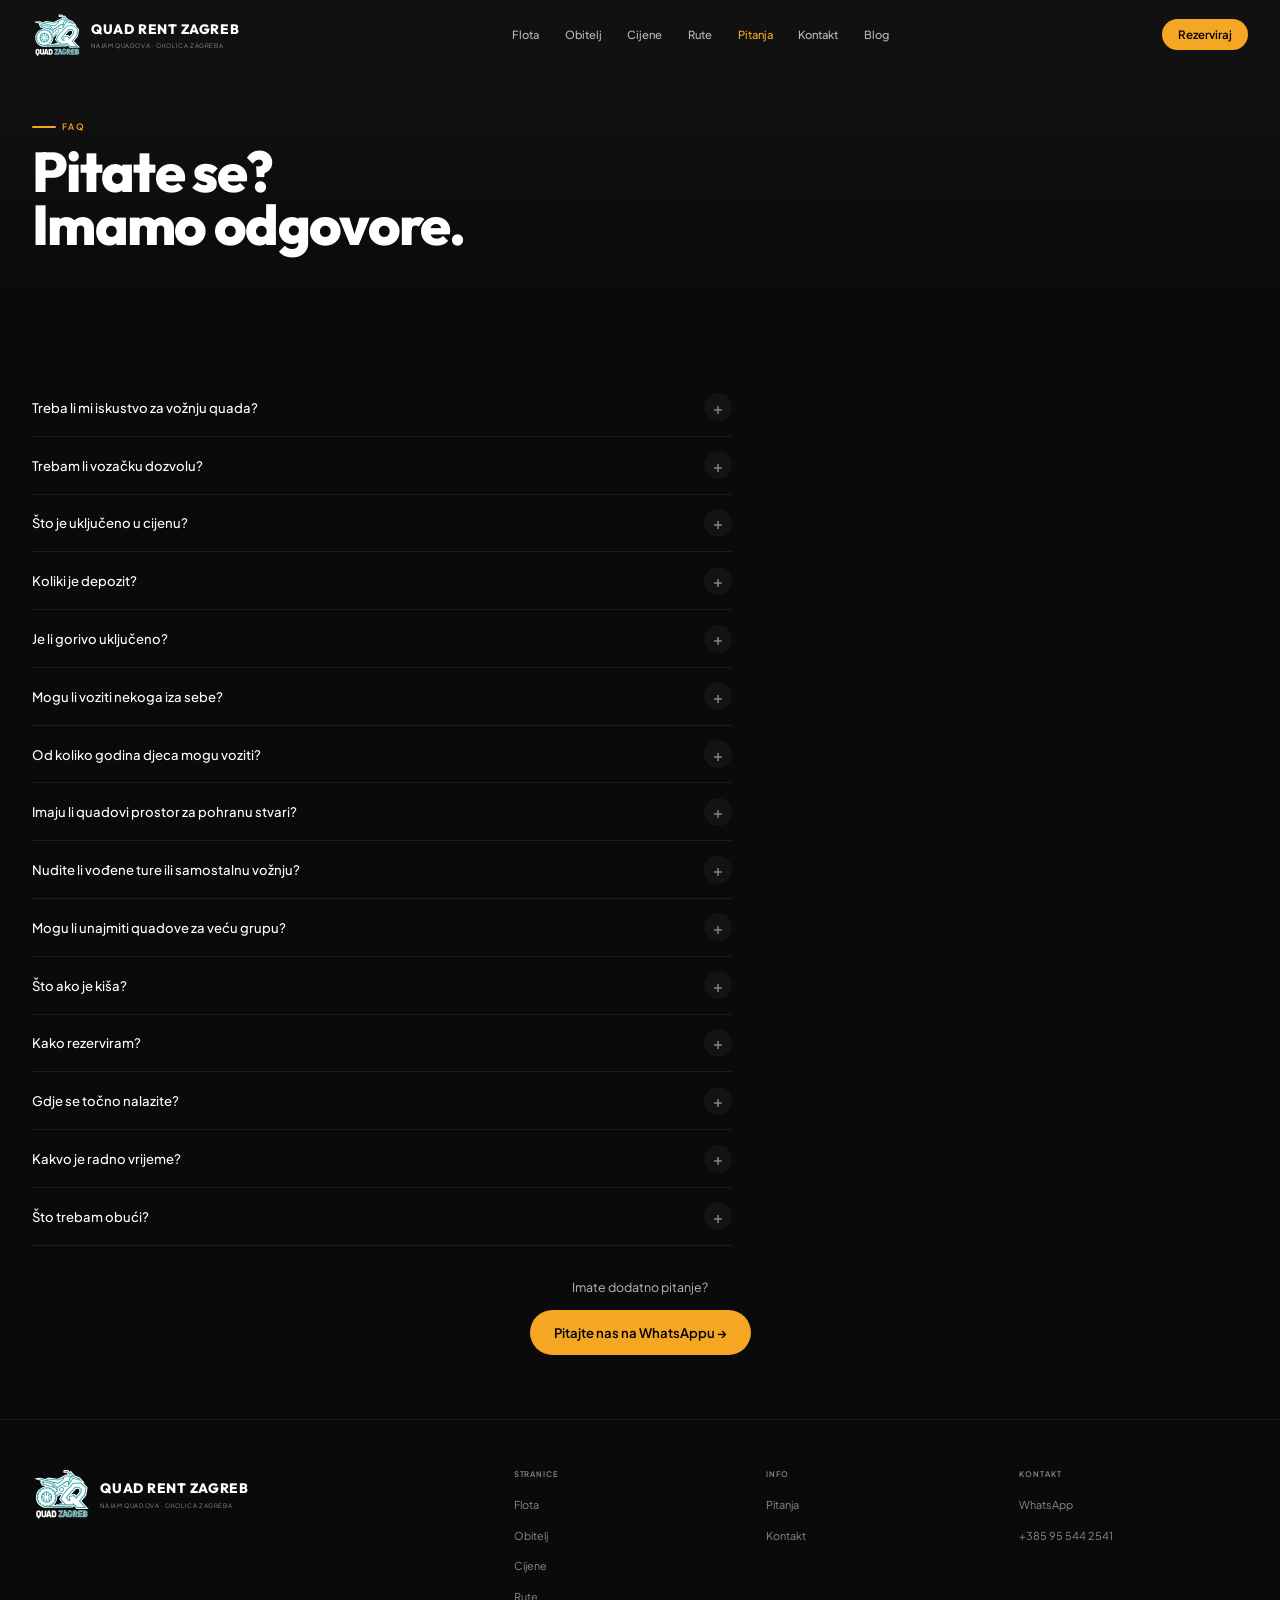
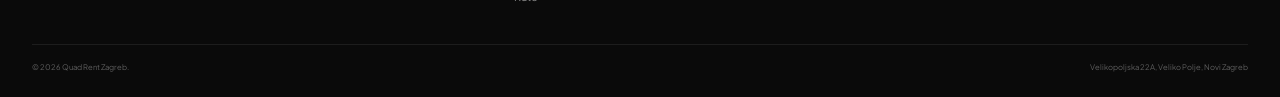
<file: faq.html>
<!DOCTYPE html>
<html lang="hr">
<head>
<meta charset="UTF-8">
<meta name="viewport" content="width=device-width, initial-scale=1.0">
<meta name="description" content="Često postavljana pitanja o najmu quadova u Zagrebu — vozačka dozvola, oprema, djeca, cijene, rezervacija, lokacija.">
<title>Pitanja i odgovori — Quad Rent Zagreb</title>
<link rel="stylesheet" href="style.css">
</head>
<body>

<div class="mobile-menu" id="mobileMenu"><a href="index.html" onclick="toggleMenu()">Početna</a><a href="quad.html" onclick="toggleMenu()">Flota</a><a href="obitelj.html" onclick="toggleMenu()">Obitelj</a><a href="cijene.html" onclick="toggleMenu()">Cijene</a><a href="rute.html" onclick="toggleMenu()">Rute</a><a href="faq.html" onclick="toggleMenu()">Pitanja</a><a href="kontakt.html" onclick="toggleMenu()">Kontakt</a><a href="blog.html" onclick="toggleMenu()">Blog</a></div>
<nav class="nav" id="nav"><div class="container nav__inner"><a href="index.html" class="nav__logo" style="display:inline-flex;align-items:center;gap:0.6rem"><img src="logo_quad_zagreb.svg" alt="Quad Rent Zagreb" style="height:44px;width:auto;display:block"><span style="display:inline-block">Quad Rent Zagreb<small>Najam quadova · okolica Zagreba</small></span></a><div class="nav__links"><a href="quad.html">Flota</a><a href="obitelj.html">Obitelj</a><a href="cijene.html">Cijene</a><a href="rute.html">Rute</a><a href="faq.html" class="active">Pitanja</a><a href="kontakt.html">Kontakt</a><a href="blog.html">Blog</a></div><button class="btn btn--accent btn--sm nav__book" onclick="openBooking()">Rezerviraj</button><button class="nav__hamburger" id="hamburger" onclick="toggleMenu()" aria-label="Izbornik"><span></span><span></span><span></span></button></div></nav>

<section class="hero hero--short" style="min-height:35vh;min-height:35svh">
  <div class="hero__bg" style="background:var(--bg-alt)"></div>
  <div class="container hero__content">
    <div class="section-overline">FAQ</div>
    <h1 class="hero__headline" style="margin-top:0.6rem;font-size:clamp(1.8rem,5vw,3.5rem)">Pitate se?<br>Imamo odgovore.</h1>
  </div>
</section>

<section class="page-section reveal">
  <div class="container">
    <div class="faq-list">
      <div class="faq-item"><button class="faq-q" onclick="togFaq(this)"><span>Treba li mi iskustvo za vožnju quada?</span><div class="faq-toggle">+</div></button><div class="faq-a"><p>Ne! Svi naši modeli imaju automatski mjenjač i iznimno su jednostavni za upravljanje. Prije početka najma, naša stručna ekipa provodi brzu obuku na ravnom terenu dok ne savladate gas, kočnicu i upravljanje.</p></div></div>

      <div class="faq-item"><button class="faq-q" onclick="togFaq(this)"><span>Trebam li vozačku dozvolu?</span><div class="faq-toggle">+</div></button><div class="faq-a"><p>Da. Za upravljanje quadom obavezna je važeća vozačka dozvola B kategorije. Fizički dokument morate imati sa sobom prilikom preuzimanja vozila. Za dječje quadove dozvola nije potrebna.</p></div></div>

      <div class="faq-item"><button class="faq-q" onclick="togFaq(this)"><span>Što je uključeno u cijenu?</span><div class="faq-toggle">+</div></button><div class="faq-a"><p>Quad, pun rezervoar goriva (pravilo "pun do punog"), vrhunska zaštitna kaciga, zaštitne naočale, rukavice, kratka edukacija o upravljanju, pristup stazama i besplatan parking. Do 100 km uključeno u svaki paket.</p></div></div>

      <div class="faq-item"><button class="faq-q" onclick="togFaq(this)"><span>Koliki je depozit?</span><div class="faq-toggle">+</div></button><div class="faq-a"><p>Sigurnosni polog iznosi €200 i ostavlja se prije preuzimanja vozila. Vraća se u potpunosti po povratku neoštećenog quada.</p></div></div>

      <div class="faq-item"><button class="faq-q" onclick="togFaq(this)"><span>Je li gorivo uključeno?</span><div class="faq-toggle">+</div></button><div class="faq-a"><p>Da. Quad preuzimate s punim rezervoarom i vraćate s punim. Primjenjujemo pravilo "pun do punog".</p></div></div>

      <div class="faq-item"><button class="faq-q" onclick="togFaq(this)"><span>Mogu li voziti nekoga iza sebe?</span><div class="faq-toggle">+</div></button><div class="faq-a"><p>Da. Svi naši modeli su registrirani za dvije osobe. Sjedala su prostrana, a vožnja udobna za oba putnika.</p></div></div>

      <div class="faq-item"><button class="faq-q" onclick="togFaq(this)"><span>Od koliko godina djeca mogu voziti?</span><div class="faq-toggle">+</div></button><div class="faq-a"><p>Dječji quadovi su za djecu od 6 godina na dalje, uz obavezan nadzor roditelja i našu prethodnu obuku. Vozila za djecu nisu registrirana za cestovnu vožnju — namijenjeni su za poljske puteve i makadam. Roditelj/pratnja je u potpunosti odgovoran za dijete i vozilo.</p></div></div>

      <div class="faq-item"><button class="faq-q" onclick="togFaq(this)"><span>Imaju li quadovi prostor za pohranu stvari?</span><div class="faq-toggle">+</div></button><div class="faq-a"><p>Apsolutno. Svih 10 quadova dolazi opremljeno prednjim i stražnjim koferom, tako da bez problema možete ponijeti ruksake, jakne, hranu i piće. Također imaju nosač mobitela i USB-C punjač.</p></div></div>

      <div class="faq-item"><button class="faq-q" onclick="togFaq(this)"><span>Nudite li vođene ture ili samostalnu vožnju?</span><div class="faq-toggle">+</div></button><div class="faq-a"><p>Oboje. Možete voziti s našim vodičem koji vas vodi cijelom rutom, ili uzeti quad i samostalno istraživati uz GPS uređaj ili kartu s predloženim rutama prilagođenima quadovima.</p></div></div>

      <div class="faq-item"><button class="faq-q" onclick="togFaq(this)"><span>Mogu li unajmiti quadove za veću grupu?</span><div class="faq-toggle">+</div></button><div class="faq-a"><p>Naravno! Raspolažemo flotom od 10 quadova, što nas čini savršenim izborom za teambuilding, momačke ili djevojačke večeri. Za grupe od 5+ quadova nudimo posebne popuste — kontaktirajte nas.</p></div></div>

      <div class="faq-item"><button class="faq-q" onclick="togFaq(this)"><span>Što ako je kiša?</span><div class="faq-toggle">+</div></button><div class="faq-a"><p>Blato je dio zabave! Vozimo po većini vremenskih uvjeta. Ako je vrijeme stvarno opasno, prebacit ćemo vaš termin besplatno.</p></div></div>

      <div class="faq-item"><button class="faq-q" onclick="togFaq(this)"><span>Kako rezerviram?</span><div class="faq-toggle">+</div></button><div class="faq-a"><p>Kliknite "Rezerviraj" bilo gdje na stranici, odaberite quad, trajanje, datum i broj vozača. Poruka se automatski šalje na naš WhatsApp. Potvrđujemo u minutama. Ili nas jednostavno nazovite na +385 95 544 2541.</p></div></div>

      <div class="faq-item"><button class="faq-q" onclick="togFaq(this)"><span>Gdje se točno nalazite?</span><div class="faq-toggle">+</div></button><div class="faq-a"><p>Veliko Polje, Novi Zagreb — savršena startna pozicija bez gradskih gužvi, oko 20 minuta autom od centra. Lako dostupno autom, taksijem ili Uberom. Besplatan i siguran parking za vaš auto dok ste na vožnji.</p></div></div>

      <div class="faq-item"><button class="faq-q" onclick="togFaq(this)"><span>Kakvo je radno vrijeme?</span><div class="faq-toggle">+</div></button><div class="faq-a"><p>Radimo svaki dan, ponedjeljak do nedjelje, od 07:00 do 22:00.</p></div></div>

      <div class="faq-item"><button class="faq-q" onclick="togFaq(this)"><span>Što trebam obući?</span><div class="faq-toggle">+</div></button><div class="faq-a"><p>Preporučujemo slojevitu, sportsku odjeću koju vam nije žao zaprljati (jer blato je dio zabave!) i čvrstu zatvorenu obuću. Kacigu, naočale i rukavice dobivate od nas.</p></div></div>
    </div>

    <div style="text-align:center;margin-top:2rem">
      <p style="font-size:0.78rem;color:var(--text-2);margin-bottom:0.8rem">Imate dodatno pitanje?</p>
      <a href="https://wa.me/385955442541" target="_blank" rel="noopener" class="btn btn--accent">Pitajte nas na WhatsAppu →</a>
    </div>
  </div>
</section>

<div class="modal-overlay" id="bookingModal" onclick="if(event.target===this)closeBooking()"><div class="modal"><button class="modal__close" onclick="closeBooking()">✕</button><div class="modal__title">Rezerviraj vožnju</div><div class="modal__sub">Odaberi opcije i pošalji nam WhatsApp poruku</div><div class="modal__group"><label class="modal__label">Tip quada</label><div class="modal__toggle modal__toggle--3" id="typeToggle"><button class="modal__toggle-btn active" data-type="standard" onclick="setType('standard')">Standard<span class="toggle-price">550-650cc</span></button><button class="modal__toggle-btn" data-type="linhai1000" onclick="setType('linhai1000')">Linhai 1000<span class="toggle-price">1000cc</span></button><button class="modal__toggle-btn" data-type="kids" onclick="setType('kids')">Dječji<span class="toggle-price">6+ god</span></button></div></div><div class="modal__group"><label class="modal__label">Trajanje</label><div class="modal__toggle" id="durationToggle"><button class="modal__toggle-btn active" data-dur="half" onclick="setDuration('half')">Pola dana<span class="toggle-price" id="halfPrice">€100</span></button><button class="modal__toggle-btn" data-dur="full" onclick="setDuration('full')">Cijeli dan<span class="toggle-price" id="fullPrice">€150</span></button></div></div><div class="modal__group"><label class="modal__label">Datum</label><input type="date" class="modal__input" id="bookDate"></div><div class="modal__group"><label class="modal__label">Broj quadova</label><div class="modal__stepper"><button class="modal__stepper-btn" onclick="changeCount(-1)">−</button><span class="modal__stepper-val" id="countVal">1</span><button class="modal__stepper-btn" onclick="changeCount(1)">+</button></div></div><div class="modal__summary"><div class="modal__summary-row"><span>Quad</span><span id="sumType">Quad (Segway / Linhai 550 / 650)</span></div><div class="modal__summary-row"><span>Trajanje</span><span id="sumDur">Pola dana (6h)</span></div><div class="modal__summary-row"><span>Quadova</span><span id="sumCount">1</span></div><div class="modal__summary-total"><span>Ukupno</span><span id="sumTotal">€100</span></div></div><button class="btn btn--accent btn--block" onclick="sendWhatsApp()" style="padding:0.85rem">Pošalji WhatsApp poruku</button><p class="modal__note">Potvrđujemo u minutama.</p></div></div>

<footer class="footer"><div class="container"><div class="footer__top"><div class="footer__brand"><a href="index.html" class="nav__logo" style="display:inline-flex;align-items:center;gap:0.6rem"><img src="logo_quad_zagreb.svg" alt="Quad Rent Zagreb" style="height:52px;width:auto;display:block"><span style="display:inline-block">Quad Rent Zagreb<small>Najam quadova · okolica Zagreba</small></span></a></div><div><div class="footer__col-title">Stranice</div><ul class="footer__links"><li><a href="quad.html">Flota</a></li><li><a href="obitelj.html">Obitelj</a></li><li><a href="cijene.html">Cijene</a></li><li><a href="rute.html">Rute</a></li></ul></div><div><div class="footer__col-title">Info</div><ul class="footer__links"><li><a href="faq.html">Pitanja</a></li><li><a href="kontakt.html">Kontakt</a></li></ul></div><div><div class="footer__col-title">Kontakt</div><ul class="footer__links"><li><a href="https://wa.me/385955442541">WhatsApp</a></li><li><a href="tel:+385955442541">+385 95 544 2541</a></li></ul></div></div><div class="footer__bottom"><p>© 2026 Quad Rent Zagreb.</p><p>Velikopoljska 22A, Veliko Polje, Novi Zagreb</p></div></div></footer>
<script src="main.js"></script>
</body>
</html>
</file>
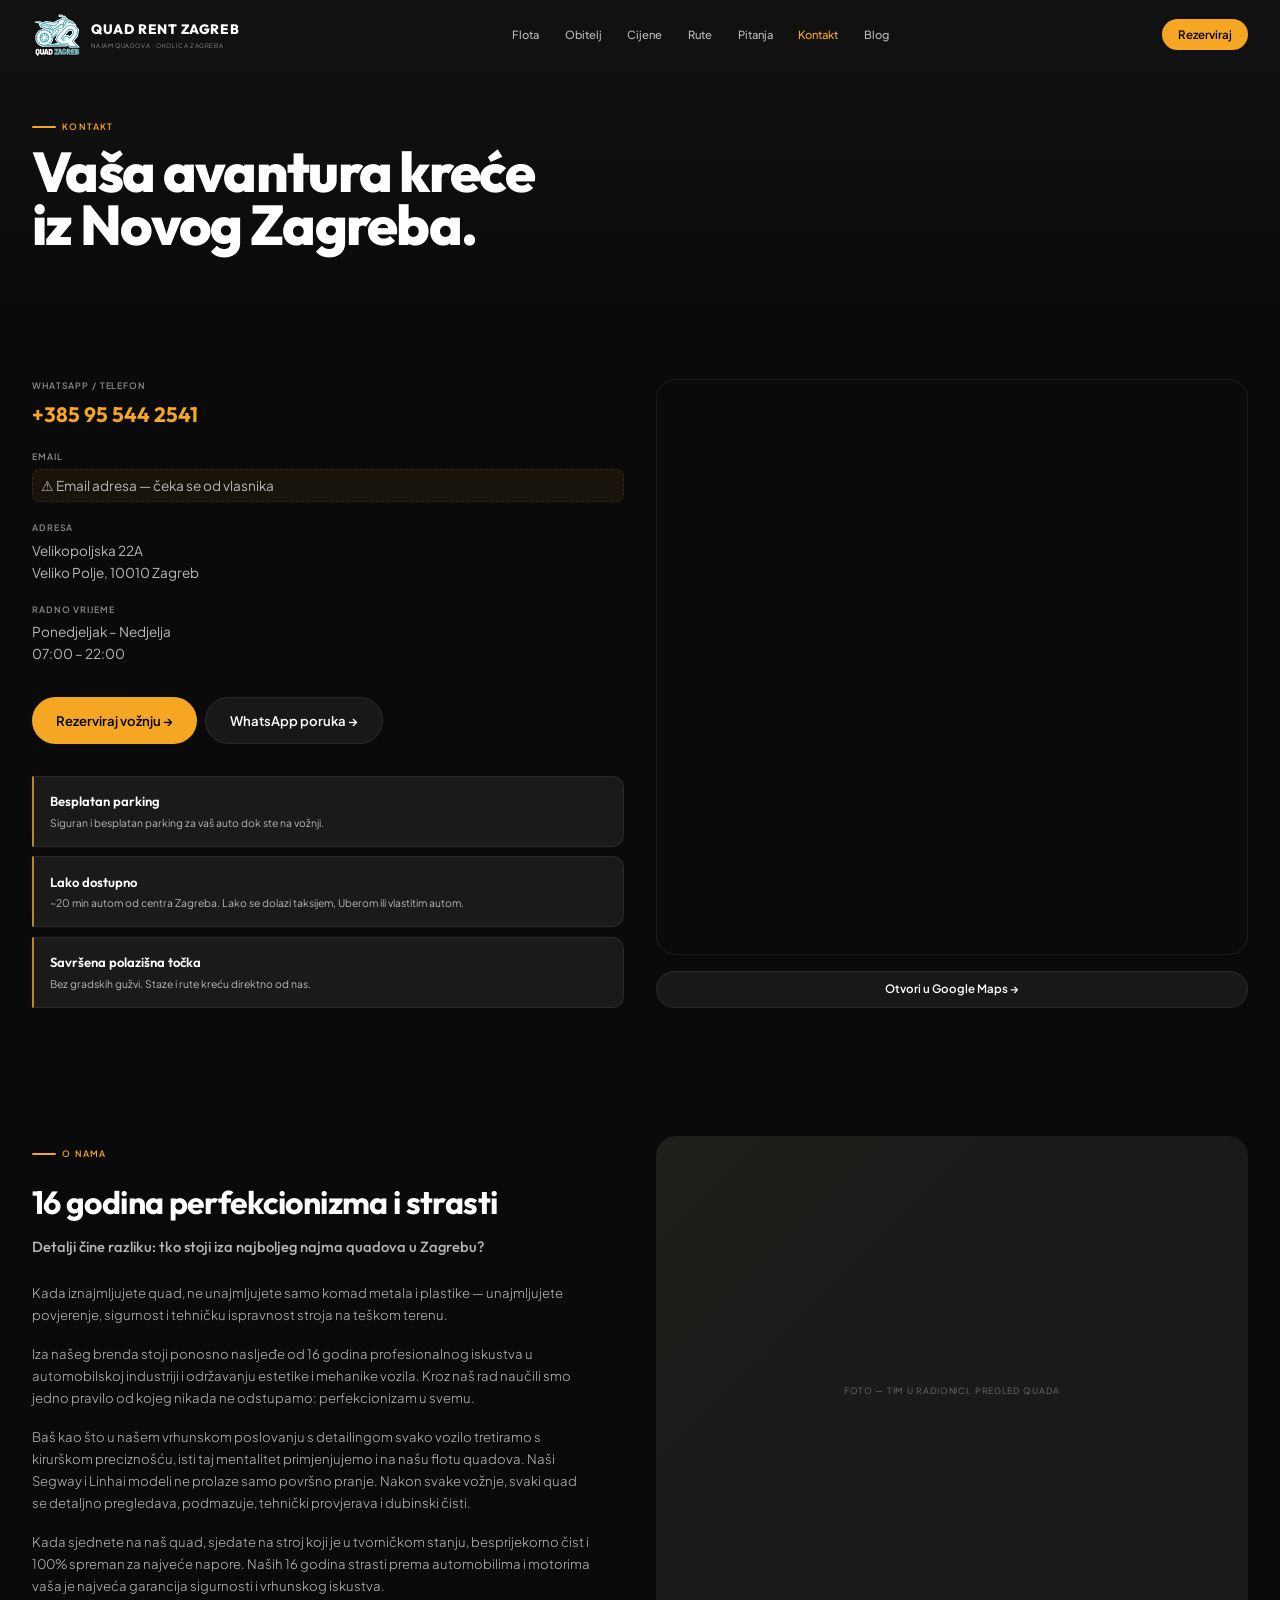
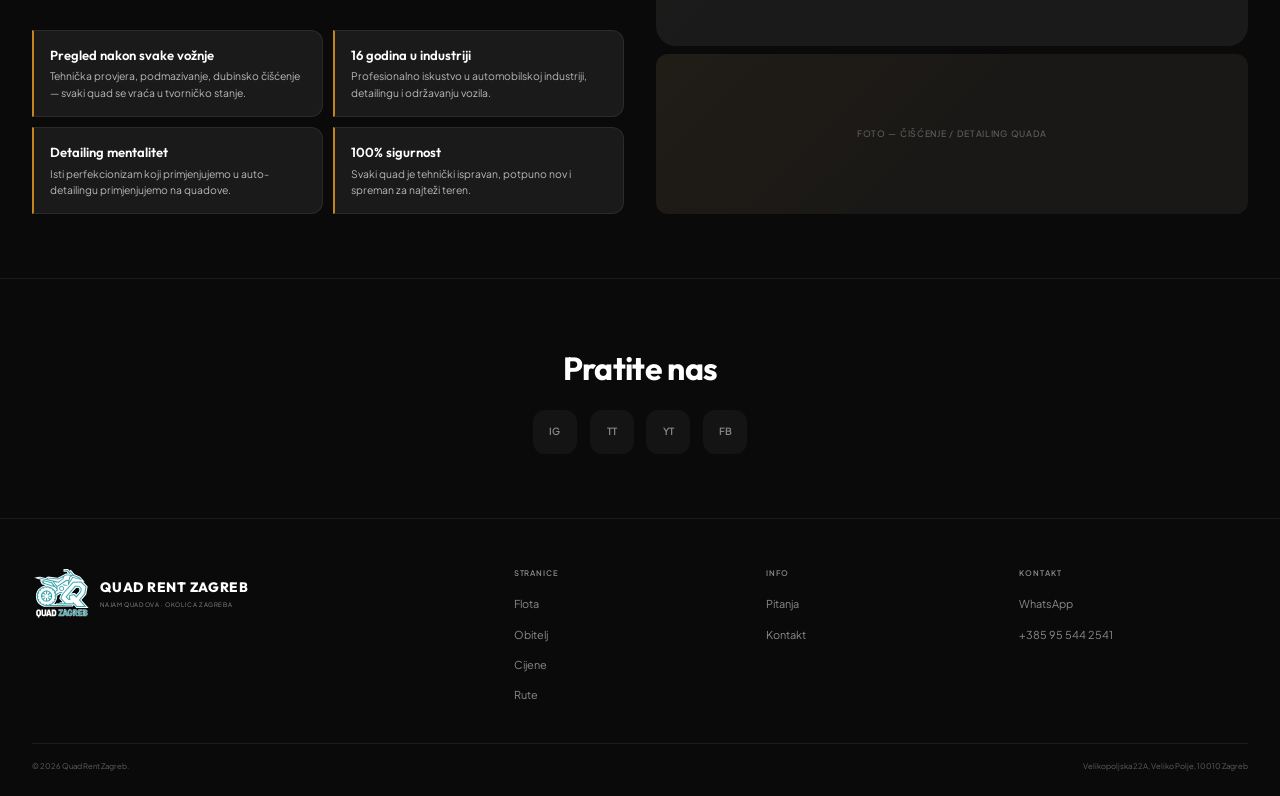
<file: kontakt.html>
<!DOCTYPE html>
<html lang="hr">
<head>
<meta charset="UTF-8">
<meta name="viewport" content="width=device-width, initial-scale=1.0">
<meta name="description" content="Kontakt i lokacija Quad Rent Zagreb — Veliko Polje, 10010 Zagreb. WhatsApp rezervacije, besplatan parking, 07-22h svaki dan.">
<title>Kontakt — Quad Rent Zagreb</title>
<link rel="stylesheet" href="style.css">
</head>
<body>

<div class="mobile-menu" id="mobileMenu"><a href="index.html" onclick="toggleMenu()">Početna</a><a href="quad.html" onclick="toggleMenu()">Flota</a><a href="obitelj.html" onclick="toggleMenu()">Obitelj</a><a href="cijene.html" onclick="toggleMenu()">Cijene</a><a href="rute.html" onclick="toggleMenu()">Rute</a><a href="faq.html" onclick="toggleMenu()">Pitanja</a><a href="kontakt.html" onclick="toggleMenu()">Kontakt</a><a href="blog.html" onclick="toggleMenu()">Blog</a></div>
<nav class="nav" id="nav"><div class="container nav__inner"><a href="index.html" class="nav__logo" style="display:inline-flex;align-items:center;gap:0.6rem"><img src="logo_quad_zagreb.svg" alt="Quad Rent Zagreb" style="height:44px;width:auto;display:block"><span style="display:inline-block">Quad Rent Zagreb<small>Najam quadova · okolica Zagreba</small></span></a><div class="nav__links"><a href="quad.html">Flota</a><a href="obitelj.html">Obitelj</a><a href="cijene.html">Cijene</a><a href="rute.html">Rute</a><a href="faq.html">Pitanja</a><a href="kontakt.html" class="active">Kontakt</a><a href="blog.html">Blog</a></div><button class="btn btn--accent btn--sm nav__book" onclick="openBooking()">Rezerviraj</button><button class="nav__hamburger" id="hamburger" onclick="toggleMenu()" aria-label="Izbornik"><span></span><span></span><span></span></button></div></nav>

<section class="hero hero--short" style="min-height:35vh;min-height:35svh">
  <div class="hero__bg" style="background:var(--bg-alt)"></div>
  <div class="container hero__content">
    <div class="section-overline">Kontakt</div>
    <h1 class="hero__headline" style="margin-top:0.6rem;font-size:clamp(1.8rem,5vw,3.5rem)">Vaša avantura kreće<br>iz Novog Zagreba.</h1>
  </div>
</section>

<section class="page-section reveal">
  <div class="container">
    <div style="display:grid;grid-template-columns:1fr;gap:2rem" class="contact-grid">

      <div>
        <!-- QUICK CONTACT -->
        <div style="display:flex;flex-direction:column;gap:1.2rem;margin-bottom:2rem">
          <div>
            <div style="font-size:0.55rem;font-weight:600;letter-spacing:0.1em;text-transform:uppercase;color:var(--text-3);margin-bottom:0.3rem">WhatsApp / Telefon</div>
            <div style="font-family:var(--font-d);font-weight:700;font-size:1.3rem"><a href="tel:+385955442541" style="color:var(--accent)">+385 95 544 2541</a></div>
          </div>
          <div>
            <div style="font-size:0.55rem;font-weight:600;letter-spacing:0.1em;text-transform:uppercase;color:var(--text-3);margin-bottom:0.3rem">Email</div>
            <div style="font-size:0.85rem;color:var(--text-2)" class="tbd">⚠ Email adresa — čeka se od vlasnika</div>
          </div>
          <div>
            <div style="font-size:0.55rem;font-weight:600;letter-spacing:0.1em;text-transform:uppercase;color:var(--text-3);margin-bottom:0.3rem">Adresa</div>
            <div style="font-size:0.85rem;color:var(--text-2)">Velikopoljska 22A<br>Veliko Polje, 10010 Zagreb</div>
          </div>
          <div>
            <div style="font-size:0.55rem;font-weight:600;letter-spacing:0.1em;text-transform:uppercase;color:var(--text-3);margin-bottom:0.3rem">Radno vrijeme</div>
            <div style="font-size:0.85rem;color:var(--text-2)">Ponedjeljak – Nedjelja<br>07:00 – 22:00</div>
          </div>
        </div>

        <div style="display:flex;gap:0.5rem;flex-wrap:wrap;margin-bottom:2rem">
          <button class="btn btn--accent" onclick="openBooking()">Rezerviraj vožnju →</button>
          <a href="https://wa.me/385955442541" target="_blank" rel="noopener" class="btn btn--ghost">WhatsApp poruka →</a>
        </div>

        <!-- PARKING & ACCESS -->
        <div style="display:flex;flex-direction:column;gap:0.6rem">
          <div class="info-card"><div class="info-card__icon">🅿️</div><div><div class="info-card__title">Besplatan parking</div><div class="info-card__text">Siguran i besplatan parking za vaš auto dok ste na vožnji.</div></div></div>
          <div class="info-card"><div class="info-card__icon">🚗</div><div><div class="info-card__title">Lako dostupno</div><div class="info-card__text">~20 min autom od centra Zagreba. Lako se dolazi taksijem, Uberom ili vlastitim autom.</div></div></div>
          <div class="info-card"><div class="info-card__icon">📍</div><div><div class="info-card__title">Savršena polazišna točka</div><div class="info-card__text">Bez gradskih gužvi. Staze i rute kreću direktno od nas.</div></div></div>
        </div>
      </div>

      <!-- MAP -->
      <div style="display:flex;flex-direction:column;gap:1rem">
        <div style="border-radius:var(--r-xl);overflow:hidden;border:1px solid var(--border);min-height:350px;flex:1">
          <iframe src="https://www.google.com/maps/embed?pb=!1m18!1m12!1m3!1d5568.963136108243!2d16.012577275775804!3d45.74149081489528!2m3!1f0!2f0!3f0!3m2!1i1024!2i768!4f13.1!3m3!1m2!1s0x47667f6e2e41adf7%3A0xa85f0abc58bedd95!2sVelikopoljska%20ul.%2022a%2C%2010000%2C%20Veliko%20Polje%2C%20Croatia!5e0!3m2!1sen!2sus!4v1780252780141!5m2!1sen!2sus" width="100%" height="100%" style="border:0;min-height:350px;display:block;filter:saturate(0.3) brightness(0.8)" allowfullscreen loading="lazy"></iframe>
        </div>
        <a href="https://maps.google.com/?q=45.74149,16.01258" target="_blank" rel="noopener" class="btn btn--ghost btn--block btn--sm">Otvori u Google Maps →</a>
      </div>

    </div>
  </div>
</section>

<!-- TKO SMO MI -->
<section class="page-section page-section--border reveal">
  <div class="container">
    <div style="display:grid;grid-template-columns:1fr;gap:2rem" class="about-grid">
      <div>
        <div class="section-overline mb-2">O nama</div>
        <h2 class="section-title">16 godina perfekcionizma i strasti</h2>
        <h3 style="font-family:var(--font-d);font-weight:500;font-size:0.92rem;color:var(--text-2);margin-top:0.6rem;line-height:1.4">Detalji čine razliku: tko stoji iza najboljeg najma quadova u Zagrebu?</h3>

        <p class="section-desc mt-3">Kada iznajmljujete quad, ne unajmljujete samo komad metala i plastike — unajmljujete povjerenje, sigurnost i tehničku ispravnost stroja na teškom terenu.</p>

        <p class="section-desc mt-2">Iza našeg brenda stoji ponosno nasljeđe od 16 godina profesionalnog iskustva u automobilskoj industriji i održavanju estetike i mehanike vozila. Kroz naš rad naučili smo jedno pravilo od kojeg nikada ne odstupamo: perfekcionizam u svemu.</p>

        <p class="section-desc mt-2">Baš kao što u našem vrhunskom poslovanju s detailingom svako vozilo tretiramo s kirurškom preciznošću, isti taj mentalitet primjenjujemo i na našu flotu quadova. Naši Segway i Linhai modeli ne prolaze samo površno pranje. Nakon svake vožnje, svaki quad se detaljno pregledava, podmazuje, tehnički provjerava i dubinski čisti.</p>

        <p class="section-desc mt-2">Kada sjednete na naš quad, sjedate na stroj koji je u tvorničkom stanju, besprijekorno čist i 100% spreman za najveće napore. Naših 16 godina strasti prema automobilima i motorima vaša je najveća garancija sigurnosti i vrhunskog iskustva.</p>

        <div class="grid-2 mt-4">
          <div class="info-card"><div class="info-card__icon">🔧</div><div><div class="info-card__title">Pregled nakon svake vožnje</div><div class="info-card__text">Tehnička provjera, podmazivanje, dubinsko čišćenje — svaki quad se vraća u tvorničko stanje.</div></div></div>
          <div class="info-card"><div class="info-card__icon">🏆</div><div><div class="info-card__title">16 godina u industriji</div><div class="info-card__text">Profesionalno iskustvo u automobilskoj industriji, detailingu i održavanju vozila.</div></div></div>
          <div class="info-card"><div class="info-card__icon">✨</div><div><div class="info-card__title">Detailing mentalitet</div><div class="info-card__text">Isti perfekcionizam koji primjenjujemo u auto-detailingu primjenjujemo na quadove.</div></div></div>
          <div class="info-card"><div class="info-card__icon">🛡</div><div><div class="info-card__title">100% sigurnost</div><div class="info-card__text">Svaki quad je tehnički ispravan, potpuno nov i spreman za najteži teren.</div></div></div>
        </div>
      </div>

      <div style="display:flex;flex-direction:column;gap:0.5rem">
        <div class="ph" style="border-radius:var(--r-xl);flex:1;min-height:280px"><span>Foto — tim u radionici, pregled quada</span></div>
        <div class="ph" style="border-radius:var(--r-md);min-height:160px;background:#1a1816"><span>Foto — čišćenje / detailing quada</span></div>
      </div>
    </div>
  </div>
</section>

<!-- SOCIAL -->
<section class="page-section reveal">
  <div class="container" style="text-align:center">
    <h2 class="section-title mb-2">Pratite nas</h2>
    <div class="footer__socials" style="justify-content:center;gap:0.8rem">
      <a href="#" style="width:44px;height:44px;font-size:0.62rem">IG</a>
      <a href="#" style="width:44px;height:44px;font-size:0.62rem">TT</a>
      <a href="#" style="width:44px;height:44px;font-size:0.62rem">YT</a>
      <a href="#" style="width:44px;height:44px;font-size:0.62rem">FB</a>
    </div>
  </div>
</section>

<div class="modal-overlay" id="bookingModal" onclick="if(event.target===this)closeBooking()"><div class="modal"><button class="modal__close" onclick="closeBooking()">✕</button><div class="modal__title">Rezerviraj vožnju</div><div class="modal__sub">Odaberi opcije i pošalji nam WhatsApp poruku</div><div class="modal__group"><label class="modal__label">Tip quada</label><div class="modal__toggle modal__toggle--3" id="typeToggle"><button class="modal__toggle-btn active" data-type="standard" onclick="setType('standard')">Standard<span class="toggle-price">550-650cc</span></button><button class="modal__toggle-btn" data-type="linhai1000" onclick="setType('linhai1000')">Linhai 1000<span class="toggle-price">1000cc</span></button><button class="modal__toggle-btn" data-type="kids" onclick="setType('kids')">Dječji<span class="toggle-price">6+ god</span></button></div></div><div class="modal__group"><label class="modal__label">Trajanje</label><div class="modal__toggle" id="durationToggle"><button class="modal__toggle-btn active" data-dur="half" onclick="setDuration('half')">Pola dana<span class="toggle-price" id="halfPrice">€100</span></button><button class="modal__toggle-btn" data-dur="full" onclick="setDuration('full')">Cijeli dan<span class="toggle-price" id="fullPrice">€150</span></button></div></div><div class="modal__group"><label class="modal__label">Datum</label><input type="date" class="modal__input" id="bookDate"></div><div class="modal__group"><label class="modal__label">Broj quadova</label><div class="modal__stepper"><button class="modal__stepper-btn" onclick="changeCount(-1)">−</button><span class="modal__stepper-val" id="countVal">1</span><button class="modal__stepper-btn" onclick="changeCount(1)">+</button></div></div><div class="modal__summary"><div class="modal__summary-row"><span>Quad</span><span id="sumType">Quad (Segway / Linhai 550 / 650)</span></div><div class="modal__summary-row"><span>Trajanje</span><span id="sumDur">Pola dana (6h)</span></div><div class="modal__summary-row"><span>Quadova</span><span id="sumCount">1</span></div><div class="modal__summary-total"><span>Ukupno</span><span id="sumTotal">€100</span></div></div><button class="btn btn--accent btn--block" onclick="sendWhatsApp()" style="padding:0.85rem">Pošalji WhatsApp poruku</button><p class="modal__note">Potvrđujemo u minutama.</p></div></div>

<footer class="footer"><div class="container"><div class="footer__top"><div class="footer__brand"><a href="index.html" class="nav__logo" style="display:inline-flex;align-items:center;gap:0.6rem"><img src="logo_quad_zagreb.svg" alt="Quad Rent Zagreb" style="height:52px;width:auto;display:block"><span style="display:inline-block">Quad Rent Zagreb<small>Najam quadova · okolica Zagreba</small></span></a></div><div><div class="footer__col-title">Stranice</div><ul class="footer__links"><li><a href="quad.html">Flota</a></li><li><a href="obitelj.html">Obitelj</a></li><li><a href="cijene.html">Cijene</a></li><li><a href="rute.html">Rute</a></li></ul></div><div><div class="footer__col-title">Info</div><ul class="footer__links"><li><a href="faq.html">Pitanja</a></li><li><a href="kontakt.html">Kontakt</a></li></ul></div><div><div class="footer__col-title">Kontakt</div><ul class="footer__links"><li><a href="https://wa.me/385955442541">WhatsApp</a></li><li><a href="tel:+385955442541">+385 95 544 2541</a></li></ul></div></div><div class="footer__bottom"><p>© 2026 Quad Rent Zagreb.</p><p>Velikopoljska 22A, Veliko Polje, 10010 Zagreb</p></div></div></footer>
<script src="main.js"></script>
<style>@media(min-width:700px){.contact-grid,.about-grid{grid-template-columns:1fr 1fr !important}}</style>
</body>
</html>
</file>
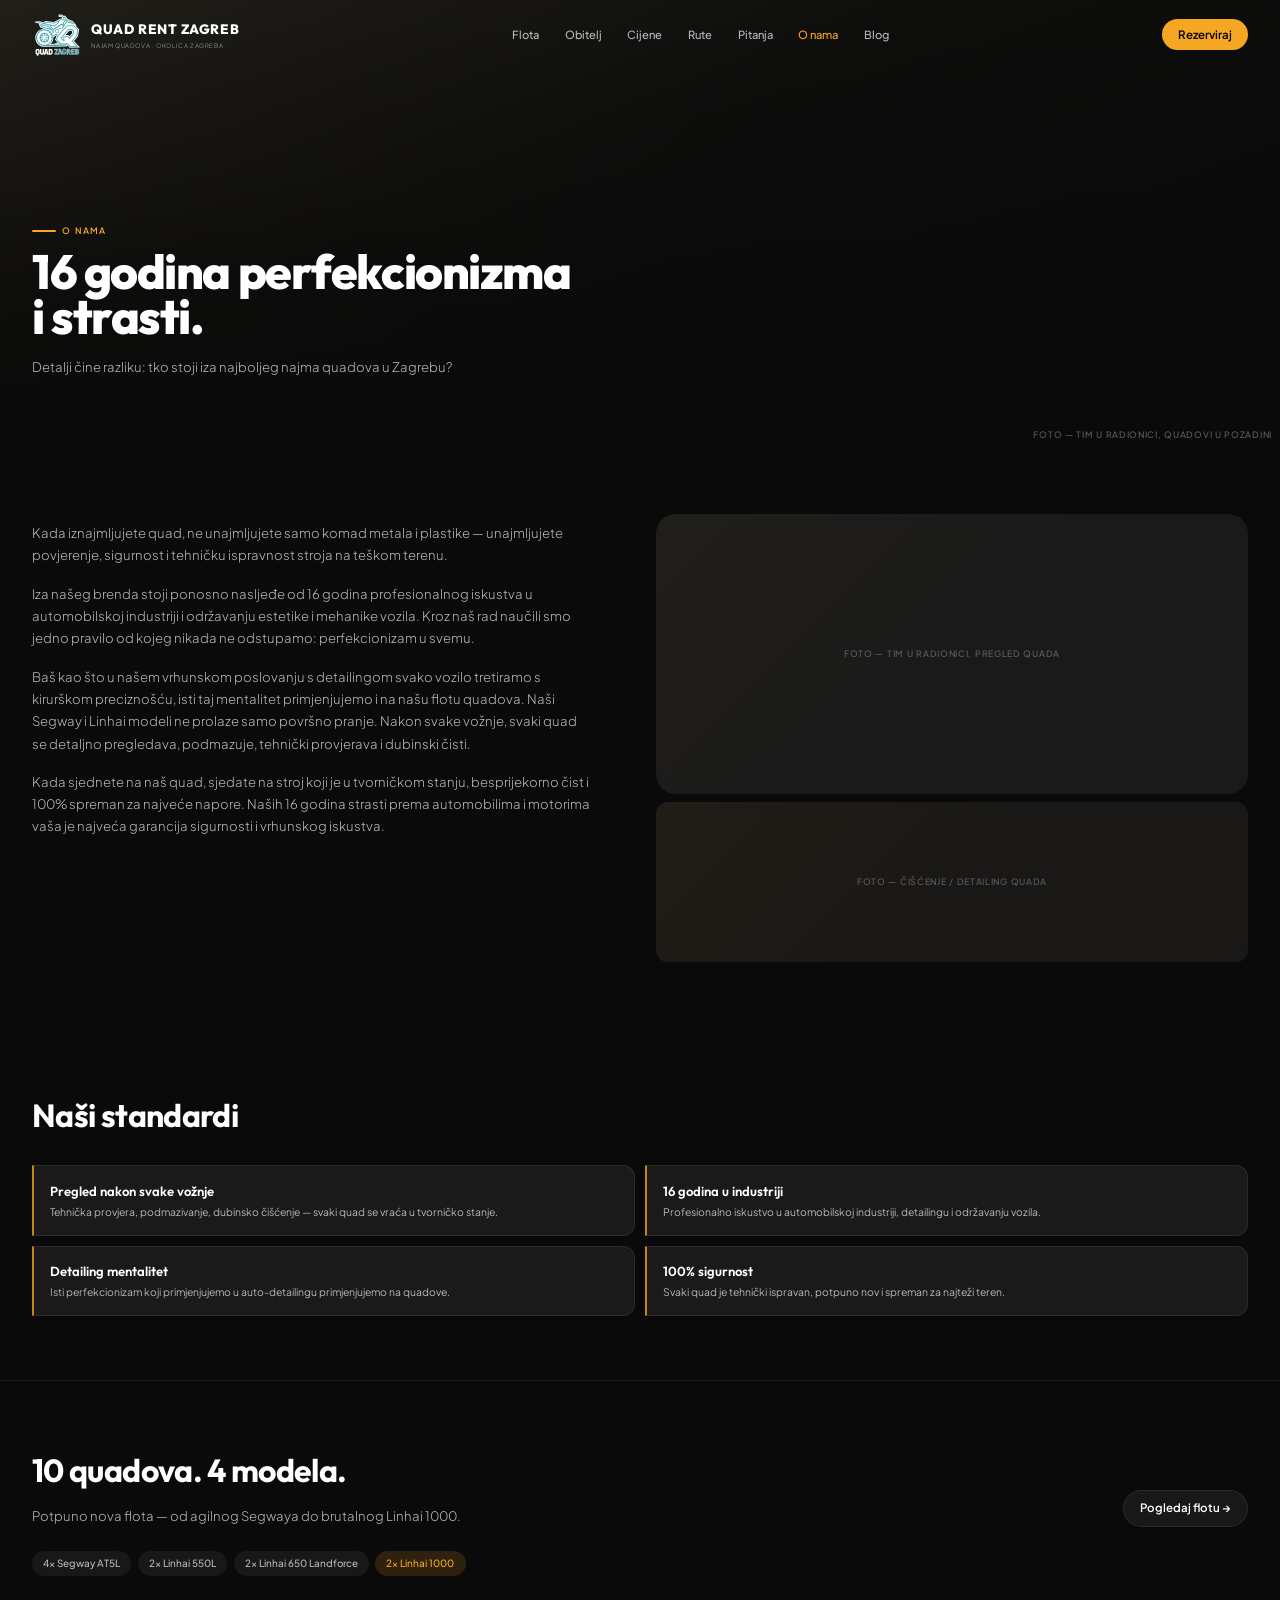
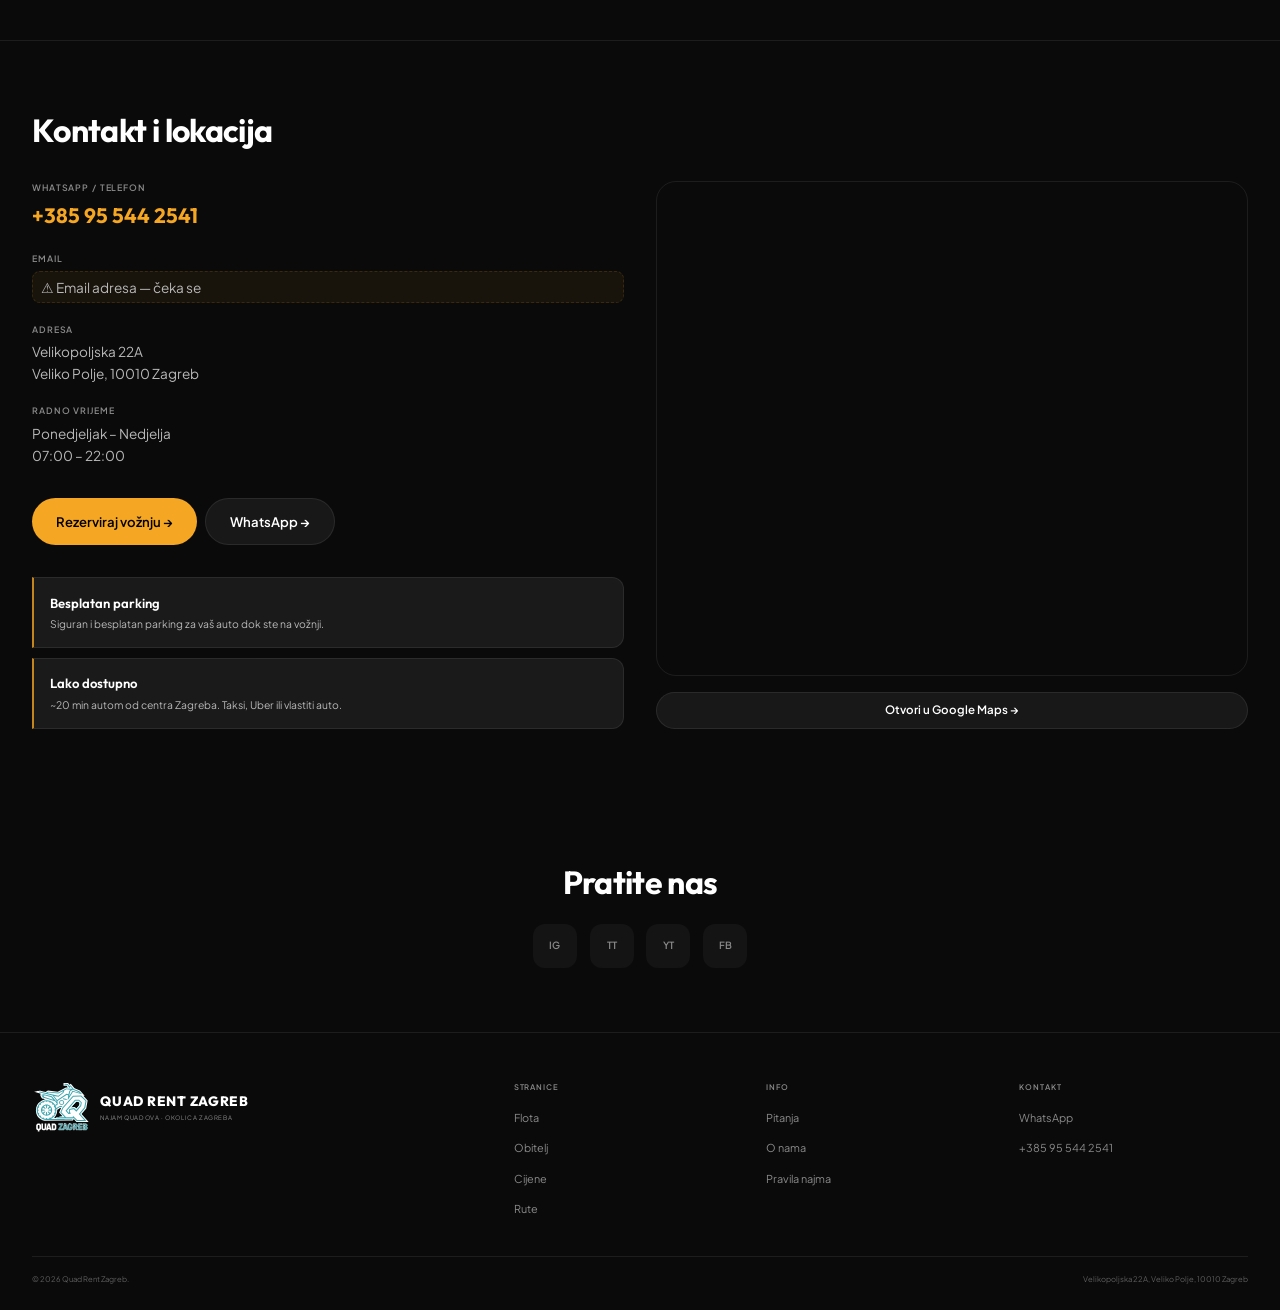
<file: o-nama.html>
<!DOCTYPE html>
<html lang="hr">
<head>
<meta charset="UTF-8">
<meta name="viewport" content="width=device-width, initial-scale=1.0">
<meta name="description" content="O nama — 16 godina perfekcionizma i strasti prema vozilima. Quad Rent Zagreb, Velikopoljska 22A, Veliko Polje, 10010 Zagreb.">
<title>O nama — Quad Rent Zagreb</title>
<link rel="stylesheet" href="style.css">
</head>
<body>

<div class="mobile-menu" id="mobileMenu"><a href="index.html" onclick="toggleMenu()">Početna</a><a href="quad.html" onclick="toggleMenu()">Flota</a><a href="obitelj.html" onclick="toggleMenu()">Obitelj</a><a href="cijene.html" onclick="toggleMenu()">Cijene</a><a href="rute.html" onclick="toggleMenu()">Rute</a><a href="faq.html" onclick="toggleMenu()">Pitanja</a><a href="o-nama.html" onclick="toggleMenu()">O nama</a><a href="blog.html" onclick="toggleMenu()">Blog</a></div>
<nav class="nav" id="nav"><div class="container nav__inner"><a href="index.html" class="nav__logo" style="display:inline-flex;align-items:center;gap:0.6rem"><img src="logo_quad_zagreb.svg" alt="Quad Rent Zagreb" style="height:44px;width:auto;display:block"><span style="display:inline-block">Quad Rent Zagreb<small>Najam quadova · okolica Zagreba</small></span></a><div class="nav__links"><a href="quad.html">Flota</a><a href="obitelj.html">Obitelj</a><a href="cijene.html">Cijene</a><a href="rute.html">Rute</a><a href="faq.html">Pitanja</a><a href="o-nama.html" class="active">O nama</a><a href="blog.html">Blog</a></div><button class="btn btn--accent btn--sm nav__book" onclick="openBooking()">Rezerviraj</button><button class="nav__hamburger" id="hamburger" onclick="toggleMenu()" aria-label="Izbornik"><span></span><span></span><span></span></button></div></nav>

<!-- HERO -->
<section class="hero hero--short">
  <div class="hero__bg ph"><span class="hero__bg-label">Foto — tim u radionici, quadovi u pozadini</span></div>
  <div class="container hero__content">
    <div class="section-overline">O nama</div>
    <h1 class="hero__headline" style="margin-top:0.6rem;font-size:clamp(1.6rem,4.5vw,3rem)">16 godina perfekcionizma<br>i strasti.</h1>
    <p class="hero__sub">Detalji čine razliku: tko stoji iza najboljeg najma quadova u Zagrebu?</p>
  </div>
</section>

<!-- O NAMA -->
<section class="page-section reveal">
  <div class="container">
    <div style="display:grid;grid-template-columns:1fr;gap:2rem" class="about-grid">
      <div>
        <p class="section-desc">Kada iznajmljujete quad, ne unajmljujete samo komad metala i plastike — unajmljujete povjerenje, sigurnost i tehničku ispravnost stroja na teškom terenu.</p>

        <p class="section-desc mt-2">Iza našeg brenda stoji ponosno nasljeđe od 16 godina profesionalnog iskustva u automobilskoj industriji i održavanju estetike i mehanike vozila. Kroz naš rad naučili smo jedno pravilo od kojeg nikada ne odstupamo: perfekcionizam u svemu.</p>

        <p class="section-desc mt-2">Baš kao što u našem vrhunskom poslovanju s detailingom svako vozilo tretiramo s kirurškom preciznošću, isti taj mentalitet primjenjujemo i na našu flotu quadova. Naši Segway i Linhai modeli ne prolaze samo površno pranje. Nakon svake vožnje, svaki quad se detaljno pregledava, podmazuje, tehnički provjerava i dubinski čisti.</p>

        <p class="section-desc mt-2">Kada sjednete na naš quad, sjedate na stroj koji je u tvorničkom stanju, besprijekorno čist i 100% spreman za najveće napore. Naših 16 godina strasti prema automobilima i motorima vaša je najveća garancija sigurnosti i vrhunskog iskustva.</p>
      </div>
      <div style="display:flex;flex-direction:column;gap:0.5rem">
        <div class="ph" style="border-radius:var(--r-xl);flex:1;min-height:280px"><span>Foto — tim u radionici, pregled quada</span></div>
        <div class="ph" style="border-radius:var(--r-md);min-height:160px;background:#1a1816"><span>Foto — čišćenje / detailing quada</span></div>
      </div>
    </div>
  </div>
</section>

<!-- STANDARDI -->
<section class="page-section page-section--border reveal">
  <div class="container">
    <h2 class="section-title mb-3">Naši standardi</h2>
    <div class="grid-2">
      <div class="info-card"><div class="info-card__icon">🔧</div><div><div class="info-card__title">Pregled nakon svake vožnje</div><div class="info-card__text">Tehnička provjera, podmazivanje, dubinsko čišćenje — svaki quad se vraća u tvorničko stanje.</div></div></div>
      <div class="info-card"><div class="info-card__icon">🏆</div><div><div class="info-card__title">16 godina u industriji</div><div class="info-card__text">Profesionalno iskustvo u automobilskoj industriji, detailingu i održavanju vozila.</div></div></div>
      <div class="info-card"><div class="info-card__icon">✨</div><div><div class="info-card__title">Detailing mentalitet</div><div class="info-card__text">Isti perfekcionizam koji primjenjujemo u auto-detailingu primjenjujemo na quadove.</div></div></div>
      <div class="info-card"><div class="info-card__icon">🛡</div><div><div class="info-card__title">100% sigurnost</div><div class="info-card__text">Svaki quad je tehnički ispravan, potpuno nov i spreman za najteži teren.</div></div></div>
    </div>
  </div>
</section>

<!-- FLOTA PREVIEW -->
<section class="page-section page-section--border reveal">
  <div class="container">
    <div class="section-header">
      <div><h2 class="section-title">10 quadova. 4 modela.</h2><p class="section-desc">Potpuno nova flota — od agilnog Segwaya do brutalnog Linhai 1000.</p></div>
      <a href="quad.html" class="btn btn--ghost btn--sm">Pogledaj flotu →</a>
    </div>
    <div style="display:flex;gap:0.4rem;flex-wrap:wrap">
      <span class="chip">4× Segway AT5L</span><span class="chip">2× Linhai 550L</span><span class="chip">2× Linhai 650 Landforce</span><span class="chip chip--accent">2× Linhai 1000</span>
    </div>
  </div>
</section>

<!-- KONTAKT -->
<section class="page-section reveal">
  <div class="container">
    <h2 class="section-title mb-3">Kontakt i lokacija</h2>
    <div style="display:grid;grid-template-columns:1fr;gap:2rem" class="contact-grid">
      <div>
        <div style="display:flex;flex-direction:column;gap:1.2rem;margin-bottom:2rem">
          <div>
            <div style="font-size:0.55rem;font-weight:600;letter-spacing:0.1em;text-transform:uppercase;color:var(--text-3);margin-bottom:0.3rem">WhatsApp / Telefon</div>
            <div style="font-family:var(--font-d);font-weight:700;font-size:1.3rem"><a href="tel:+385955442541" style="color:var(--accent)">+385 95 544 2541</a></div>
          </div>
          <div>
            <div style="font-size:0.55rem;font-weight:600;letter-spacing:0.1em;text-transform:uppercase;color:var(--text-3);margin-bottom:0.3rem">Email</div>
            <div style="font-size:0.85rem;color:var(--text-2)" class="tbd">⚠ Email adresa — čeka se</div>
          </div>
          <div>
            <div style="font-size:0.55rem;font-weight:600;letter-spacing:0.1em;text-transform:uppercase;color:var(--text-3);margin-bottom:0.3rem">Adresa</div>
            <div style="font-size:0.85rem;color:var(--text-2)">Velikopoljska 22A<br>Veliko Polje, 10010 Zagreb</div>
          </div>
          <div>
            <div style="font-size:0.55rem;font-weight:600;letter-spacing:0.1em;text-transform:uppercase;color:var(--text-3);margin-bottom:0.3rem">Radno vrijeme</div>
            <div style="font-size:0.85rem;color:var(--text-2)">Ponedjeljak – Nedjelja<br>07:00 – 22:00</div>
          </div>
        </div>
        <div style="display:flex;gap:0.5rem;flex-wrap:wrap;margin-bottom:2rem">
          <button class="btn btn--accent" onclick="openBooking()">Rezerviraj vožnju →</button>
          <a href="https://wa.me/385955442541" target="_blank" rel="noopener" class="btn btn--ghost">WhatsApp →</a>
        </div>
        <div style="display:flex;flex-direction:column;gap:0.6rem">
          <div class="info-card"><div class="info-card__icon">🅿️</div><div><div class="info-card__title">Besplatan parking</div><div class="info-card__text">Siguran i besplatan parking za vaš auto dok ste na vožnji.</div></div></div>
          <div class="info-card"><div class="info-card__icon">🚗</div><div><div class="info-card__title">Lako dostupno</div><div class="info-card__text">~20 min autom od centra Zagreba. Taksi, Uber ili vlastiti auto.</div></div></div>
        </div>
      </div>
      <div style="display:flex;flex-direction:column;gap:1rem">
        <div style="border-radius:var(--r-xl);overflow:hidden;border:1px solid var(--border);min-height:350px;flex:1">
          <iframe src="https://www.google.com/maps/embed?pb=!1m18!1m12!1m3!1d5568.963136108243!2d16.012577275775804!3d45.74149081489528!2m3!1f0!2f0!3f0!3m2!1i1024!2i768!4f13.1!3m3!1m2!1s0x47667f6e2e41adf7%3A0xa85f0abc58bedd95!2sVelikopoljska%20ul.%2022a%2C%2010000%2C%20Veliko%20Polje%2C%20Croatia!5e0!3m2!1sen!2sus!4v1780252780141!5m2!1sen!2sus" width="100%" height="100%" style="border:0;min-height:350px;display:block;filter:saturate(0.3) brightness(0.8)" allowfullscreen loading="lazy"></iframe>
        </div>
        <a href="https://maps.google.com/?q=45.74149,16.01258" target="_blank" rel="noopener" class="btn btn--ghost btn--block btn--sm">Otvori u Google Maps →</a>
      </div>
    </div>
  </div>
</section>

<!-- SOCIAL -->
<section class="page-section reveal">
  <div class="container" style="text-align:center">
    <h2 class="section-title mb-2">Pratite nas</h2>
    <div class="footer__socials" style="justify-content:center;gap:0.8rem">
      <a href="#" style="width:44px;height:44px;font-size:0.62rem">IG</a>
      <a href="#" style="width:44px;height:44px;font-size:0.62rem">TT</a>
      <a href="#" style="width:44px;height:44px;font-size:0.62rem">YT</a>
      <a href="#" style="width:44px;height:44px;font-size:0.62rem">FB</a>
    </div>
  </div>
</section>

<!-- MODAL -->
<div class="modal-overlay" id="bookingModal" onclick="if(event.target===this)closeBooking()"><div class="modal"><button class="modal__close" onclick="closeBooking()">✕</button><div class="modal__title">Rezerviraj vožnju</div><div class="modal__sub">Odaberi opcije i pošalji nam WhatsApp poruku</div><div class="modal__group"><label class="modal__label">Tip quada</label><div class="modal__toggle" id="typeToggle" style="grid-template-columns:1fr 1fr;gap:0.35rem"><button class="modal__toggle-btn active" data-type="segway" onclick="setType('segway')">Segway AT5L<span class="toggle-price">4 vozila</span></button><button class="modal__toggle-btn" data-type="linhai550" onclick="setType('linhai550')">Linhai 550L<span class="toggle-price">2 vozila</span></button><button class="modal__toggle-btn" data-type="linhai650" onclick="setType('linhai650')">Linhai 650<span class="toggle-price">2 vozila</span></button><button class="modal__toggle-btn" data-type="linhai1000" onclick="setType('linhai1000')">Linhai 1000<span class="toggle-price">2 vozila</span></button><button class="modal__toggle-btn" data-type="kids" onclick="setType('kids')">Dječji quad<span class="toggle-price">6+ god</span></button></div></div><div class="modal__group"><label class="modal__label">Trajanje</label><div class="modal__toggle" id="durationToggle"><button class="modal__toggle-btn active" data-dur="half" onclick="setDuration('half')">Pola dana<span class="toggle-price" id="halfPrice">€100</span></button><button class="modal__toggle-btn" data-dur="full" onclick="setDuration('full')">Cijeli dan<span class="toggle-price" id="fullPrice">€150</span></button></div></div><div class="modal__group"><label class="modal__label">Datum</label><input type="date" class="modal__input" id="bookDate"></div><div class="modal__group"><label class="modal__label">Broj quadova</label><div class="modal__stepper"><button class="modal__stepper-btn" onclick="changeCount(-1)">−</button><span class="modal__stepper-val" id="countVal">1</span><button class="modal__stepper-btn" onclick="changeCount(1)">+</button></div></div><div class="modal__summary"><div class="modal__summary-row"><span>Quad</span><span id="sumType">Segway AT5L</span></div><div class="modal__summary-row"><span>Trajanje</span><span id="sumDur">Pola dana (6h)</span></div><div class="modal__summary-row"><span>Quadova</span><span id="sumCount">1</span></div><div class="modal__summary-total"><span>Ukupno</span><span id="sumTotal">€100</span></div></div><button class="btn btn--accent btn--block" onclick="sendWhatsApp()" style="padding:0.85rem">Pošalji WhatsApp poruku</button><p class="modal__note">Potvrđujemo u minutama. <a href="pravila.html" style="color:var(--accent)">Pravila i uvjeti najma</a></p></div></div>

<footer class="footer"><div class="container"><div class="footer__top"><div class="footer__brand"><a href="index.html" class="nav__logo" style="display:inline-flex;align-items:center;gap:0.6rem"><img src="logo_quad_zagreb.svg" alt="Quad Rent Zagreb" style="height:52px;width:auto;display:block"><span style="display:inline-block">Quad Rent Zagreb<small>Najam quadova · okolica Zagreba</small></span></a></div><div><div class="footer__col-title">Stranice</div><ul class="footer__links"><li><a href="quad.html">Flota</a></li><li><a href="obitelj.html">Obitelj</a></li><li><a href="cijene.html">Cijene</a></li><li><a href="rute.html">Rute</a></li></ul></div><div><div class="footer__col-title">Info</div><ul class="footer__links"><li><a href="faq.html">Pitanja</a></li><li><a href="o-nama.html">O nama</a></li><li><a href="pravila.html">Pravila najma</a></li></ul></div><div><div class="footer__col-title">Kontakt</div><ul class="footer__links"><li><a href="https://wa.me/385955442541">WhatsApp</a></li><li><a href="tel:+385955442541">+385 95 544 2541</a></li></ul></div></div><div class="footer__bottom"><p>© 2026 Quad Rent Zagreb.</p><p>Velikopoljska 22A, Veliko Polje, 10010 Zagreb</p></div></div></footer>
<script src="main.js"></script>
<style>@media(min-width:700px){.contact-grid,.about-grid{grid-template-columns:1fr 1fr !important}}</style>
</body>
</html>
</file>
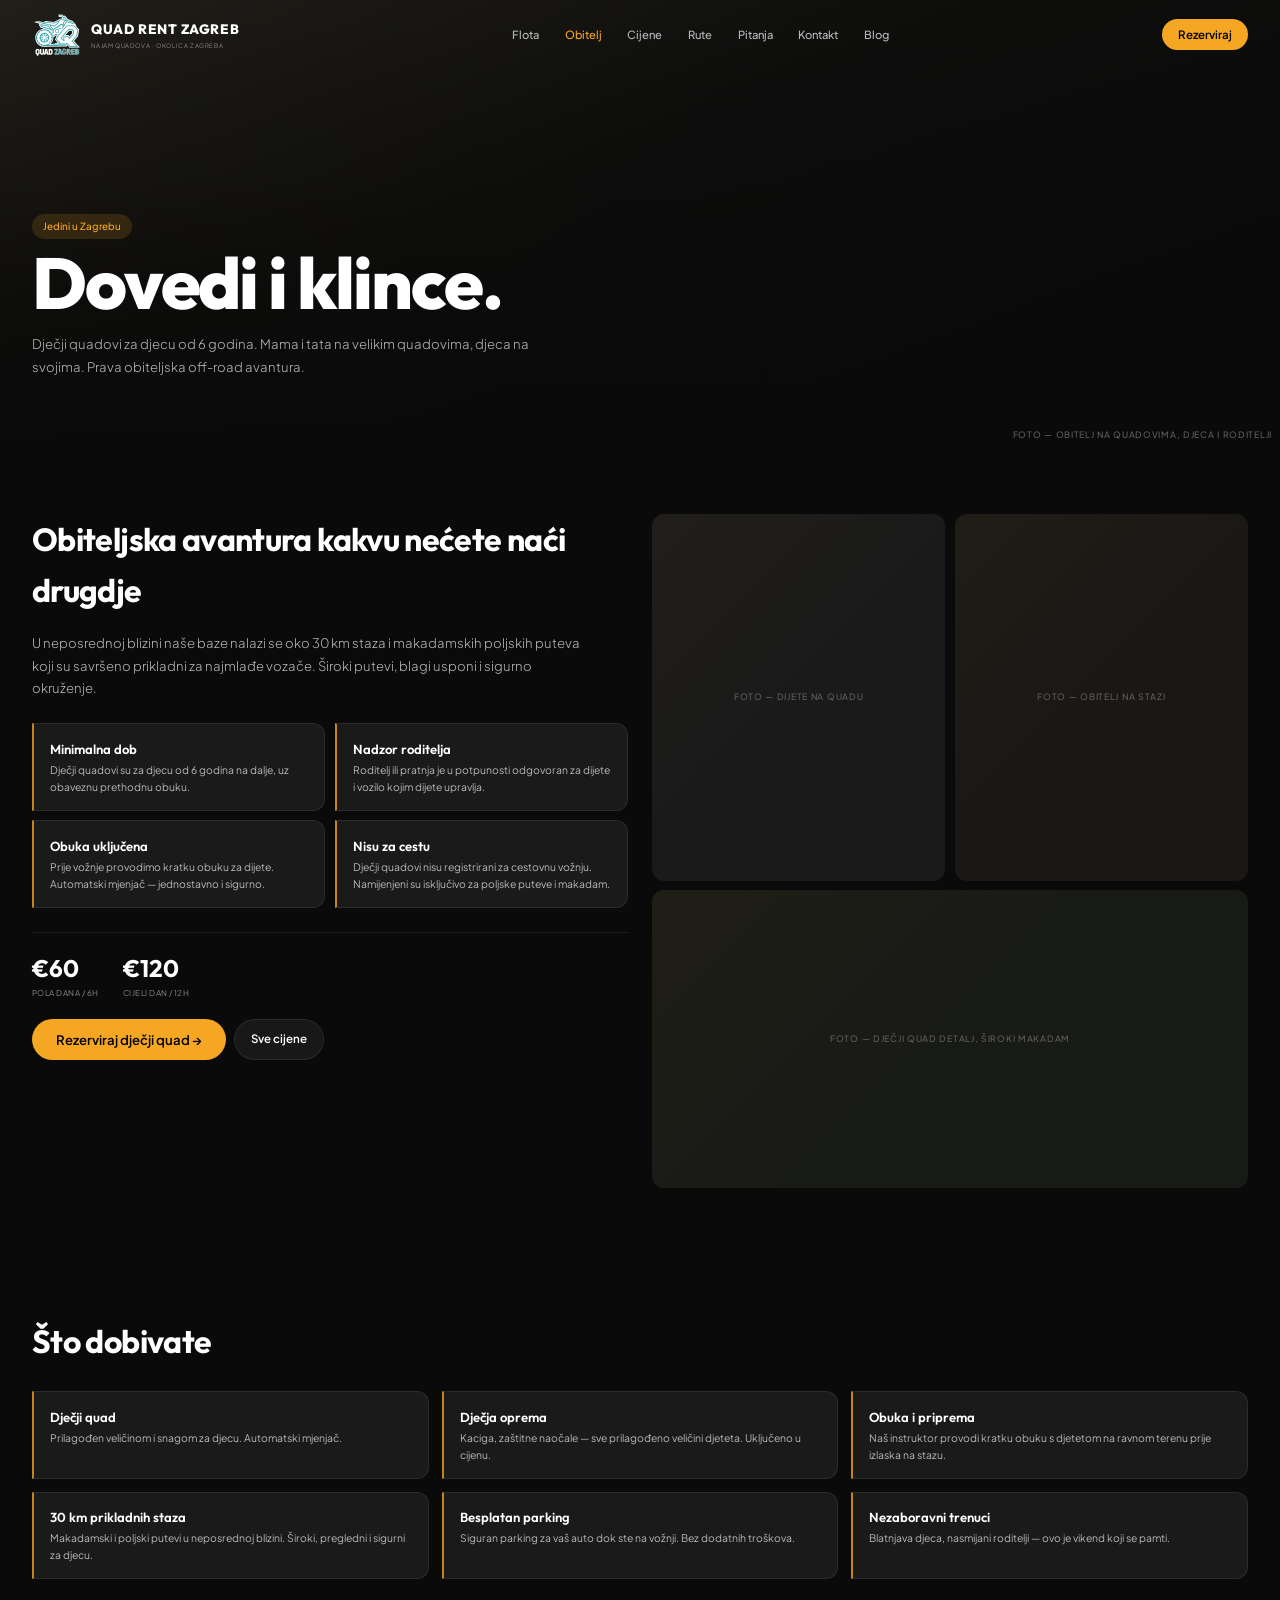
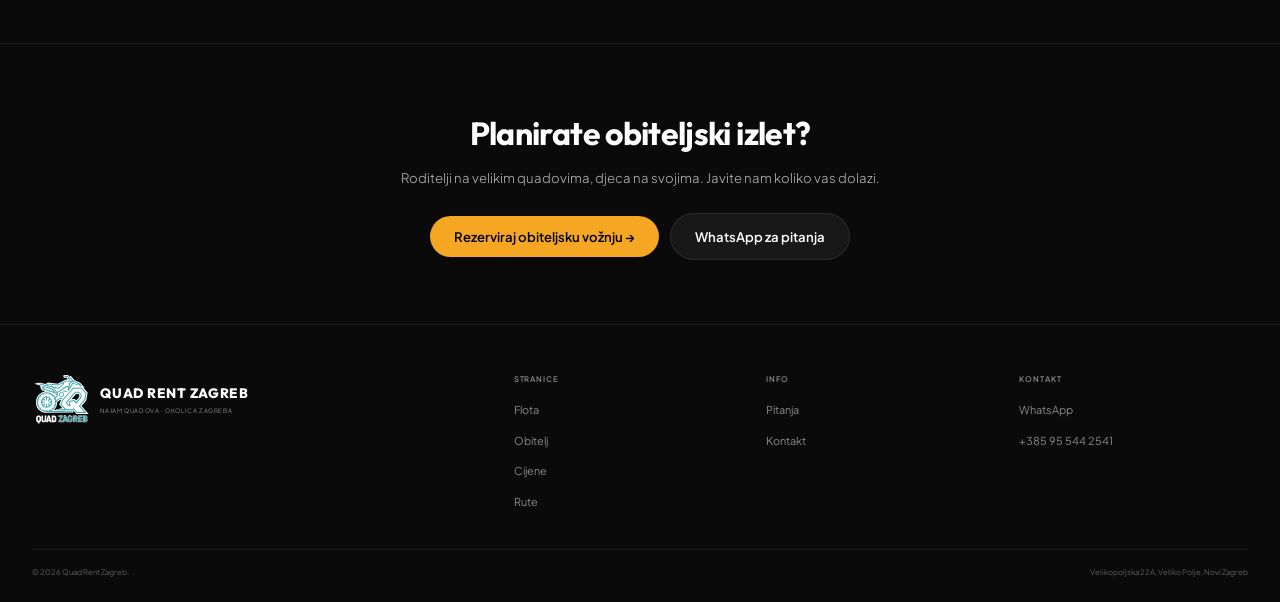
<file: obitelj.html>
<!DOCTYPE html>
<html lang="hr">
<head>
<meta charset="UTF-8">
<meta name="viewport" content="width=device-width, initial-scale=1.0">
<meta name="description" content="Dječji quadovi za djecu od 6 godina u okolici Zagreba. 30km prikladnih staza, obuka i oprema uključeni. Jedini u Zagrebu!">
<title>Obitelj i dječji quadovi — Quad Rent Zagreb</title>
<link rel="stylesheet" href="style.css">
</head>
<body>

<div class="mobile-menu" id="mobileMenu"><a href="index.html" onclick="toggleMenu()">Početna</a><a href="quad.html" onclick="toggleMenu()">Flota</a><a href="obitelj.html" onclick="toggleMenu()">Obitelj</a><a href="cijene.html" onclick="toggleMenu()">Cijene</a><a href="rute.html" onclick="toggleMenu()">Rute</a><a href="faq.html" onclick="toggleMenu()">Pitanja</a><a href="kontakt.html" onclick="toggleMenu()">Kontakt</a><a href="blog.html" onclick="toggleMenu()">Blog</a></div>
<nav class="nav" id="nav"><div class="container nav__inner"><a href="index.html" class="nav__logo" style="display:inline-flex;align-items:center;gap:0.6rem"><img src="logo_quad_zagreb.svg" alt="Quad Rent Zagreb" style="height:44px;width:auto;display:block"><span style="display:inline-block">Quad Rent Zagreb<small>Najam quadova · okolica Zagreba</small></span></a><div class="nav__links"><a href="quad.html">Flota</a><a href="obitelj.html" class="active">Obitelj</a><a href="cijene.html">Cijene</a><a href="rute.html">Rute</a><a href="faq.html">Pitanja</a><a href="kontakt.html">Kontakt</a><a href="blog.html">Blog</a></div><button class="btn btn--accent btn--sm nav__book" onclick="openBooking()">Rezerviraj</button><button class="nav__hamburger" id="hamburger" onclick="toggleMenu()" aria-label="Izbornik"><span></span><span></span><span></span></button></div></nav>

<section class="hero hero--short">
  <div class="hero__bg ph"><span class="hero__bg-label">Foto — obitelj na quadovima, djeca i roditelji</span></div>
  <div class="container hero__content">
    <span class="chip chip--accent">Jedini u Zagrebu</span>
    <h1 class="hero__headline" style="margin-top:0.6rem">Dovedi i klince.</h1>
    <p class="hero__sub">Dječji quadovi za djecu od 6 godina. Mama i tata na velikim quadovima, djeca na svojima. Prava obiteljska off-road avantura.</p>
  </div>
</section>

<!-- INTRO -->
<section class="page-section reveal">
  <div class="container">
    <div style="display:grid;grid-template-columns:1fr;gap:1.5rem" class="family-grid">
      <div>
        <h2 class="section-title">Obiteljska avantura kakvu nećete naći drugdje</h2>
        <p class="section-desc mt-2">U neposrednoj blizini naše baze nalazi se oko 30 km staza i makadamskih poljskih puteva koji su savršeno prikladni za najmlađe vozače. Široki putevi, blagi usponi i sigurno okruženje.</p>

        <div class="grid-2 mt-3">
          <div class="info-card"><div class="info-card__icon" style="font-size:1.1rem">6+</div><div><div class="info-card__title">Minimalna dob</div><div class="info-card__text">Dječji quadovi su za djecu od 6 godina na dalje, uz obaveznu prethodnu obuku.</div></div></div>
          <div class="info-card"><div class="info-card__icon">👨‍👩‍👧</div><div><div class="info-card__title">Nadzor roditelja</div><div class="info-card__text">Roditelj ili pratnja je u potpunosti odgovoran za dijete i vozilo kojim dijete upravlja.</div></div></div>
          <div class="info-card"><div class="info-card__icon">🛡</div><div><div class="info-card__title">Obuka uključena</div><div class="info-card__text">Prije vožnje provodimo kratku obuku za dijete. Automatski mjenjač — jednostavno i sigurno.</div></div></div>
          <div class="info-card"><div class="info-card__icon">⚠️</div><div><div class="info-card__title">Nisu za cestu</div><div class="info-card__text">Dječji quadovi nisu registrirani za cestovnu vožnju. Namijenjeni su isključivo za poljske puteve i makadam.</div></div></div>
        </div>

        <div style="display:flex;gap:1.5rem;margin-top:1.5rem;padding-top:1rem;border-top:1px solid var(--border);flex-wrap:wrap">
          <div><div style="font-family:var(--font-d);font-weight:700;font-size:1.5rem">€60</div><div style="font-size:0.5rem;color:var(--text-3);letter-spacing:0.06em;text-transform:uppercase">Pola dana / 6h</div></div>
          <div><div style="font-family:var(--font-d);font-weight:700;font-size:1.5rem">€120</div><div style="font-size:0.5rem;color:var(--text-3);letter-spacing:0.06em;text-transform:uppercase">Cijeli dan / 12h</div></div>
        </div>

        <div style="display:flex;gap:0.5rem;flex-wrap:wrap;margin-top:1.2rem">
          <button class="btn btn--accent" onclick="openBooking('kids','half')">Rezerviraj dječji quad →</button>
          <a href="cijene.html" class="btn btn--ghost btn--sm">Sve cijene</a>
        </div>
      </div>

      <div class="grid-2">
        <div class="ph" style="border-radius:var(--r-md);aspect-ratio:4/5"><span>Foto — dijete na quadu</span></div>
        <div class="ph" style="border-radius:var(--r-md);aspect-ratio:4/5;background:#1a1816"><span>Foto — obitelj na stazi</span></div>
        <div class="ph" style="border-radius:var(--r-md);grid-column:1/-1;aspect-ratio:2/1;background:#181a16"><span>Foto — dječji quad detalj, široki makadam</span></div>
      </div>
    </div>
  </div>
</section>

<!-- WHAT'S INCLUDED FOR KIDS -->
<section class="page-section page-section--border reveal">
  <div class="container">
    <h2 class="section-title mb-3">Što dobivate</h2>
    <div class="grid-3">
      <div class="info-card"><div class="info-card__icon">🏍</div><div><div class="info-card__title">Dječji quad</div><div class="info-card__text">Prilagođen veličinom i snagom za djecu. Automatski mjenjač.</div></div></div>
      <div class="info-card"><div class="info-card__icon">⛑️</div><div><div class="info-card__title">Dječja oprema</div><div class="info-card__text">Kaciga, zaštitne naočale — sve prilagođeno veličini djeteta. Uključeno u cijenu.</div></div></div>
      <div class="info-card"><div class="info-card__icon">📋</div><div><div class="info-card__title">Obuka i priprema</div><div class="info-card__text">Naš instruktor provodi kratku obuku s djetetom na ravnom terenu prije izlaska na stazu.</div></div></div>
      <div class="info-card"><div class="info-card__icon">🗺️</div><div><div class="info-card__title">30 km prikladnih staza</div><div class="info-card__text">Makadamski i poljski putevi u neposrednoj blizini. Široki, pregledni i sigurni za djecu.</div></div></div>
      <div class="info-card"><div class="info-card__icon">🅿️</div><div><div class="info-card__title">Besplatan parking</div><div class="info-card__text">Siguran parking za vaš auto dok ste na vožnji. Bez dodatnih troškova.</div></div></div>
      <div class="info-card"><div class="info-card__icon">📸</div><div><div class="info-card__title">Nezaboravni trenuci</div><div class="info-card__text">Blatnjava djeca, nasmijani roditelji — ovo je vikend koji se pamti.</div></div></div>
    </div>
  </div>
</section>

<!-- CTA -->
<section class="page-section reveal">
  <div class="container" style="text-align:center">
    <h2 class="section-title">Planirate obiteljski izlet?</h2>
    <p class="section-desc" style="margin:0.5rem auto 1.5rem;text-align:center">Roditelji na velikim quadovima, djeca na svojima. Javite nam koliko vas dolazi.</p>
    <button class="btn btn--accent" onclick="openBooking('kids','half')">Rezerviraj obiteljsku vožnju →</button>
    <a href="https://wa.me/385955442541" target="_blank" rel="noopener" class="btn btn--ghost" style="margin-left:0.5rem">WhatsApp za pitanja</a>
  </div>
</section>

<!-- MODAL -->
<div class="modal-overlay" id="bookingModal" onclick="if(event.target===this)closeBooking()"><div class="modal"><button class="modal__close" onclick="closeBooking()">✕</button><div class="modal__title">Rezerviraj vožnju</div><div class="modal__sub">Odaberi opcije i pošalji nam WhatsApp poruku</div><div class="modal__group"><label class="modal__label">Tip quada</label><div class="modal__toggle modal__toggle--3" id="typeToggle"><button class="modal__toggle-btn" data-type="standard" onclick="setType('standard')">Standard<span class="toggle-price">550-650cc</span></button><button class="modal__toggle-btn" data-type="linhai1000" onclick="setType('linhai1000')">Linhai 1000<span class="toggle-price">1000cc</span></button><button class="modal__toggle-btn active" data-type="kids" onclick="setType('kids')">Dječji<span class="toggle-price">6+ god</span></button></div></div><div class="modal__group"><label class="modal__label">Trajanje</label><div class="modal__toggle" id="durationToggle"><button class="modal__toggle-btn active" data-dur="half" onclick="setDuration('half')">Pola dana<span class="toggle-price" id="halfPrice">€60</span></button><button class="modal__toggle-btn" data-dur="full" onclick="setDuration('full')">Cijeli dan<span class="toggle-price" id="fullPrice">€120</span></button></div></div><div class="modal__group"><label class="modal__label">Datum</label><input type="date" class="modal__input" id="bookDate"></div><div class="modal__group"><label class="modal__label">Broj quadova</label><div class="modal__stepper"><button class="modal__stepper-btn" onclick="changeCount(-1)">−</button><span class="modal__stepper-val" id="countVal">1</span><button class="modal__stepper-btn" onclick="changeCount(1)">+</button></div></div><div class="modal__summary"><div class="modal__summary-row"><span>Quad</span><span id="sumType">Dječji quad</span></div><div class="modal__summary-row"><span>Trajanje</span><span id="sumDur">Pola dana (6h)</span></div><div class="modal__summary-row"><span>Quadova</span><span id="sumCount">1</span></div><div class="modal__summary-total"><span>Ukupno</span><span id="sumTotal">€60</span></div></div><button class="btn btn--accent btn--block" onclick="sendWhatsApp()" style="padding:0.85rem">Pošalji WhatsApp poruku</button><p class="modal__note">Potvrđujemo u minutama.</p></div></div>

<footer class="footer"><div class="container"><div class="footer__top"><div class="footer__brand"><a href="index.html" class="nav__logo" style="display:inline-flex;align-items:center;gap:0.6rem"><img src="logo_quad_zagreb.svg" alt="Quad Rent Zagreb" style="height:52px;width:auto;display:block"><span style="display:inline-block">Quad Rent Zagreb<small>Najam quadova · okolica Zagreba</small></span></a></div><div><div class="footer__col-title">Stranice</div><ul class="footer__links"><li><a href="quad.html">Flota</a></li><li><a href="obitelj.html">Obitelj</a></li><li><a href="cijene.html">Cijene</a></li><li><a href="rute.html">Rute</a></li></ul></div><div><div class="footer__col-title">Info</div><ul class="footer__links"><li><a href="faq.html">Pitanja</a></li><li><a href="kontakt.html">Kontakt</a></li></ul></div><div><div class="footer__col-title">Kontakt</div><ul class="footer__links"><li><a href="https://wa.me/385955442541">WhatsApp</a></li><li><a href="tel:+385955442541">+385 95 544 2541</a></li></ul></div></div><div class="footer__bottom"><p>© 2026 Quad Rent Zagreb.</p><p>Velikopoljska 22A, Veliko Polje, Novi Zagreb</p></div></div></footer>
<script src="main.js"></script>
<style>@media(min-width:700px){.family-grid{grid-template-columns:1fr 1fr !important}}</style>
</body>
</html>
</file>
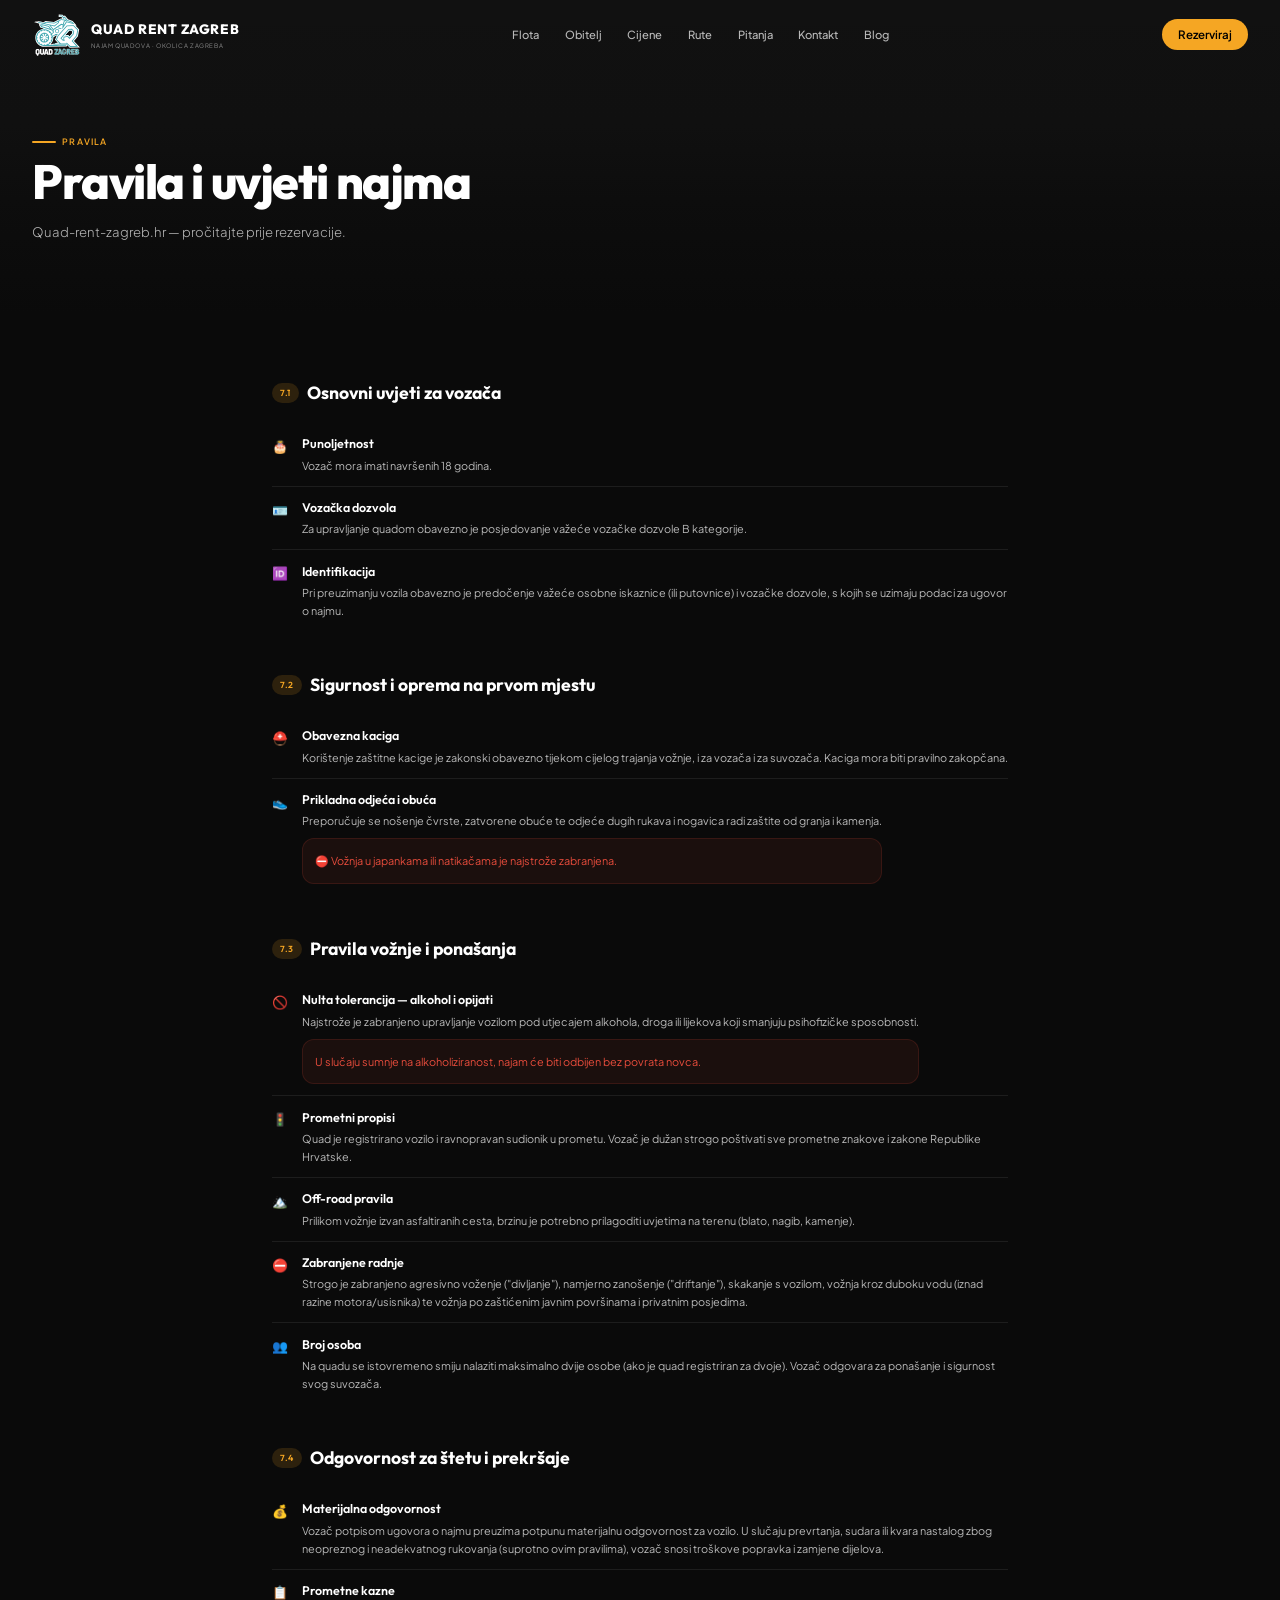
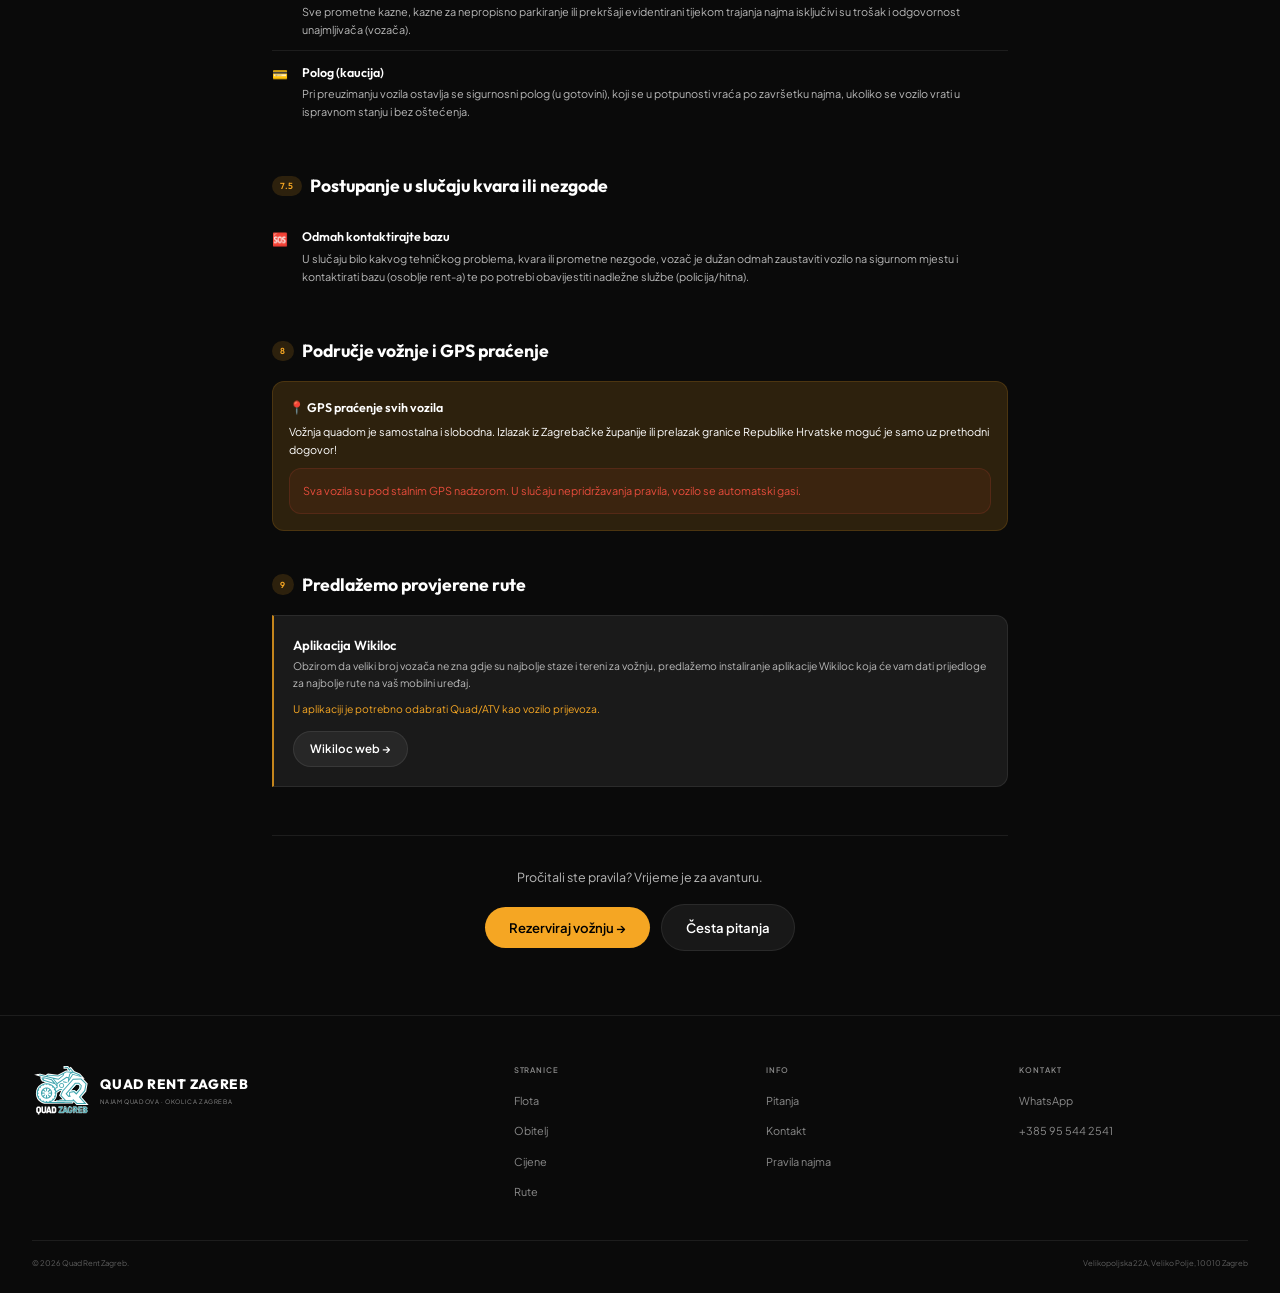
<file: pravila.html>
<!DOCTYPE html>
<html lang="hr">
<head>
<meta charset="UTF-8">
<meta name="viewport" content="width=device-width, initial-scale=1.0">
<meta name="description" content="Pravila i uvjeti najma quadova — Quad Rent Zagreb. Uvjeti za vozača, sigurnost, oprema, odgovornost, GPS praćenje.">
<title>Pravila i uvjeti najma — Quad Rent Zagreb</title>
<link rel="stylesheet" href="style.css">
<style>
  .rules-section{margin-bottom:2.5rem}
  .rules-section:last-child{margin-bottom:0}
  .rules-title{font-family:var(--font-d);font-weight:700;font-size:1.1rem;margin-bottom:1rem;display:flex;align-items:center;gap:0.5rem}
  .rules-title .num{font-size:0.55rem;font-weight:600;letter-spacing:0.08em;color:var(--accent);background:var(--accent-glow);padding:0.2rem 0.5rem;border-radius:var(--r-full)}
  .rule-item{display:flex;gap:0.6rem;align-items:flex-start;padding:0.7rem 0;border-bottom:1px solid var(--border)}
  .rule-item:last-child{border-bottom:none}
  .rule-icon{min-width:20px;font-size:0.8rem;margin-top:0.1rem}
  .rule-label{font-family:var(--font-d);font-weight:600;font-size:0.78rem;color:var(--text);margin-bottom:0.15rem}
  .rule-text{font-size:0.68rem;color:var(--text-2);line-height:1.65}
  .rule-warn{background:rgba(231,76,60,0.08);border:1px solid rgba(231,76,60,0.15);border-radius:var(--r-md);padding:0.8rem;margin-top:0.3rem}
  .rule-warn .rule-text{color:#e74c3c}
  .rule-highlight{background:var(--accent-glow);border:1px solid rgba(245,166,35,0.15);border-radius:var(--r-md);padding:1rem;margin-top:0.5rem}
</style>
</head>
<body>

<div class="mobile-menu" id="mobileMenu"><a href="index.html" onclick="toggleMenu()">Početna</a><a href="quad.html" onclick="toggleMenu()">Flota</a><a href="obitelj.html" onclick="toggleMenu()">Obitelj</a><a href="cijene.html" onclick="toggleMenu()">Cijene</a><a href="rute.html" onclick="toggleMenu()">Rute</a><a href="faq.html" onclick="toggleMenu()">Pitanja</a><a href="kontakt.html" onclick="toggleMenu()">Kontakt</a><a href="blog.html" onclick="toggleMenu()">Blog</a></div>
<nav class="nav" id="nav"><div class="container nav__inner"><a href="index.html" class="nav__logo" style="display:inline-flex;align-items:center;gap:0.6rem"><img src="logo_quad_zagreb.svg" alt="Quad Rent Zagreb" style="height:44px;width:auto;display:block"><span style="display:inline-block">Quad Rent Zagreb<small>Najam quadova · okolica Zagreba</small></span></a><div class="nav__links"><a href="quad.html">Flota</a><a href="obitelj.html">Obitelj</a><a href="cijene.html">Cijene</a><a href="rute.html">Rute</a><a href="faq.html">Pitanja</a><a href="kontakt.html">Kontakt</a><a href="blog.html">Blog</a></div><button class="btn btn--accent btn--sm nav__book" onclick="openBooking()">Rezerviraj</button><button class="nav__hamburger" id="hamburger" onclick="toggleMenu()" aria-label="Izbornik"><span></span><span></span><span></span></button></div></nav>

<section class="hero hero--short" style="min-height:35vh;min-height:35svh">
  <div class="hero__bg" style="background:var(--bg-alt)"></div>
  <div class="container hero__content">
    <div class="section-overline">Pravila</div>
    <h1 class="hero__headline" style="margin-top:0.6rem;font-size:clamp(1.6rem,4.5vw,3rem)">Pravila i uvjeti najma</h1>
    <p class="hero__sub">Quad-rent-zagreb.hr — pročitajte prije rezervacije.</p>
  </div>
</section>

<section class="page-section">
  <div class="container" style="max-width:800px">

    <!-- 7.1 OSNOVNI UVJETI -->
    <div class="rules-section reveal">
      <div class="rules-title"><span class="num">7.1</span> Osnovni uvjeti za vozača</div>
      <div class="rule-item">
        <div class="rule-icon">🎂</div>
        <div><div class="rule-label">Punoljetnost</div><div class="rule-text">Vozač mora imati navršenih 18 godina.</div></div>
      </div>
      <div class="rule-item">
        <div class="rule-icon">🪪</div>
        <div><div class="rule-label">Vozačka dozvola</div><div class="rule-text">Za upravljanje quadom obavezno je posjedovanje važeće vozačke dozvole B kategorije.</div></div>
      </div>
      <div class="rule-item">
        <div class="rule-icon">🆔</div>
        <div><div class="rule-label">Identifikacija</div><div class="rule-text">Pri preuzimanju vozila obavezno je predočenje važeće osobne iskaznice (ili putovnice) i vozačke dozvole, s kojih se uzimaju podaci za ugovor o najmu.</div></div>
      </div>
    </div>

    <!-- 7.2 SIGURNOST I OPREMA -->
    <div class="rules-section reveal">
      <div class="rules-title"><span class="num">7.2</span> Sigurnost i oprema na prvom mjestu</div>
      <div class="rule-item">
        <div class="rule-icon">⛑️</div>
        <div><div class="rule-label">Obavezna kaciga</div><div class="rule-text">Korištenje zaštitne kacige je zakonski obavezno tijekom cijelog trajanja vožnje, i za vozača i za suvozača. Kaciga mora biti pravilno zakopčana.</div></div>
      </div>
      <div class="rule-item">
        <div class="rule-icon">👟</div>
        <div><div class="rule-label">Prikladna odjeća i obuća</div><div class="rule-text">Preporučuje se nošenje čvrste, zatvorene obuće te odjeće dugih rukava i nogavica radi zaštite od granja i kamenja.</div>
        <div class="rule-warn" style="margin-top:0.5rem"><div class="rule-text">⛔ Vožnja u japankama ili natikačama je najstrože zabranjena.</div></div>
        </div>
      </div>
    </div>

    <!-- 7.3 PRAVILA VOŽNJE -->
    <div class="rules-section reveal">
      <div class="rules-title"><span class="num">7.3</span> Pravila vožnje i ponašanja</div>
      <div class="rule-item">
        <div class="rule-icon">🚫</div>
        <div><div class="rule-label">Nulta tolerancija — alkohol i opijati</div><div class="rule-text">Najstrože je zabranjeno upravljanje vozilom pod utjecajem alkohola, droga ili lijekova koji smanjuju psihofizičke sposobnosti.</div>
        <div class="rule-warn" style="margin-top:0.5rem"><div class="rule-text">U slučaju sumnje na alkoholiziranost, najam će biti odbijen bez povrata novca.</div></div>
        </div>
      </div>
      <div class="rule-item">
        <div class="rule-icon">🚦</div>
        <div><div class="rule-label">Prometni propisi</div><div class="rule-text">Quad je registrirano vozilo i ravnopravan sudionik u prometu. Vozač je dužan strogo poštivati sve prometne znakove i zakone Republike Hrvatske.</div></div>
      </div>
      <div class="rule-item">
        <div class="rule-icon">🏔️</div>
        <div><div class="rule-label">Off-road pravila</div><div class="rule-text">Prilikom vožnje izvan asfaltiranih cesta, brzinu je potrebno prilagoditi uvjetima na terenu (blato, nagib, kamenje).</div></div>
      </div>
      <div class="rule-item">
        <div class="rule-icon">⛔</div>
        <div><div class="rule-label">Zabranjene radnje</div><div class="rule-text">Strogo je zabranjeno agresivno voženje ("divljanje"), namjerno zanošenje ("driftanje"), skakanje s vozilom, vožnja kroz duboku vodu (iznad razine motora/usisnika) te vožnja po zaštićenim javnim površinama i privatnim posjedima.</div></div>
      </div>
      <div class="rule-item">
        <div class="rule-icon">👥</div>
        <div><div class="rule-label">Broj osoba</div><div class="rule-text">Na quadu se istovremeno smiju nalaziti maksimalno dvije osobe (ako je quad registriran za dvoje). Vozač odgovara za ponašanje i sigurnost svog suvozača.</div></div>
      </div>
    </div>

    <!-- 7.4 ODGOVORNOST ZA ŠTETU -->
    <div class="rules-section reveal">
      <div class="rules-title"><span class="num">7.4</span> Odgovornost za štetu i prekršaje</div>
      <div class="rule-item">
        <div class="rule-icon">💰</div>
        <div><div class="rule-label">Materijalna odgovornost</div><div class="rule-text">Vozač potpisom ugovora o najmu preuzima potpunu materijalnu odgovornost za vozilo. U slučaju prevrtanja, sudara ili kvara nastalog zbog neopreznog i neadekvatnog rukovanja (suprotno ovim pravilima), vozač snosi troškove popravka i zamjene dijelova.</div></div>
      </div>
      <div class="rule-item">
        <div class="rule-icon">📋</div>
        <div><div class="rule-label">Prometne kazne</div><div class="rule-text">Sve prometne kazne, kazne za nepropisno parkiranje ili prekršaji evidentirani tijekom trajanja najma isključivi su trošak i odgovornost unajmljivača (vozača).</div></div>
      </div>
      <div class="rule-item">
        <div class="rule-icon">💳</div>
        <div><div class="rule-label">Polog (kaucija)</div><div class="rule-text">Pri preuzimanju vozila ostavlja se sigurnosni polog (u gotovini), koji se u potpunosti vraća po završetku najma, ukoliko se vozilo vrati u ispravnom stanju i bez oštećenja.</div></div>
      </div>
    </div>

    <!-- 7.5 KVAR ILI NEZGODA -->
    <div class="rules-section reveal">
      <div class="rules-title"><span class="num">7.5</span> Postupanje u slučaju kvara ili nezgode</div>
      <div class="rule-item">
        <div class="rule-icon">🆘</div>
        <div><div class="rule-label">Odmah kontaktirajte bazu</div><div class="rule-text">U slučaju bilo kakvog tehničkog problema, kvara ili prometne nezgode, vozač je dužan odmah zaustaviti vozilo na sigurnom mjestu i kontaktirati bazu (osoblje rent-a) te po potrebi obavijestiti nadležne službe (policija/hitna).</div></div>
      </div>
    </div>

    <!-- 8. GPS PRAĆENJE I PODRUČJE -->
    <div class="rules-section reveal">
      <div class="rules-title"><span class="num">8</span> Područje vožnje i GPS praćenje</div>
      <div class="rule-highlight">
        <div class="rule-label" style="margin-bottom:0.3rem">📍 GPS praćenje svih vozila</div>
        <div class="rule-text" style="color:var(--text)">Vožnja quadom je samostalna i slobodna. Izlazak iz Zagrebačke županije ili prelazak granice Republike Hrvatske moguć je samo uz prethodni dogovor!</div>
        <div class="rule-warn" style="margin-top:0.6rem"><div class="rule-text">Sva vozila su pod stalnim GPS nadzorom. U slučaju nepridržavanja pravila, vozilo se automatski gasi.</div></div>
      </div>
    </div>

    <!-- 9. WIKILOC -->
    <div class="rules-section reveal">
      <div class="rules-title"><span class="num">9</span> Predlažemo provjerene rute</div>
      <div class="info-card" style="padding:1.2rem">
        <div class="info-card__icon">🗺️</div>
        <div>
          <div class="info-card__title">Aplikacija Wikiloc</div>
          <div class="info-card__text" style="margin-bottom:0.6rem">Obzirom da veliki broj vozača ne zna gdje su najbolje staze i tereni za vožnju, predlažemo instaliranje aplikacije Wikiloc koja će vam dati prijedloge za najbolje rute na vaš mobilni uređaj.</div>
          <div class="info-card__text" style="color:var(--accent)">U aplikaciji je potrebno odabrati Quad/ATV kao vozilo prijevoza.</div>
          <div style="margin-top:0.8rem;display:flex;gap:0.5rem;flex-wrap:wrap">
            <a href="https://www.wikiloc.com" target="_blank" rel="noopener" class="btn btn--ghost btn--sm">Wikiloc web →</a>
          </div>
        </div>
      </div>
    </div>

    <!-- CTA -->
    <div style="text-align:center;margin-top:3rem;padding-top:2rem;border-top:1px solid var(--border)" class="reveal">
      <p style="font-size:0.78rem;color:var(--text-2);margin-bottom:1rem">Pročitali ste pravila? Vrijeme je za avanturu.</p>
      <button class="btn btn--accent" onclick="openBooking()">Rezerviraj vožnju →</button>
      <a href="faq.html" class="btn btn--ghost" style="margin-left:0.5rem">Česta pitanja</a>
    </div>

  </div>
</section>

<!-- MODAL -->
<div class="modal-overlay" id="bookingModal" onclick="if(event.target===this)closeBooking()"><div class="modal"><button class="modal__close" onclick="closeBooking()">✕</button><div class="modal__title">Rezerviraj vožnju</div><div class="modal__sub">Odaberi opcije i pošalji nam WhatsApp poruku</div><div class="modal__group"><label class="modal__label">Tip quada</label><div class="modal__toggle modal__toggle--3" id="typeToggle"><button class="modal__toggle-btn active" data-type="standard" onclick="setType('standard')">Standard<span class="toggle-price">550-650cc</span></button><button class="modal__toggle-btn" data-type="linhai1000" onclick="setType('linhai1000')">Linhai 1000<span class="toggle-price">1000cc</span></button><button class="modal__toggle-btn" data-type="kids" onclick="setType('kids')">Dječji<span class="toggle-price">6+ god</span></button></div></div><div class="modal__group"><label class="modal__label">Trajanje</label><div class="modal__toggle" id="durationToggle"><button class="modal__toggle-btn active" data-dur="half" onclick="setDuration('half')">Pola dana<span class="toggle-price" id="halfPrice">€100</span></button><button class="modal__toggle-btn" data-dur="full" onclick="setDuration('full')">Cijeli dan<span class="toggle-price" id="fullPrice">€150</span></button></div></div><div class="modal__group"><label class="modal__label">Datum</label><input type="date" class="modal__input" id="bookDate"></div><div class="modal__group"><label class="modal__label">Broj quadova</label><div class="modal__stepper"><button class="modal__stepper-btn" onclick="changeCount(-1)">−</button><span class="modal__stepper-val" id="countVal">1</span><button class="modal__stepper-btn" onclick="changeCount(1)">+</button></div></div><div class="modal__summary"><div class="modal__summary-row"><span>Quad</span><span id="sumType">Quad (Segway / Linhai 550 / 650)</span></div><div class="modal__summary-row"><span>Trajanje</span><span id="sumDur">Pola dana (6h)</span></div><div class="modal__summary-row"><span>Quadova</span><span id="sumCount">1</span></div><div class="modal__summary-total"><span>Ukupno</span><span id="sumTotal">€100</span></div></div><button class="btn btn--accent btn--block" onclick="sendWhatsApp()" style="padding:0.85rem">Pošalji WhatsApp poruku</button><p class="modal__note">Potvrđujemo u minutama.</p></div></div>

<footer class="footer"><div class="container"><div class="footer__top"><div class="footer__brand"><a href="index.html" class="nav__logo" style="display:inline-flex;align-items:center;gap:0.6rem"><img src="logo_quad_zagreb.svg" alt="Quad Rent Zagreb" style="height:52px;width:auto;display:block"><span style="display:inline-block">Quad Rent Zagreb<small>Najam quadova · okolica Zagreba</small></span></a></div><div><div class="footer__col-title">Stranice</div><ul class="footer__links"><li><a href="quad.html">Flota</a></li><li><a href="obitelj.html">Obitelj</a></li><li><a href="cijene.html">Cijene</a></li><li><a href="rute.html">Rute</a></li></ul></div><div><div class="footer__col-title">Info</div><ul class="footer__links"><li><a href="faq.html">Pitanja</a></li><li><a href="kontakt.html">Kontakt</a></li><li><a href="pravila.html">Pravila najma</a></li></ul></div><div><div class="footer__col-title">Kontakt</div><ul class="footer__links"><li><a href="https://wa.me/385955442541">WhatsApp</a></li><li><a href="tel:+385955442541">+385 95 544 2541</a></li></ul></div></div><div class="footer__bottom"><p>© 2026 Quad Rent Zagreb.</p><p>Velikopoljska 22A, Veliko Polje, 10010 Zagreb</p></div></div></footer>
<script src="main.js"></script>
</body>
</html>
</file>
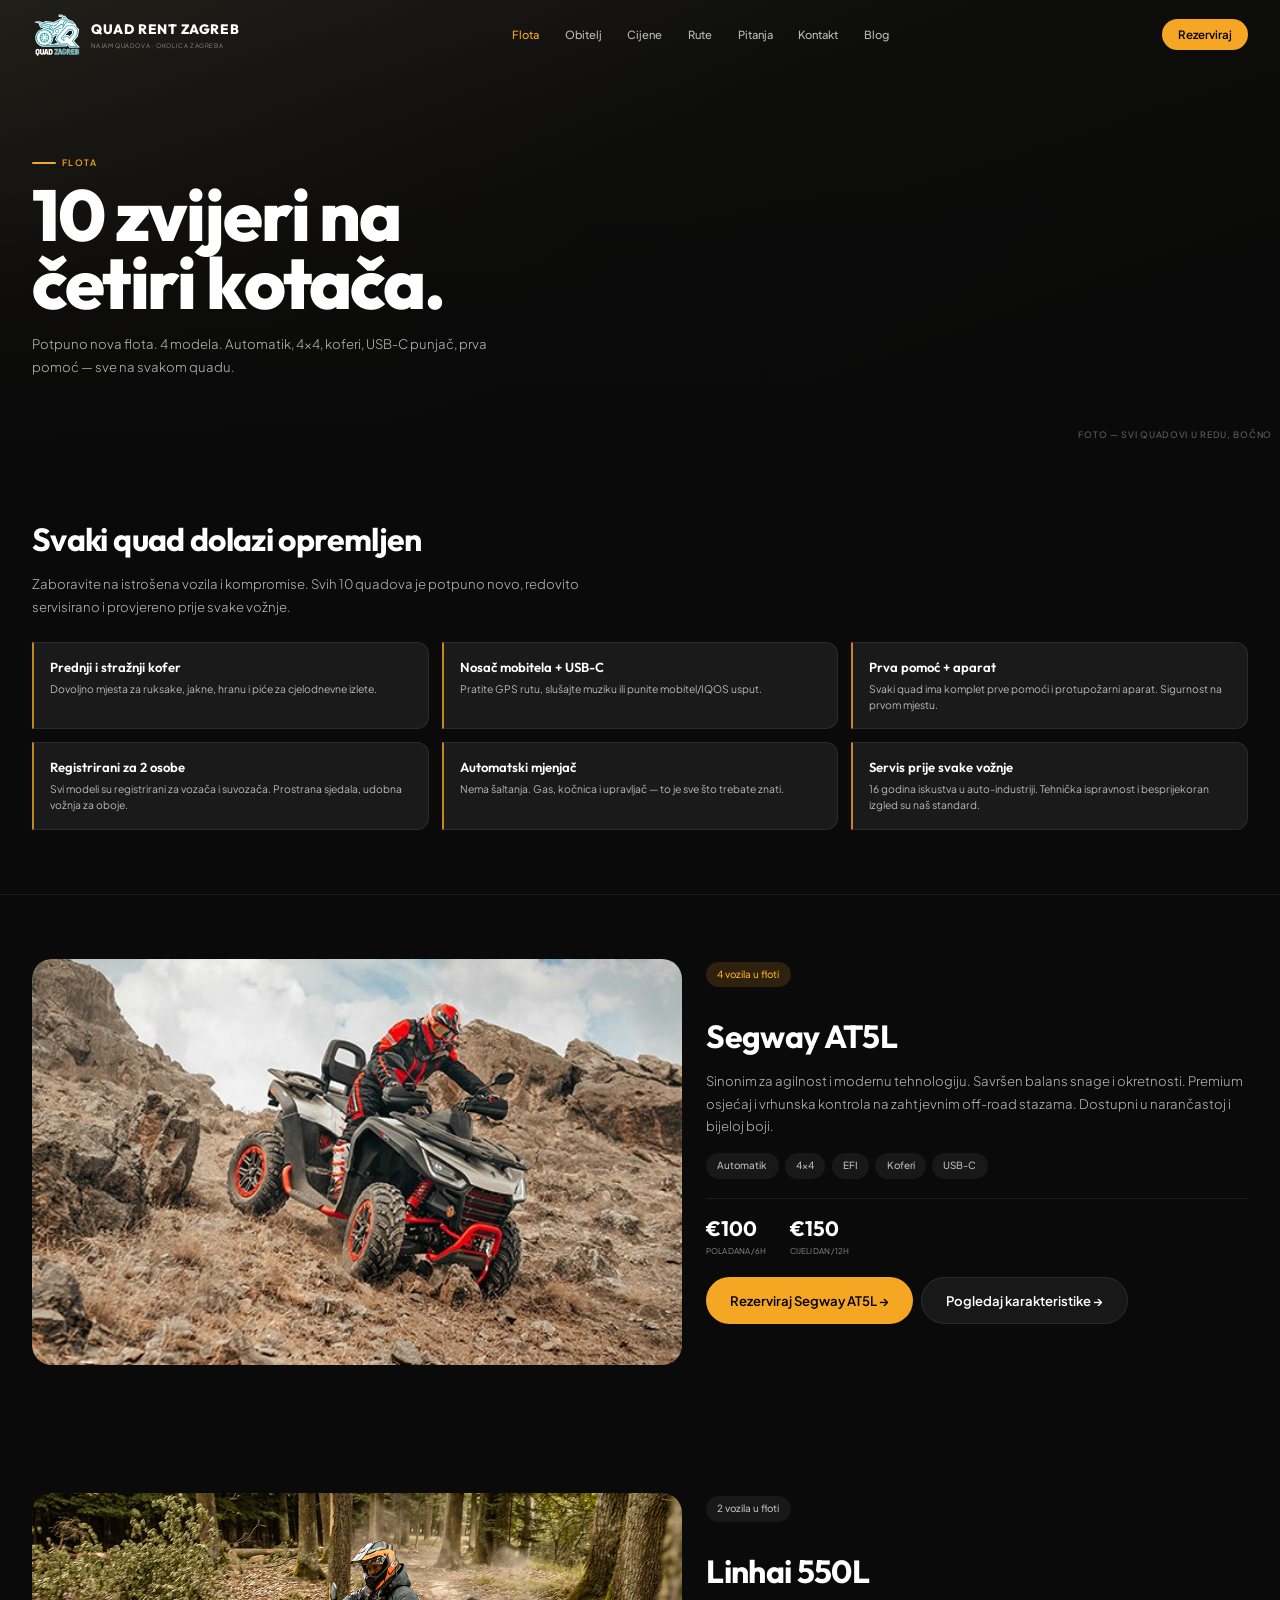
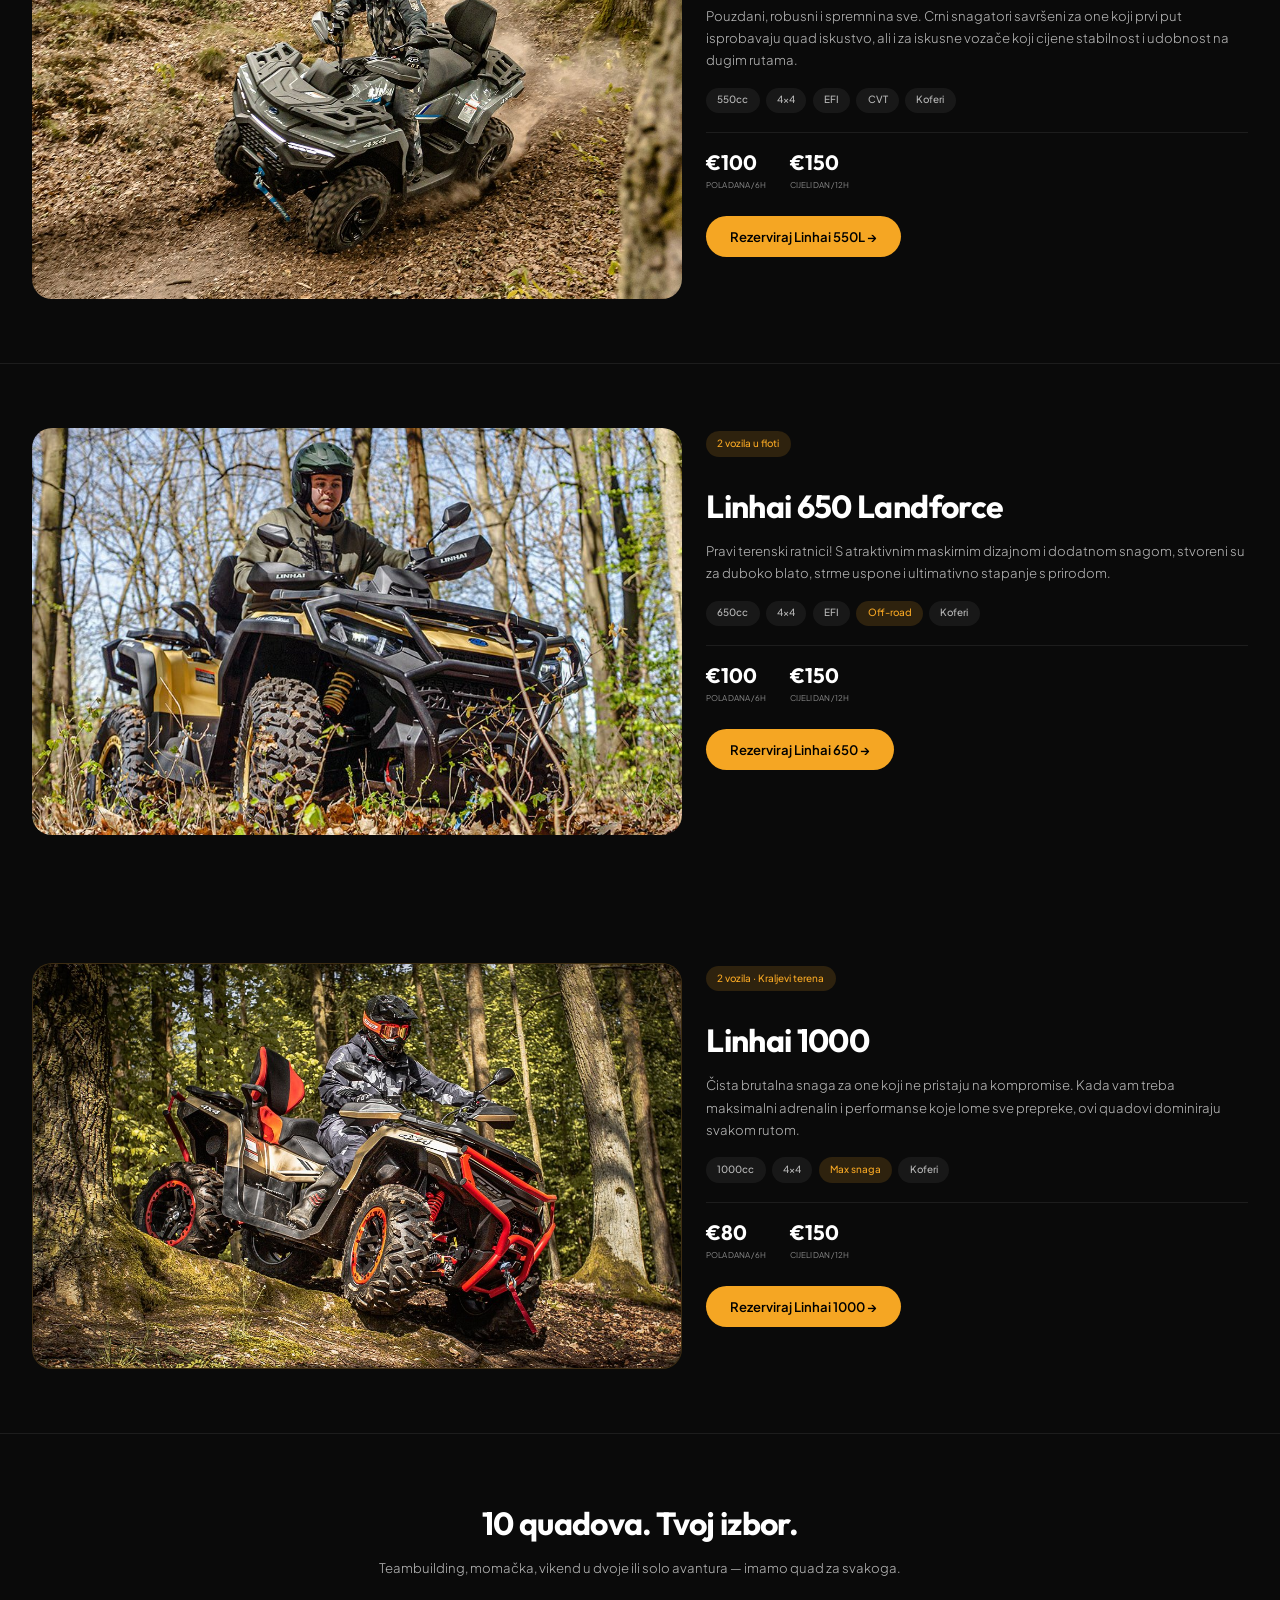
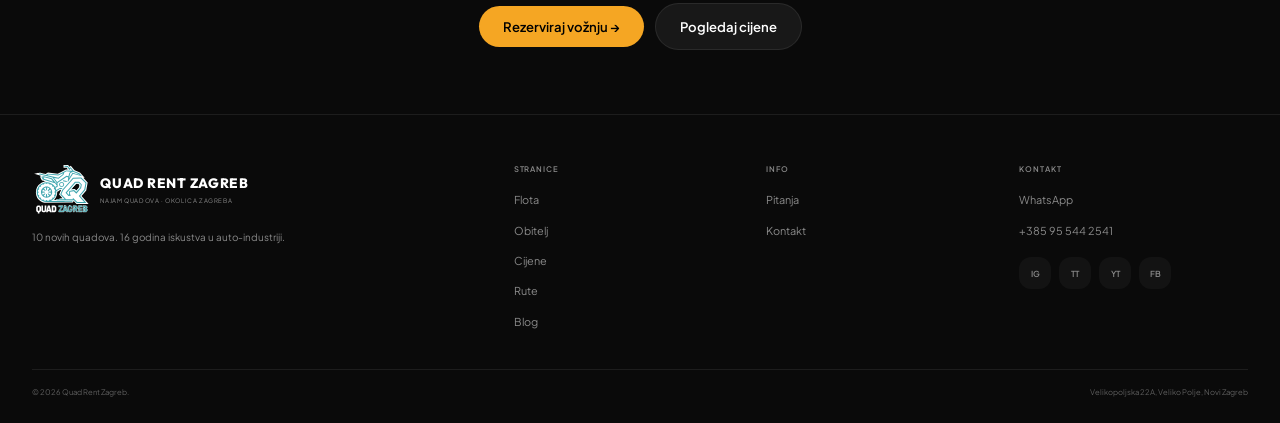
<file: quad.html>
<!DOCTYPE html>
<html lang="hr">
<head>
<meta charset="UTF-8">
<meta name="viewport" content="width=device-width, initial-scale=1.0">
<meta name="description" content="Flota od 10 potpuno novih quadova — Segway AT5L, Linhai 550L, Linhai 650 Landforce, Linhai 1000. Automatik, 4×4, koferi, USB-C punjač.">
<title>Flota quadova — Quad Rent Zagreb</title>
<link rel="stylesheet" href="style.css">
</head>
<body>

<!-- MOBILE MENU -->
<div class="mobile-menu" id="mobileMenu">
  <a href="index.html" onclick="toggleMenu()">Početna</a>
  <a href="quad.html" onclick="toggleMenu()">Flota</a>
  <a href="obitelj.html" onclick="toggleMenu()">Obitelj</a>
  <a href="cijene.html" onclick="toggleMenu()">Cijene</a>
  <a href="rute.html" onclick="toggleMenu()">Rute</a>
  <a href="faq.html" onclick="toggleMenu()">Pitanja</a>
  <a href="kontakt.html" onclick="toggleMenu()">Kontakt</a>
  <a href="blog.html" onclick="toggleMenu()">Blog</a>
</div>

<nav class="nav" id="nav">
  <div class="container nav__inner">
    <a href="index.html" class="nav__logo" style="display:inline-flex;align-items:center;gap:0.6rem"><img src="logo_quad_zagreb.svg" alt="Quad Rent Zagreb" style="height:44px;width:auto;display:block"><span style="display:inline-block">Quad Rent Zagreb<small>Najam quadova · okolica Zagreba</small></span></a>
    <div class="nav__links">
      <a href="quad.html" class="active">Flota</a>
      <a href="obitelj.html">Obitelj</a>
      <a href="cijene.html">Cijene</a>
      <a href="rute.html">Rute</a>
      <a href="faq.html">Pitanja</a>
      <a href="kontakt.html">Kontakt</a>
      <a href="blog.html">Blog</a>
    </div>
    <button class="btn btn--accent btn--sm nav__book" onclick="openBooking()">Rezerviraj</button>
    <button class="nav__hamburger" id="hamburger" onclick="toggleMenu()" aria-label="Izbornik"><span></span><span></span><span></span></button>
  </div>
</nav>

<!-- HERO -->
<section class="hero hero--short">
  <div class="hero__bg ph"><span class="hero__bg-label">Foto — svi quadovi u redu, bočno</span></div>
  <div class="container hero__content">
    <div class="section-overline">Flota</div>
    <h1 class="hero__headline" style="margin-top:0.6rem">10 zvijeri na<br>četiri kotača.</h1>
    <p class="hero__sub">Potpuno nova flota. 4 modela. Automatik, 4×4, koferi, USB-C punjač, prva pomoć — sve na svakom quadu.</p>
  </div>
</section>

<!-- INTRO -->
<section class="page-section page-section--border reveal">
  <div class="container">
    <h2 class="section-title">Svaki quad dolazi opremljen</h2>
    <p class="section-desc mb-3">Zaboravite na istrošena vozila i kompromise. Svih 10 quadova je potpuno novo, redovito servisirano i provjereno prije svake vožnje.</p>
    <div class="grid-3">
      <div class="info-card"><div class="info-card__icon">🧳</div><div><div class="info-card__title">Prednji i stražnji kofer</div><div class="info-card__text">Dovoljno mjesta za ruksake, jakne, hranu i piće za cjelodnevne izlete.</div></div></div>
      <div class="info-card"><div class="info-card__icon">📱</div><div><div class="info-card__title">Nosač mobitela + USB-C</div><div class="info-card__text">Pratite GPS rutu, slušajte muziku ili punite mobitel/IQOS usput.</div></div></div>
      <div class="info-card"><div class="info-card__icon">🩹</div><div><div class="info-card__title">Prva pomoć + aparat</div><div class="info-card__text">Svaki quad ima komplet prve pomoći i protupožarni aparat. Sigurnost na prvom mjestu.</div></div></div>
      <div class="info-card"><div class="info-card__icon">👥</div><div><div class="info-card__title">Registrirani za 2 osobe</div><div class="info-card__text">Svi modeli su registrirani za vozača i suvozača. Prostrana sjedala, udobna vožnja za oboje.</div></div></div>
      <div class="info-card"><div class="info-card__icon">⚙️</div><div><div class="info-card__title">Automatski mjenjač</div><div class="info-card__text">Nema šaltanja. Gas, kočnica i upravljač — to je sve što trebate znati.</div></div></div>
      <div class="info-card"><div class="info-card__icon">🔧</div><div><div class="info-card__title">Servis prije svake vožnje</div><div class="info-card__text">16 godina iskustva u auto-industriji. Tehnička ispravnost i besprijekoran izgled su naš standard.</div></div></div>
    </div>
  </div>
</section>

<!-- ═══ MODEL 1: SEGWAY AT5L ═══ -->
<section class="page-section reveal" id="segway">
  <div class="container">
    <div style="display:grid;grid-template-columns:1fr;gap:1.5rem" class="model-grid">
      <div style="border-radius:var(--r-xl);min-height:300px;aspect-ratio:16/10;overflow:hidden"><img src="img/quad-segway-hero.jpg" alt="Segway AT5L na terenu" loading="lazy" style="width:100%;height:100%;object-fit:cover;display:block"></div>
      <div>
        <span class="chip chip--accent mb-2">4 vozila u floti</span>
        <h2 class="section-title mt-1">Segway AT5L</h2>
        <p class="section-desc">Sinonim za agilnost i modernu tehnologiju. Savršen balans snage i okretnosti. Premium osjećaj i vrhunska kontrola na zahtjevnim off-road stazama. Dostupni u narančastoj i bijeloj boji.</p>
        <div style="display:flex;gap:0.4rem;flex-wrap:wrap;margin-top:1rem">
          <span class="chip">Automatik</span><span class="chip">4×4</span><span class="chip">EFI</span><span class="chip">Koferi</span><span class="chip">USB-C</span>
        </div>
        <div style="display:flex;gap:1.5rem;margin-top:1.2rem;padding-top:0.8rem;border-top:1px solid var(--border)">
          <div><div style="font-family:var(--font-d);font-weight:700;font-size:1.3rem">€100</div><div style="font-size:0.5rem;color:var(--text-3)">POLA DANA / 6H</div></div>
          <div><div style="font-family:var(--font-d);font-weight:700;font-size:1.3rem">€150</div><div style="font-size:0.5rem;color:var(--text-3)">CIJELI DAN / 12H</div></div>
        </div>
        <div style="display:flex;gap:0.5rem;flex-wrap:wrap;margin-top:1.2rem">
          <button class="btn btn--accent" onclick="openBooking('standard','half')">Rezerviraj Segway AT5L →</button>
          <a href="segway-at5l.html" class="btn btn--ghost">Pogledaj karakteristike →</a>
        </div>
      </div>
    </div>
  </div>
</section>

<!-- ═══ MODEL 2: LINHAI 550L ═══ -->
<section class="page-section page-section--border reveal" id="linhai550">
  <div class="container">
    <div style="display:grid;grid-template-columns:1fr;gap:1.5rem" class="model-grid">
      <div style="border-radius:var(--r-xl);min-height:300px;aspect-ratio:16/10;overflow:hidden;background:#1a1816"><img src="img/quad-linhai-550.jpg" alt="Linhai 550L Black Edition" loading="lazy" style="width:100%;height:100%;object-fit:cover;display:block"></div>
      <div>
        <span class="chip mb-2">2 vozila u floti</span>
        <h2 class="section-title mt-1">Linhai 550L</h2>
        <p class="section-desc">Pouzdani, robusni i spremni na sve. Crni snagatori savršeni za one koji prvi put isprobavaju quad iskustvo, ali i za iskusne vozače koji cijene stabilnost i udobnost na dugim rutama.</p>
        <div style="display:flex;gap:0.4rem;flex-wrap:wrap;margin-top:1rem">
          <span class="chip">550cc</span><span class="chip">4×4</span><span class="chip">EFI</span><span class="chip">CVT</span><span class="chip">Koferi</span>
        </div>
        <div style="display:flex;gap:1.5rem;margin-top:1.2rem;padding-top:0.8rem;border-top:1px solid var(--border)">
          <div><div style="font-family:var(--font-d);font-weight:700;font-size:1.3rem">€100</div><div style="font-size:0.5rem;color:var(--text-3)">POLA DANA / 6H</div></div>
          <div><div style="font-family:var(--font-d);font-weight:700;font-size:1.3rem">€150</div><div style="font-size:0.5rem;color:var(--text-3)">CIJELI DAN / 12H</div></div>
        </div>
        <button class="btn btn--accent mt-3" onclick="openBooking('standard','half')">Rezerviraj Linhai 550L →</button>
      </div>
    </div>
  </div>
</section>

<!-- ═══ MODEL 3: LINHAI 650 LANDFORCE ═══ -->
<section class="page-section reveal" id="linhai650">
  <div class="container">
    <div style="display:grid;grid-template-columns:1fr;gap:1.5rem" class="model-grid">
      <div style="border-radius:var(--r-xl);min-height:300px;aspect-ratio:16/10;overflow:hidden;background:#181a16"><img src="img/quad-linhai-650.jpg" alt="Linhai 650 Landforce" loading="lazy" style="width:100%;height:100%;object-fit:cover;display:block"></div>
      <div>
        <span class="chip chip--accent mb-2">2 vozila u floti</span>
        <h2 class="section-title mt-1">Linhai 650 Landforce</h2>
        <p class="section-desc">Pravi terenski ratnici! S atraktivnim maskirnim dizajnom i dodatnom snagom, stvoreni su za duboko blato, strme uspone i ultimativno stapanje s prirodom.</p>
        <div style="display:flex;gap:0.4rem;flex-wrap:wrap;margin-top:1rem">
          <span class="chip">650cc</span><span class="chip">4×4</span><span class="chip">EFI</span><span class="chip chip--accent">Off-road</span><span class="chip">Koferi</span>
        </div>
        <div style="display:flex;gap:1.5rem;margin-top:1.2rem;padding-top:0.8rem;border-top:1px solid var(--border)">
          <div><div style="font-family:var(--font-d);font-weight:700;font-size:1.3rem">€100</div><div style="font-size:0.5rem;color:var(--text-3)">POLA DANA / 6H</div></div>
          <div><div style="font-family:var(--font-d);font-weight:700;font-size:1.3rem">€150</div><div style="font-size:0.5rem;color:var(--text-3)">CIJELI DAN / 12H</div></div>
        </div>
        <button class="btn btn--accent mt-3" onclick="openBooking('standard','half')">Rezerviraj Linhai 650 →</button>
      </div>
    </div>
  </div>
</section>

<!-- ═══ MODEL 4: LINHAI 1000 ═══ -->
<section class="page-section page-section--border reveal" id="linhai1000">
  <div class="container">
    <div style="display:grid;grid-template-columns:1fr;gap:1.5rem" class="model-grid">
      <div style="border-radius:var(--r-xl);min-height:300px;aspect-ratio:16/10;overflow:hidden;background:#1c1810;border:1px solid rgba(245,166,35,0.15)"><img src="img/quad-linhai-1000.jpg" alt="Linhai 1000, kralj terena" loading="lazy" style="width:100%;height:100%;object-fit:cover;display:block"></div>
      <div>
        <span class="chip chip--accent mb-2">2 vozila · Kraljevi terena</span>
        <h2 class="section-title mt-1">Linhai 1000</h2>
        <p class="section-desc">Čista brutalna snaga za one koji ne pristaju na kompromise. Kada vam treba maksimalni adrenalin i performanse koje lome sve prepreke, ovi quadovi dominiraju svakom rutom.</p>
        <div style="display:flex;gap:0.4rem;flex-wrap:wrap;margin-top:1rem">
          <span class="chip">1000cc</span><span class="chip">4×4</span><span class="chip chip--accent">Max snaga</span><span class="chip">Koferi</span>
        </div>
        <div style="display:flex;gap:1.5rem;margin-top:1.2rem;padding-top:0.8rem;border-top:1px solid var(--border)">
          <div><div style="font-family:var(--font-d);font-weight:700;font-size:1.3rem">€80</div><div style="font-size:0.5rem;color:var(--text-3)">POLA DANA / 6H</div></div>
          <div><div style="font-family:var(--font-d);font-weight:700;font-size:1.3rem">€150</div><div style="font-size:0.5rem;color:var(--text-3)">CIJELI DAN / 12H</div></div>
        </div>
        <button class="btn btn--accent mt-3" onclick="openBooking('linhai1000','half')">Rezerviraj Linhai 1000 →</button>
      </div>
    </div>
  </div>
</section>

<!-- CTA -->
<section class="page-section reveal">
  <div class="container" style="text-align:center">
    <h2 class="section-title">10 quadova. Tvoj izbor.</h2>
    <p class="section-desc" style="margin:0.5rem auto 1.5rem;text-align:center">Teambuilding, momačka, vikend u dvoje ili solo avantura — imamo quad za svakoga.</p>
    <button class="btn btn--accent" onclick="openBooking()">Rezerviraj vožnju →</button>
    <a href="cijene.html" class="btn btn--ghost" style="margin-left:0.5rem">Pogledaj cijene</a>
  </div>
</section>

<!-- BOOKING MODAL (same as index) -->
<div class="modal-overlay" id="bookingModal" onclick="if(event.target===this)closeBooking()">
  <div class="modal">
    <button class="modal__close" onclick="closeBooking()">✕</button>
    <div class="modal__title">Rezerviraj vožnju</div>
    <div class="modal__sub">Odaberi opcije i pošalji nam WhatsApp poruku</div>
    <div class="modal__group"><label class="modal__label">Tip quada</label><div class="modal__toggle modal__toggle--3" id="typeToggle"><button class="modal__toggle-btn active" data-type="standard" onclick="setType('standard')">Standard<span class="toggle-price">550-650cc</span></button><button class="modal__toggle-btn" data-type="linhai1000" onclick="setType('linhai1000')">Linhai 1000<span class="toggle-price">1000cc</span></button><button class="modal__toggle-btn" data-type="kids" onclick="setType('kids')">Dječji<span class="toggle-price">6+ god</span></button></div></div>
    <div class="modal__group"><label class="modal__label">Trajanje</label><div class="modal__toggle" id="durationToggle"><button class="modal__toggle-btn active" data-dur="half" onclick="setDuration('half')">Pola dana<span class="toggle-price" id="halfPrice">€100</span></button><button class="modal__toggle-btn" data-dur="full" onclick="setDuration('full')">Cijeli dan<span class="toggle-price" id="fullPrice">€150</span></button></div></div>
    <div class="modal__group"><label class="modal__label">Datum</label><input type="date" class="modal__input" id="bookDate"></div>
    <div class="modal__group"><label class="modal__label">Broj quadova</label><div class="modal__stepper"><button class="modal__stepper-btn" onclick="changeCount(-1)">−</button><span class="modal__stepper-val" id="countVal">1</span><button class="modal__stepper-btn" onclick="changeCount(1)">+</button></div></div>
    <div class="modal__summary"><div class="modal__summary-row"><span>Quad</span><span id="sumType">Quad (Segway / Linhai 550 / 650)</span></div><div class="modal__summary-row"><span>Trajanje</span><span id="sumDur">Pola dana (6h)</span></div><div class="modal__summary-row"><span>Quadova</span><span id="sumCount">1</span></div><div class="modal__summary-total"><span>Ukupno</span><span id="sumTotal">€100</span></div></div>
    <button class="btn btn--accent btn--block" onclick="sendWhatsApp()" style="padding:0.85rem;font-size:0.85rem"><svg viewBox="0 0 24 24" fill="currentColor" style="width:18px;height:18px"><path d="M17.472 14.382c-.297-.149-1.758-.867-2.03-.967-.273-.099-.471-.148-.67.15-.197.297-.767.966-.94 1.164-.173.199-.347.223-.644.075-.297-.15-1.255-.463-2.39-1.475-.883-.788-1.48-1.761-1.653-2.059-.173-.297-.018-.458.13-.606.134-.133.298-.347.446-.52.149-.174.198-.298.298-.497.099-.198.05-.371-.025-.52-.075-.149-.669-1.612-.916-2.207-.242-.579-.487-.5-.669-.51-.173-.008-.371-.01-.57-.01-.198 0-.52.074-.792.372-.272.297-1.04 1.016-1.04 2.479 0 1.462 1.065 2.875 1.213 3.074.149.198 2.096 3.2 5.077 4.487.709.306 1.262.489 1.694.625.712.227 1.36.195 1.871.118.571-.085 1.758-.719 2.006-1.413.248-.694.248-1.289.173-1.413-.074-.124-.272-.198-.57-.347z"/><path d="M12 0C5.373 0 0 5.373 0 12c0 2.625.846 5.059 2.284 7.034L.789 23.492a.5.5 0 00.61.61l4.458-1.495A11.952 11.952 0 0012 24c6.627 0 12-5.373 12-12S18.627 0 12 0zm0 22c-2.317 0-4.46-.768-6.184-2.064l-.432-.326-2.642.886.886-2.642-.326-.432A9.96 9.96 0 012 12C2 6.477 6.477 2 12 2s10 4.477 10 10-4.477 10-10 10z"/></svg> Pošalji WhatsApp poruku</button>
    <p class="modal__note">Poruka se otvara u WhatsAppu. Potvrđujemo u minutama.</p>
  </div>
</div>

<!-- FOOTER -->
<footer class="footer">
  <div class="container">
    <div class="footer__top">
      <div class="footer__brand"><a href="index.html" class="nav__logo" style="display:inline-flex;align-items:center;gap:0.6rem"><img src="logo_quad_zagreb.svg" alt="Quad Rent Zagreb" style="height:52px;width:auto;display:block"><span style="display:inline-block">Quad Rent Zagreb<small>Najam quadova · okolica Zagreba</small></span></a><p>10 novih quadova. 16 godina iskustva u auto-industriji.</p></div>
      <div><div class="footer__col-title">Stranice</div><ul class="footer__links"><li><a href="quad.html">Flota</a></li><li><a href="obitelj.html">Obitelj</a></li><li><a href="cijene.html">Cijene</a></li><li><a href="rute.html">Rute</a></li><li><a href="blog.html">Blog</a></li></ul></div>
      <div><div class="footer__col-title">Info</div><ul class="footer__links"><li><a href="faq.html">Pitanja</a></li><li><a href="kontakt.html">Kontakt</a></li></ul></div>
      <div><div class="footer__col-title">Kontakt</div><ul class="footer__links"><li><a href="https://wa.me/385955442541">WhatsApp</a></li><li><a href="tel:+385955442541">+385 95 544 2541</a></li></ul><div class="footer__socials mt-2"><a href="#">IG</a><a href="#">TT</a><a href="#">YT</a><a href="#">FB</a></div></div>
    </div>
    <div class="footer__bottom"><p>© 2026 Quad Rent Zagreb.</p><p>Velikopoljska 22A, Veliko Polje, Novi Zagreb</p></div>
  </div>
</footer>

<script src="main.js"></script>
<style>
@media(min-width:700px){.model-grid{grid-template-columns:1.2fr 1fr !important}}
@media(max-width:699px){.model-grid>div:first-child{aspect-ratio:3/2 !important;min-height:0 !important}.model-grid>div:first-child img{object-position:center 40%}}
</style>
</body>
</html>
</file>
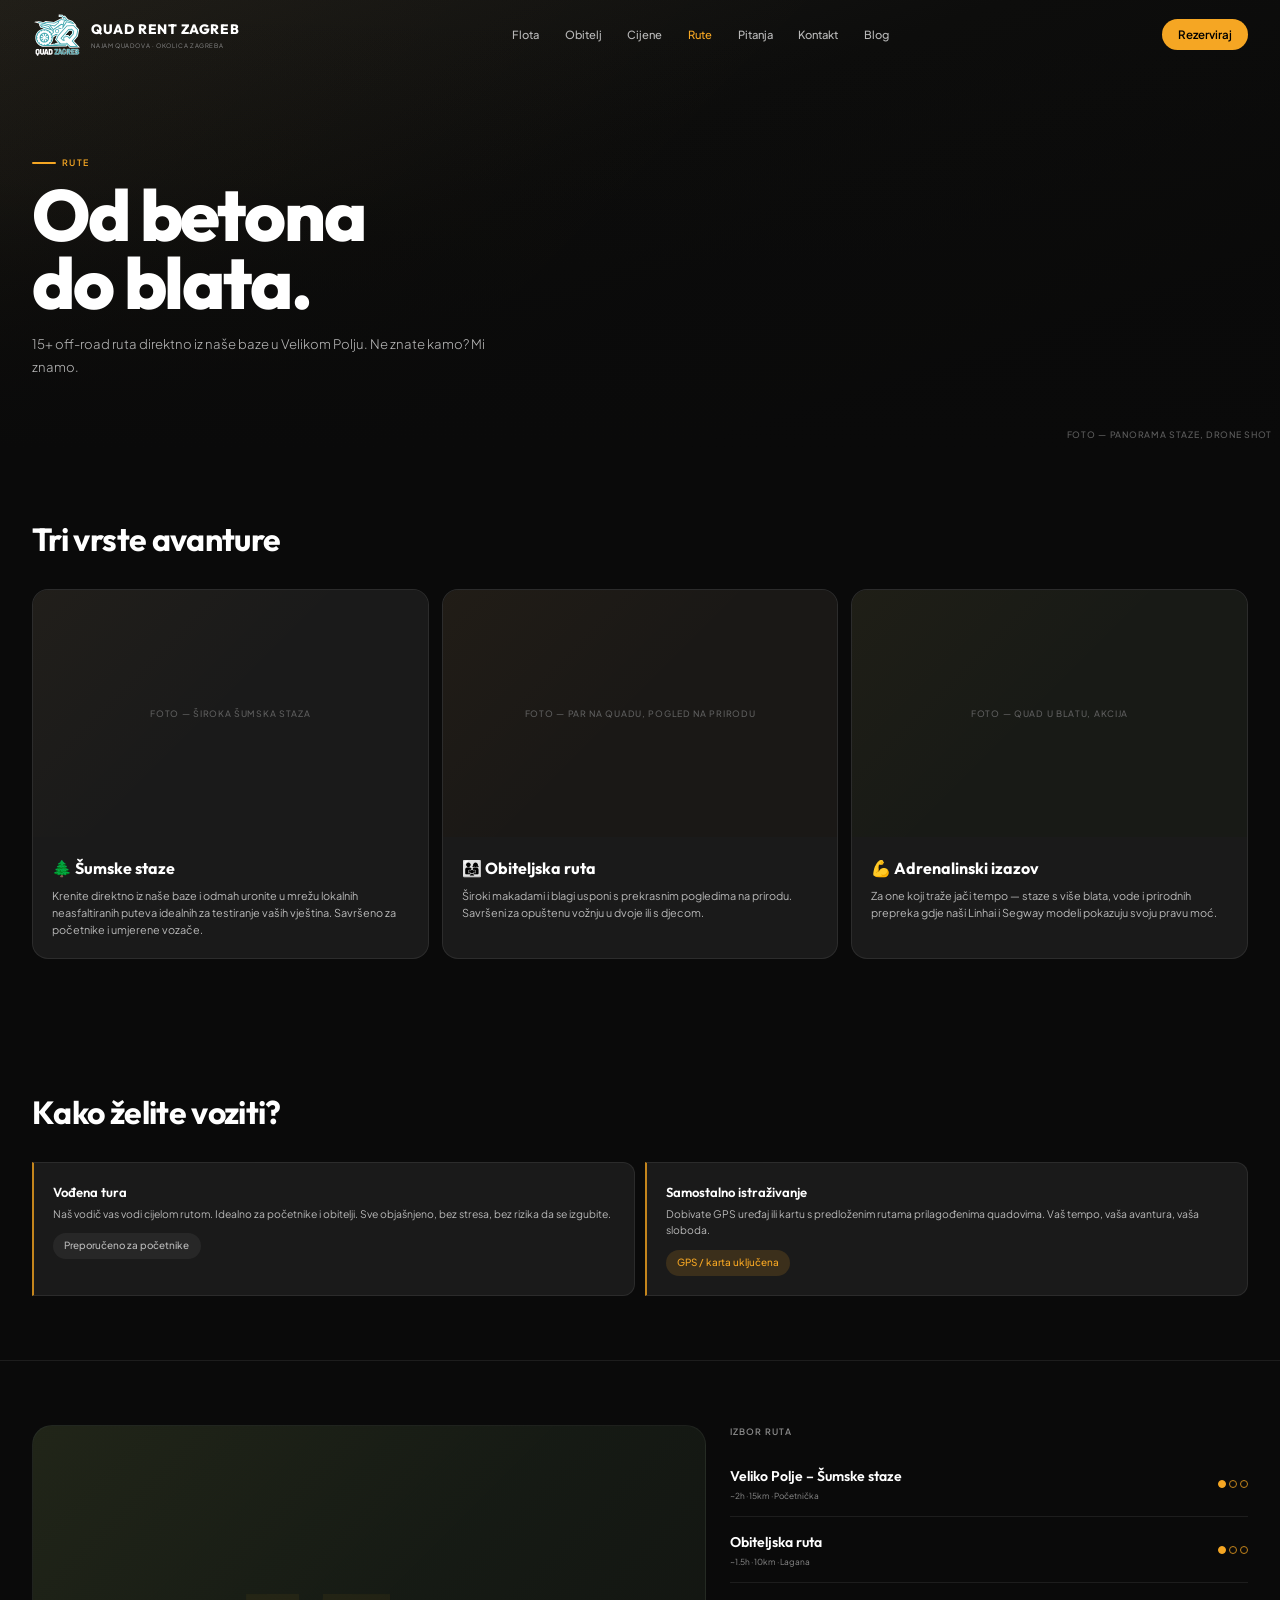
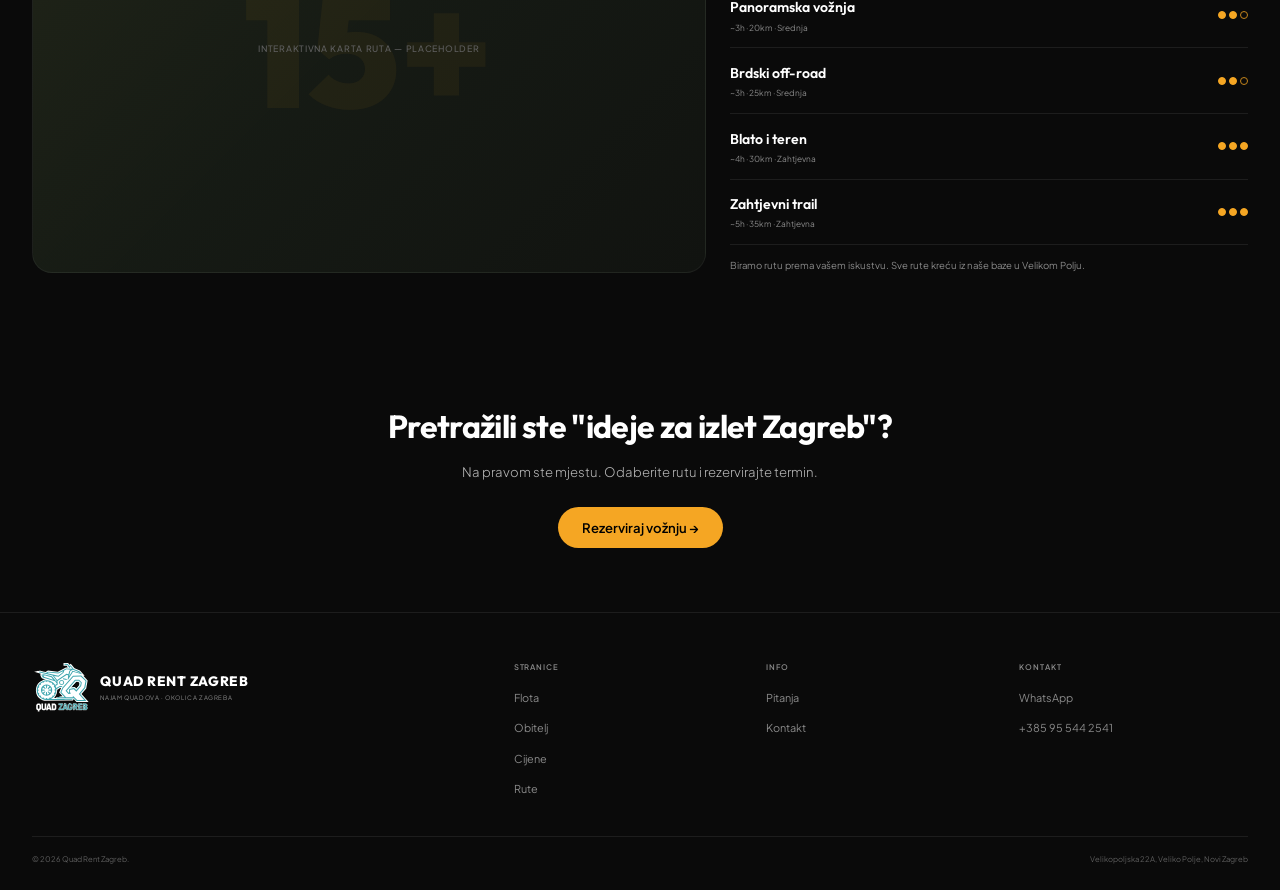
<file: rute.html>
<!DOCTYPE html>
<html lang="hr">
<head>
<meta charset="UTF-8">
<meta name="viewport" content="width=device-width, initial-scale=1.0">
<meta name="description" content="15+ off-road ruta u okolici Zagreba — šumske staze, obiteljske rute, adrenalinski izazovi. Vođene ture ili samostalno istraživanje s GPS-om.">
<title>Rute — Quad Rent Zagreb</title>
<link rel="stylesheet" href="style.css">
</head>
<body>

<div class="mobile-menu" id="mobileMenu"><a href="index.html" onclick="toggleMenu()">Početna</a><a href="quad.html" onclick="toggleMenu()">Flota</a><a href="obitelj.html" onclick="toggleMenu()">Obitelj</a><a href="cijene.html" onclick="toggleMenu()">Cijene</a><a href="rute.html" onclick="toggleMenu()">Rute</a><a href="faq.html" onclick="toggleMenu()">Pitanja</a><a href="kontakt.html" onclick="toggleMenu()">Kontakt</a><a href="blog.html" onclick="toggleMenu()">Blog</a></div>
<nav class="nav" id="nav"><div class="container nav__inner"><a href="index.html" class="nav__logo" style="display:inline-flex;align-items:center;gap:0.6rem"><img src="logo_quad_zagreb.svg" alt="Quad Rent Zagreb" style="height:44px;width:auto;display:block"><span style="display:inline-block">Quad Rent Zagreb<small>Najam quadova · okolica Zagreba</small></span></a><div class="nav__links"><a href="quad.html">Flota</a><a href="obitelj.html">Obitelj</a><a href="cijene.html">Cijene</a><a href="rute.html" class="active">Rute</a><a href="faq.html">Pitanja</a><a href="kontakt.html">Kontakt</a><a href="blog.html">Blog</a></div><button class="btn btn--accent btn--sm nav__book" onclick="openBooking()">Rezerviraj</button><button class="nav__hamburger" id="hamburger" onclick="toggleMenu()" aria-label="Izbornik"><span></span><span></span><span></span></button></div></nav>

<section class="hero hero--short">
  <div class="hero__bg ph"><span class="hero__bg-label">Foto — panorama staze, drone shot</span></div>
  <div class="container hero__content">
    <div class="section-overline">Rute</div>
    <h1 class="hero__headline" style="margin-top:0.6rem">Od betona<br>do blata.</h1>
    <p class="hero__sub">15+ off-road ruta direktno iz naše baze u Velikom Polju. Ne znate kamo? Mi znamo.</p>
  </div>
</section>

<!-- ROUTE TYPES -->
<section class="page-section reveal">
  <div class="container">
    <h2 class="section-title mb-3">Tri vrste avanture</h2>
    <div class="grid-3">
      <div class="card" style="overflow:hidden">
        <div class="ph" style="aspect-ratio:16/10;min-height:180px"><span>Foto — široka šumska staza</span></div>
        <div style="padding:1.2rem">
          <div style="font-family:var(--font-d);font-weight:700;font-size:1rem;margin-bottom:0.3rem">🌲 Šumske staze</div>
          <div style="font-size:0.68rem;color:var(--text-2);line-height:1.6">Krenite direktno iz naše baze i odmah uronite u mrežu lokalnih neasfaltiranih puteva idealnih za testiranje vaših vještina. Savršeno za početnike i umjerene vozače.</div>
        </div>
      </div>
      <div class="card" style="overflow:hidden">
        <div class="ph" style="aspect-ratio:16/10;min-height:180px;background:#1a1816"><span>Foto — par na quadu, pogled na prirodu</span></div>
        <div style="padding:1.2rem">
          <div style="font-family:var(--font-d);font-weight:700;font-size:1rem;margin-bottom:0.3rem">👨‍👩‍👧 Obiteljska ruta</div>
          <div style="font-size:0.68rem;color:var(--text-2);line-height:1.6">Široki makadami i blagi usponi s prekrasnim pogledima na prirodu. Savršeni za opuštenu vožnju u dvoje ili s djecom.</div>
        </div>
      </div>
      <div class="card" style="overflow:hidden">
        <div class="ph" style="aspect-ratio:16/10;min-height:180px;background:#181a16"><span>Foto — quad u blatu, akcija</span></div>
        <div style="padding:1.2rem">
          <div style="font-family:var(--font-d);font-weight:700;font-size:1rem;margin-bottom:0.3rem">💪 Adrenalinski izazov</div>
          <div style="font-size:0.68rem;color:var(--text-2);line-height:1.6">Za one koji traže jači tempo — staze s više blata, vode i prirodnih prepreka gdje naši Linhai i Segway modeli pokazuju svoju pravu moć.</div>
        </div>
      </div>
    </div>
  </div>
</section>

<!-- GUIDED vs SELF -->
<section class="page-section page-section--border reveal">
  <div class="container">
    <h2 class="section-title mb-3">Kako želite voziti?</h2>
    <div class="grid-2">
      <div class="info-card" style="padding:1.2rem">
        <div class="info-card__icon"><svg viewBox="0 0 24 24" fill="none" stroke="currentColor" stroke-width="1.5" style="width:18px;height:18px"><path d="M17 21v-2a4 4 0 00-4-4H5a4 4 0 00-4 4v2"/><circle cx="9" cy="7" r="4"/><path d="M23 21v-2a4 4 0 00-3-3.87M16 3.13a4 4 0 010 7.75"/></svg></div>
        <div>
          <div class="info-card__title">Vođena tura</div>
          <div class="info-card__text" style="margin-bottom:0.5rem">Naš vodič vas vodi cijelom rutom. Idealno za početnike i obitelji. Sve objašnjeno, bez stresa, bez rizika da se izgubite.</div>
          <span class="chip">Preporučeno za početnike</span>
        </div>
      </div>
      <div class="info-card" style="padding:1.2rem">
        <div class="info-card__icon"><svg viewBox="0 0 24 24" fill="none" stroke="currentColor" stroke-width="1.5" style="width:18px;height:18px"><path d="M1 6v16l7-4 8 4 7-4V2l-7 4-8-4-7 4z"/><path d="M8 2v16M16 6v16"/></svg></div>
        <div>
          <div class="info-card__title">Samostalno istraživanje</div>
          <div class="info-card__text" style="margin-bottom:0.5rem">Dobivate GPS uređaj ili kartu s predloženim rutama prilagođenima quadovima. Vaš tempo, vaša avantura, vaša sloboda.</div>
          <span class="chip chip--accent">GPS / karta uključena</span>
        </div>
      </div>
    </div>
  </div>
</section>

<!-- MAP + ROUTE LIST -->
<section class="page-section reveal">
  <div class="container">
    <div style="display:grid;grid-template-columns:1fr;gap:1.5rem" class="routes-layout">

      <div class="ph" style="border-radius:var(--r-xl);min-height:350px;background:linear-gradient(135deg,#1a2118 0%,#111310 100%);position:relative;border:1px solid rgba(255,255,255,0.05)">
        <div style="font-family:var(--font-d);font-weight:900;font-size:clamp(5rem,16vw,10rem);color:rgba(245,166,35,0.06);position:absolute;top:50%;left:50%;transform:translate(-50%,-50%);line-height:1">15+</div>
        <span style="position:relative;z-index:1">Interaktivna karta ruta — placeholder</span>
      </div>

      <div>
        <div style="font-size:0.55rem;font-weight:600;letter-spacing:0.12em;text-transform:uppercase;color:var(--text-3);margin-bottom:0.8rem">Izbor ruta</div>
        <div class="route-row"><div class="route-row__left"><div class="route-row__name">Veliko Polje – Šumske staze</div><div class="route-row__meta">~2h · 15km · Početnička</div></div><div class="route-row__diff"><i class="f"></i><i></i><i></i></div></div>
        <div class="route-row"><div class="route-row__left"><div class="route-row__name">Obiteljska ruta</div><div class="route-row__meta">~1.5h · 10km · Lagana</div></div><div class="route-row__diff"><i class="f"></i><i></i><i></i></div></div>
        <div class="route-row"><div class="route-row__left"><div class="route-row__name">Panoramska vožnja</div><div class="route-row__meta">~3h · 20km · Srednja</div></div><div class="route-row__diff"><i class="f"></i><i class="f"></i><i></i></div></div>
        <div class="route-row"><div class="route-row__left"><div class="route-row__name">Brdski off-road</div><div class="route-row__meta">~3h · 25km · Srednja</div></div><div class="route-row__diff"><i class="f"></i><i class="f"></i><i></i></div></div>
        <div class="route-row"><div class="route-row__left"><div class="route-row__name">Blato i teren</div><div class="route-row__meta">~4h · 30km · Zahtjevna</div></div><div class="route-row__diff"><i class="f"></i><i class="f"></i><i class="f"></i></div></div>
        <div class="route-row"><div class="route-row__left"><div class="route-row__name">Zahtjevni trail</div><div class="route-row__meta">~5h · 35km · Zahtjevna</div></div><div class="route-row__diff"><i class="f"></i><i class="f"></i><i class="f"></i></div></div>
        <p style="margin-top:0.8rem;font-size:0.6rem;color:var(--text-3)">Biramo rutu prema vašem iskustvu. Sve rute kreću iz naše baze u Velikom Polju.</p>
      </div>
    </div>
  </div>
</section>

<!-- CTA -->
<section class="page-section reveal">
  <div class="container" style="text-align:center">
    <h2 class="section-title">Pretražili ste "ideje za izlet Zagreb"?</h2>
    <p class="section-desc" style="margin:0.5rem auto 1.5rem;text-align:center">Na pravom ste mjestu. Odaberite rutu i rezervirajte termin.</p>
    <button class="btn btn--accent" onclick="openBooking()">Rezerviraj vožnju →</button>
  </div>
</section>

<div class="modal-overlay" id="bookingModal" onclick="if(event.target===this)closeBooking()"><div class="modal"><button class="modal__close" onclick="closeBooking()">✕</button><div class="modal__title">Rezerviraj vožnju</div><div class="modal__sub">Odaberi opcije i pošalji nam WhatsApp poruku</div><div class="modal__group"><label class="modal__label">Tip quada</label><div class="modal__toggle modal__toggle--3" id="typeToggle"><button class="modal__toggle-btn active" data-type="standard" onclick="setType('standard')">Standard<span class="toggle-price">550-650cc</span></button><button class="modal__toggle-btn" data-type="linhai1000" onclick="setType('linhai1000')">Linhai 1000<span class="toggle-price">1000cc</span></button><button class="modal__toggle-btn" data-type="kids" onclick="setType('kids')">Dječji<span class="toggle-price">6+ god</span></button></div></div><div class="modal__group"><label class="modal__label">Trajanje</label><div class="modal__toggle" id="durationToggle"><button class="modal__toggle-btn active" data-dur="half" onclick="setDuration('half')">Pola dana<span class="toggle-price" id="halfPrice">€100</span></button><button class="modal__toggle-btn" data-dur="full" onclick="setDuration('full')">Cijeli dan<span class="toggle-price" id="fullPrice">€150</span></button></div></div><div class="modal__group"><label class="modal__label">Datum</label><input type="date" class="modal__input" id="bookDate"></div><div class="modal__group"><label class="modal__label">Broj quadova</label><div class="modal__stepper"><button class="modal__stepper-btn" onclick="changeCount(-1)">−</button><span class="modal__stepper-val" id="countVal">1</span><button class="modal__stepper-btn" onclick="changeCount(1)">+</button></div></div><div class="modal__summary"><div class="modal__summary-row"><span>Quad</span><span id="sumType">Quad (Segway / Linhai 550 / 650)</span></div><div class="modal__summary-row"><span>Trajanje</span><span id="sumDur">Pola dana (6h)</span></div><div class="modal__summary-row"><span>Quadova</span><span id="sumCount">1</span></div><div class="modal__summary-total"><span>Ukupno</span><span id="sumTotal">€100</span></div></div><button class="btn btn--accent btn--block" onclick="sendWhatsApp()" style="padding:0.85rem">Pošalji WhatsApp poruku</button><p class="modal__note">Potvrđujemo u minutama.</p></div></div>

<footer class="footer"><div class="container"><div class="footer__top"><div class="footer__brand"><a href="index.html" class="nav__logo" style="display:inline-flex;align-items:center;gap:0.6rem"><img src="logo_quad_zagreb.svg" alt="Quad Rent Zagreb" style="height:52px;width:auto;display:block"><span style="display:inline-block">Quad Rent Zagreb<small>Najam quadova · okolica Zagreba</small></span></a></div><div><div class="footer__col-title">Stranice</div><ul class="footer__links"><li><a href="quad.html">Flota</a></li><li><a href="obitelj.html">Obitelj</a></li><li><a href="cijene.html">Cijene</a></li><li><a href="rute.html">Rute</a></li></ul></div><div><div class="footer__col-title">Info</div><ul class="footer__links"><li><a href="faq.html">Pitanja</a></li><li><a href="kontakt.html">Kontakt</a></li></ul></div><div><div class="footer__col-title">Kontakt</div><ul class="footer__links"><li><a href="https://wa.me/385955442541">WhatsApp</a></li><li><a href="tel:+385955442541">+385 95 544 2541</a></li></ul></div></div><div class="footer__bottom"><p>© 2026 Quad Rent Zagreb.</p><p>Velikopoljska 22A, Veliko Polje, Novi Zagreb</p></div></div></footer>
<script src="main.js"></script>
<style>@media(min-width:700px){.routes-layout{grid-template-columns:1.3fr 1fr !important}}</style>
</body>
</html>
</file>
<file: style.css>
/* ═══════════════════════════════════════
   QUAD RENT ZAGREB — Global Stylesheet
   Dark theme, amber accents, Polaris-inspired
   ═══════════════════════════════════════ */

@import url('https://fonts.googleapis.com/css2?family=Plus+Jakarta+Sans:wght@300;400;500;600;700;800&family=Outfit:wght@300;400;500;600;700;800;900&display=swap');

*,*::before,*::after{margin:0;padding:0;box-sizing:border-box}

:root {
  --bg: #0a0a0a;
  --bg-alt: #111111;
  --bg-card: #1a1a1a;
  --bg-card-hover: #222222;
  --bg-elevated: #252525;

  --text: #ffffff;
  --text-2: #b8b8b8;
  --text-3: #8a8a8a;
  --text-4: #5e5e5e;

  --accent: #F5A623;
  --accent-hover: #FFBA42;
  --accent-dim: #c4851c;
  --accent-glow: rgba(245,166,35,0.15);

  --success: #4CAF50;
  --danger: #e74c3c;

  --border: rgba(255,255,255,0.08);
  --border-hover: rgba(255,255,255,0.15);

  --r-sm: 8px;
  --r-md: 12px;
  --r-lg: 16px;
  --r-xl: 20px;
  --r-full: 9999px;

  --font-d: 'Outfit', sans-serif;
  --font-b: 'Plus Jakarta Sans', sans-serif;

  --max-w: 1280px;
  --gutter: 1rem;
}

html{scroll-behavior:smooth;overflow-x:hidden}

body{
  font-family:var(--font-b);
  background:var(--bg);
  color:var(--text);
  line-height:1.6;
  overflow-x:hidden;
  -webkit-font-smoothing:antialiased;
}

img{max-width:100%;display:block}
a{color:inherit;text-decoration:none}
ul{list-style:none}

.container{max-width:var(--max-w);margin:0 auto;padding:0 var(--gutter);width:100%}

/* ═══ TYPOGRAPHY ═══ */
.section-header{display:flex;justify-content:space-between;align-items:flex-end;margin-bottom:1.5rem;flex-wrap:wrap;gap:0.5rem}
.section-title{font-family:var(--font-d);font-weight:700;font-size:clamp(1.3rem,3.5vw,2rem);letter-spacing:-0.02em}
.section-sub{font-size:0.72rem;color:var(--text-3);font-weight:400}
.section-overline{font-size:0.55rem;font-weight:600;letter-spacing:0.12em;text-transform:uppercase;color:var(--accent);display:inline-flex;align-items:center;gap:0.4rem}
.section-overline::before{content:'';width:24px;height:2px;background:var(--accent);border-radius:2px}
.section-desc{font-size:0.82rem;color:var(--text-2);font-weight:300;line-height:1.7;max-width:560px;margin-top:0.5rem}

/* ═══ BUTTONS ═══ */
.btn{
  display:inline-flex;align-items:center;justify-content:center;gap:0.5rem;
  font-family:var(--font-b);font-weight:600;font-size:0.82rem;
  padding:0.75rem 1.5rem;border-radius:var(--r-full);
  border:none;cursor:pointer;transition:all 0.25s cubic-bezier(0.4,0,0.2,1);
  text-decoration:none;white-space:nowrap;
}
.btn--accent{background:var(--accent);color:#000}
.btn--accent:hover{background:var(--accent-hover);box-shadow:0 8px 32px rgba(245,166,35,0.3);transform:translateY(-1px)}
.btn--ghost{background:rgba(255,255,255,0.06);color:var(--text);border:1px solid var(--border)}
.btn--ghost:hover{background:rgba(255,255,255,0.1);border-color:var(--border-hover)}
.btn--outline{background:transparent;color:var(--text);border:1.5px solid var(--accent)}
.btn--outline:hover{background:var(--accent);color:#000}
.btn--sm{padding:0.5rem 1rem;font-size:0.72rem}
.btn--block{width:100%;justify-content:center}
.btn svg{width:16px;height:16px}

/* ═══ CHIPS ═══ */
.chip{display:inline-flex;align-items:center;gap:0.3rem;padding:0.3rem 0.7rem;background:rgba(255,255,255,0.06);border-radius:var(--r-full);font-size:0.62rem;font-weight:500;color:var(--text-2)}
.chip--accent{background:var(--accent-glow);color:var(--accent)}
.chip--lg{padding:0.5rem 1.1rem;font-size:0.88rem;font-weight:700;letter-spacing:0.02em}

/* ═══ CARDS ═══ */
.card{background:var(--bg-card);border:1px solid var(--border);border-radius:var(--r-lg);transition:border-color 0.3s}
.card:hover{border-color:var(--border-hover)}
.card--accent{border-color:rgba(245,166,35,0.15);background:linear-gradient(135deg,#1c1c18 0%,#141410 100%)}

/* ═══ PLACEHOLDERS ═══ */
.ph{background:var(--bg-card);display:flex;align-items:center;justify-content:center;position:relative;overflow:hidden}
.ph::before{content:'';position:absolute;inset:0;background:linear-gradient(135deg,rgba(245,166,35,0.03) 0%,transparent 50%)}
.ph span{font-size:0.55rem;font-weight:500;letter-spacing:0.08em;text-transform:uppercase;color:var(--text-4);position:relative;z-index:1;text-align:center;padding:0.5rem}

/* ═══ TBD PLACEHOLDERS (for owner) ═══ */
.tbd{font-size:0.6rem;color:var(--text-3);line-height:1.55;padding:0.3rem 0.5rem;background:rgba(245,166,35,0.06);border-radius:var(--r-sm);border:1px dashed rgba(245,166,35,0.15)}

/* ═══════════════════════════════════════
   NAV
   ═══════════════════════════════════════ */
.nav{position:fixed;top:0;left:0;right:0;z-index:100;padding:0.8rem 0;transition:all 0.4s}
.nav.scrolled{background:rgba(10,10,10,0.88);backdrop-filter:blur(24px) saturate(1.4);border-bottom:1px solid var(--border)}
.nav__inner{display:flex;justify-content:space-between;align-items:center}
.nav__logo{font-family:var(--font-d);font-weight:800;font-size:0.85rem;letter-spacing:0.04em;text-transform:uppercase;color:var(--text);text-decoration:none}
.nav__logo small{display:block;font-family:var(--font-b);font-weight:400;font-size:0.38rem;letter-spacing:0.1em;color:var(--text-3);text-transform:uppercase;margin-top:1px}
.nav__links{display:none;gap:1.6rem;align-items:center}
.nav__links a{font-size:0.7rem;font-weight:500;color:var(--text-2);transition:color 0.2s}
.nav__links a:hover{color:var(--accent)}
.nav__links a.active{color:var(--accent)}
.nav__book{display:none}
.nav__hamburger{display:flex;flex-direction:column;gap:5px;background:none;border:none;cursor:pointer;padding:4px}
.nav__hamburger span{width:22px;height:1.5px;background:var(--text);transition:all 0.3s;border-radius:2px}
.nav__hamburger.active span:nth-child(1){transform:rotate(45deg) translate(4px,5px)}
.nav__hamburger.active span:nth-child(2){opacity:0}
.nav__hamburger.active span:nth-child(3){transform:rotate(-45deg) translate(4px,-5px)}

/* mobile menu */
.mobile-menu{position:fixed;inset:0;background:var(--bg);z-index:99;display:flex;flex-direction:column;justify-content:center;align-items:center;gap:1.6rem;opacity:0;pointer-events:none;transition:opacity 0.4s}
.mobile-menu.open{opacity:1;pointer-events:all}
.mobile-menu a{font-family:var(--font-d);font-size:1.3rem;font-weight:600;color:var(--text-2);transition:color 0.2s}
.mobile-menu a:hover{color:var(--accent)}

/* ═══════════════════════════════════════
   HERO
   ═══════════════════════════════════════ */
.hero{position:relative;min-height:100vh;min-height:100svh;display:flex;align-items:flex-end;overflow:hidden}
.hero--short{min-height:50vh;min-height:50svh}
.hero__bg{position:absolute;inset:0;background:linear-gradient(160deg,#1a1a18 0%,#0d0d0c 40%,#080808 100%)}
.hero__bg::after{content:'';position:absolute;inset:0;background:linear-gradient(to top,var(--bg) 0%,rgba(10,10,10,0.6) 35%,rgba(10,10,10,0.15) 60%,transparent 100%)}
.hero__bg-label{position:absolute;top:50%;left:50%;transform:translate(-50%,-50%);font-size:0.45rem;letter-spacing:0.15em;text-transform:uppercase;color:var(--text-4);z-index:1;text-align:center}
.hero__play{position:absolute;top:45%;left:50%;transform:translate(-50%,-50%);z-index:3;width:72px;height:72px;border-radius:50%;border:2px solid rgba(255,255,255,0.25);display:flex;align-items:center;justify-content:center;cursor:pointer;backdrop-filter:blur(8px);background:rgba(255,255,255,0.05);transition:all 0.3s}
.hero__play:hover{border-color:var(--accent);background:rgba(245,166,35,0.1);transform:translate(-50%,-50%) scale(1.08)}
.hero__play::after{content:'';border-left:14px solid #fff;border-top:8px solid transparent;border-bottom:8px solid transparent;margin-left:3px}
.hero__content{position:relative;z-index:3;padding-bottom:3rem;width:100%}
.hero__headline{font-family:var(--font-d);font-weight:800;font-size:clamp(2rem,6vw,4.5rem);line-height:0.95;letter-spacing:-0.03em;margin-bottom:1rem}
.hero__sub{font-size:0.82rem;color:var(--text-2);font-weight:300;line-height:1.7;max-width:500px;margin-bottom:1.5rem}
.hero__actions{display:flex;flex-wrap:wrap;gap:0.6rem;margin-bottom:2rem}
.hero__stats{display:flex;gap:1.5rem;flex-wrap:wrap;padding-top:1.2rem;border-top:1px solid var(--border)}
.hero__stat{display:flex;flex-direction:column;gap:0.1rem}
.hero__stat-val{font-family:var(--font-d);font-weight:700;font-size:1.3rem}
.hero__stat-label{font-size:0.52rem;font-weight:500;letter-spacing:0.06em;text-transform:uppercase;color:var(--text-3)}

/* ═══════════════════════════════════════
   TRUST BAR
   ═══════════════════════════════════════ */
.trust-bar{padding:2.5rem 0;border-top:1px solid var(--border);border-bottom:1px solid var(--border)}
.trust-bar__grid{display:grid;grid-template-columns:repeat(2,1fr);gap:1.4rem}
.trust-bar__item{display:flex;flex-direction:column;gap:0.3rem;padding-left:1rem;border-left:2px solid var(--accent-dim);text-decoration:none;color:inherit;transition:border-color 0.25s,transform 0.25s}
.trust-bar__item:hover{border-left-color:var(--accent);transform:translateX(2px)}
.trust-bar__item:hover .trust-bar__title{color:var(--accent-hover)}
.trust-bar__icon{display:none}
.trust-bar__title{font-family:var(--font-d);font-weight:700;font-size:0.98rem;color:var(--accent);transition:color 0.25s;line-height:1.25}
.trust-bar__text{font-size:0.74rem;color:var(--text-2);line-height:1.5}

/* ═══════════════════════════════════════
   FLEET CARDS
   ═══════════════════════════════════════ */
.fleet-grid{display:grid;grid-template-columns:1fr;gap:1rem}
.fleet-card{border-radius:var(--r-lg);overflow:hidden;background:var(--bg-card);border:1px solid var(--border);transition:all 0.3s}
.fleet-card:hover{border-color:var(--border-hover);transform:translateY(-2px)}
.fleet-card__img{aspect-ratio:16/10;min-height:200px}
.fleet-card__body{padding:1.2rem;display:flex;flex-direction:column;gap:0.6rem}
.fleet-card__badge{position:absolute;top:0.8rem;left:0.8rem;z-index:2}
.fleet-card__name{font-family:var(--font-d);font-weight:700;font-size:1rem;letter-spacing:-0.01em}
.fleet-card__count{font-size:0.55rem;font-weight:500;color:var(--text-3);letter-spacing:0.06em;text-transform:uppercase}
.fleet-card__desc{font-size:0.68rem;color:var(--text-2);font-weight:300;line-height:1.6}
.fleet-card__specs{display:flex;gap:0.4rem;flex-wrap:wrap}
.fleet-card__price{display:flex;align-items:baseline;gap:0.3rem;padding-top:0.5rem;border-top:1px solid var(--border)}
.fleet-card__price-val{font-family:var(--font-d);font-weight:700;font-size:1.3rem}
.fleet-card__price-label{font-size:0.52rem;color:var(--text-3)}

/* ═══ FLEET MINI (homepage) ═══ */
.fleet-mini{display:flex;flex-direction:column;gap:0.7rem;padding-bottom:0.5rem}
.fleet-mini::-webkit-scrollbar{display:none}
.fleet-mini__card{display:flex;gap:0.9rem;align-items:stretch;background:var(--bg-card);border:1px solid var(--border);border-radius:var(--r-lg);padding:0.85rem;transition:border-color 0.25s,transform 0.25s;text-decoration:none;color:inherit}
.fleet-mini__card:hover{border-color:var(--accent-dim);transform:translateY(-2px)}
.fleet-mini__card:hover .fleet-mini__name{color:var(--accent-hover)}
.fleet-mini__img{flex:0 0 96px;width:96px;aspect-ratio:1/1;border-radius:var(--r-md);overflow:hidden;position:relative;background:var(--bg-elevated) url("data:image/svg+xml;utf8,<svg xmlns='http://www.w3.org/2000/svg' viewBox='0 0 64 64' fill='none' stroke='%23F5A62330' stroke-width='2' stroke-linecap='round' stroke-linejoin='round'><circle cx='16' cy='44' r='8'/><circle cx='48' cy='44' r='8'/><path d='M12 36l6-12h20l8 12M22 24V16h14v8'/></svg>") center/60% no-repeat}
.fleet-mini__img img{width:100%;height:100%;object-fit:cover;display:block;position:relative;z-index:1}
.fleet-mini__body{flex:1;min-width:0;display:flex;flex-direction:column;justify-content:center}
.fleet-mini__name{font-family:var(--font-d);font-weight:700;font-size:1rem;margin-bottom:0.2rem;color:var(--accent);transition:color 0.25s;letter-spacing:-0.01em}
.fleet-mini__desc{font-size:0.62rem;color:var(--text-3);margin-bottom:0.55rem;line-height:1.4}

/* ═══════════════════════════════════════
   SCROLLABLE CARDS (categories)
   ═══════════════════════════════════════ */
.cat-scroll{display:flex;gap:0.8rem;overflow-x:auto;padding-bottom:1rem;scroll-snap-type:x mandatory;-webkit-overflow-scrolling:touch;scrollbar-width:none}
.cat-scroll::-webkit-scrollbar{display:none}
.cat-card{flex:0 0 260px;scroll-snap-align:start;border-radius:var(--r-lg);overflow:hidden;position:relative;cursor:pointer;transition:transform 0.3s}
.cat-card:hover{transform:translateY(-4px)}
.cat-card__img{aspect-ratio:3/4}
.cat-card__overlay{position:absolute;bottom:0;left:0;right:0;padding:1.2rem;background:linear-gradient(to top,rgba(0,0,0,0.85) 0%,transparent 100%);border-radius:0 0 var(--r-lg) var(--r-lg)}
.cat-card__title{font-family:var(--font-d);font-weight:700;font-size:1rem;color:#fff;margin-bottom:0.2rem}
.cat-card__desc{font-size:0.6rem;color:rgba(255,255,255,0.6)}

/* ═══════════════════════════════════════
   PRICING CARDS
   ═══════════════════════════════════════ */
.pricing-grid{display:grid;grid-template-columns:1fr;gap:1rem;max-width:900px}
.pricing-card{background:var(--bg-card);border-radius:var(--r-lg);padding:1.5rem;border:1px solid var(--border);transition:border-color 0.3s;position:relative;display:flex;flex-direction:column;gap:1rem}
.pricing-card:hover{border-color:var(--border-hover)}
.pricing-card--pop{border-color:var(--accent-dim);background:linear-gradient(180deg,rgba(245,166,35,0.04) 0%,var(--bg-card) 40%)}
.pricing-card__badge{position:absolute;top:-0.6rem;right:1rem;background:var(--accent);color:#000;font-size:0.5rem;font-weight:700;letter-spacing:0.06em;text-transform:uppercase;padding:0.2rem 0.6rem;border-radius:var(--r-full)}
.pricing-card__type{font-size:0.58rem;font-weight:600;letter-spacing:0.1em;text-transform:uppercase;color:var(--text-3)}
.pricing-card__price{font-family:var(--font-d);font-weight:800;font-size:2.5rem;line-height:1}
.pricing-card__price small{font-size:0.35em;font-weight:400;color:var(--text-3);margin-left:0.3rem}
.pricing-card__duration{font-size:0.72rem;color:var(--text-2);font-weight:300}
.pricing-card__features{display:flex;flex-direction:column;gap:0.45rem;padding-top:0.8rem;border-top:1px solid var(--border);flex:1}
.pricing-card__features li{display:flex;align-items:center;gap:0.4rem;font-size:0.72rem;color:var(--text-2);font-weight:400;list-style:none}
.pricing-card__features li::before{content:'';width:5px;height:5px;background:var(--accent);border-radius:50%;flex-shrink:0}

/* ═══ PRICING CATEGORIES (3 klikabilne kategorije) ═══ */
.pricing-cats{display:grid;grid-template-columns:1fr;gap:0.8rem}
.pricing-cat{display:flex;flex-direction:column;background:var(--bg-card);border:1px solid var(--border);border-radius:var(--r-lg);padding:1.4rem 1.2rem;text-align:center;text-decoration:none;color:inherit;transition:border-color 0.25s,transform 0.25s,background 0.25s;cursor:pointer}
.pricing-cat:hover{border-color:var(--accent-dim);transform:translateY(-2px);background:var(--bg-card-hover)}
.pricing-cat:hover .pricing-cat__link{color:var(--accent-hover);gap:0.5rem}
.pricing-cat__label{font-size:0.58rem;font-weight:700;letter-spacing:0.1em;text-transform:uppercase;margin-bottom:0.5rem;color:var(--text-3);line-height:1.3}
.pricing-cat__label--accent{color:var(--accent)}
.pricing-cat__label--success{color:var(--success)}
.pricing-cat__price{font-family:var(--font-d);font-weight:800;font-size:2.2rem;line-height:1;letter-spacing:-0.02em}
.pricing-cat__price.tbd{color:var(--text-3);font-size:1.6rem}
.pricing-cat__unit{font-size:0.62rem;color:var(--text-3);margin-top:0.3rem}
.pricing-cat__full{font-size:0.55rem;color:var(--text-2);margin-top:0.25rem}
.pricing-cat__full.tbd{color:var(--danger)}
.pricing-cat__desc{font-size:0.68rem;color:var(--text-2);line-height:1.5;margin-top:0.9rem;padding-top:0.9rem;border-top:1px solid var(--border)}
.pricing-cat__link{margin-top:0.8rem;font-size:0.7rem;font-weight:600;color:var(--accent);display:inline-flex;align-items:center;gap:0.3rem;transition:gap 0.25s,color 0.25s}
@media(min-width:640px){.pricing-cats{grid-template-columns:repeat(3,1fr)}}

/* ═══════════════════════════════════════
   ROUTE CARDS
   ═══════════════════════════════════════ */
.route-row{display:flex;justify-content:space-between;align-items:center;padding:0.85rem 0;border-bottom:1px solid var(--border);gap:0.5rem;cursor:pointer;transition:background 0.2s}
.route-row:hover{background:rgba(255,255,255,0.02)}
.route-row__left{display:flex;flex-direction:column;gap:0.1rem}
.route-row__name{font-family:var(--font-d);font-weight:600;font-size:0.88rem}
.route-row__meta{font-size:0.52rem;color:var(--text-3)}
.route-row__diff{display:flex;gap:3px}
.route-row__diff i{width:8px;height:8px;border-radius:50%;border:1.5px solid var(--accent-dim);font-style:normal}
.route-row__diff i.f{background:var(--accent);border-color:var(--accent)}

/* ═══════════════════════════════════════
   INFO CARDS (rules, included, etc.)
   ═══════════════════════════════════════ */
.info-card{background:var(--bg-card);border:1px solid var(--border);border-left:2px solid var(--accent-dim);border-radius:0 var(--r-md) var(--r-md) 0;padding:0.9rem 1rem;display:flex;flex-direction:column;gap:0.15rem}
.info-card__icon{display:none}
.info-card__title{font-family:var(--font-d);font-weight:600;font-size:0.82rem;margin-bottom:0.15rem}
.info-card__text{font-size:0.65rem;color:var(--text-2);line-height:1.6}

/* ═══════════════════════════════════════
   REVIEW CARDS
   ═══════════════════════════════════════ */
.review-card{background:var(--bg-card);border:1px solid var(--border);border-radius:var(--r-lg);padding:1.2rem}
.review-card__head{display:flex;justify-content:space-between;align-items:center;margin-bottom:0.6rem}
.review-card__author{display:flex;align-items:center;gap:0.5rem}
.review-card__avatar{width:32px;height:32px;border-radius:50%;background:rgba(255,255,255,0.06);display:flex;align-items:center;justify-content:center;font-family:var(--font-d);font-weight:700;font-size:0.7rem;color:var(--text-3)}
.review-card__name{font-size:0.72rem;font-weight:600}
.review-card__src{font-size:0.48rem;color:var(--text-4)}
.review-card__stars{color:var(--accent);font-size:0.6rem}
.review-card__text{font-size:0.68rem;color:var(--text-2);line-height:1.65;font-style:italic}

/* ═══════════════════════════════════════
   GALLERY
   ═══════════════════════════════════════ */
.gallery-grid{display:grid;grid-template-columns:1fr 1fr;gap:0.4rem}
.gallery-item{border-radius:var(--r-md);overflow:hidden;aspect-ratio:1;position:relative;cursor:pointer;transition:opacity 0.3s}
.gallery-item:hover{opacity:0.85}
.gallery-item--tall{grid-row:span 2;aspect-ratio:auto}
.gallery-item--wide{grid-column:span 2;aspect-ratio:21/9}

/* ═══════════════════════════════════════
   FAQ
   ═══════════════════════════════════════ */
.faq-list{max-width:700px}
.faq-item{border-bottom:1px solid var(--border)}
.faq-q{width:100%;display:flex;justify-content:space-between;align-items:center;padding:0.9rem 0;background:none;border:none;cursor:pointer;font-family:var(--font-b);font-size:0.82rem;font-weight:500;color:var(--text);text-align:left;gap:0.5rem}
.faq-q:hover{color:var(--accent)}
.faq-toggle{width:28px;height:28px;border-radius:50%;background:rgba(255,255,255,0.04);display:flex;align-items:center;justify-content:center;flex-shrink:0;font-size:1rem;color:var(--text-3);transition:all 0.3s}
.faq-item.open .faq-toggle{background:var(--accent-glow);color:var(--accent);transform:rotate(45deg)}
.faq-a{max-height:0;overflow:hidden;transition:max-height 0.4s ease}
.faq-item.open .faq-a{max-height:300px}
.faq-a p{font-size:0.74rem;color:var(--text-2);line-height:1.7;font-weight:300;padding-bottom:0.8rem;max-width:550px}

/* ═══════════════════════════════════════
   CTA BANNER
   ═══════════════════════════════════════ */
.cta-banner{background:linear-gradient(135deg,#1a1a18,#111);border-radius:var(--r-xl);padding:2.5rem 1.5rem;border:1px solid var(--border);position:relative;overflow:hidden}
.cta-banner::before{content:'';position:absolute;top:-50%;left:-50%;width:200%;height:200%;background:radial-gradient(circle at 50% 80%,rgba(245,166,35,0.06) 0%,transparent 50%);pointer-events:none}
.cta-banner__title{font-family:var(--font-d);font-weight:800;font-size:clamp(1.6rem,4.5vw,2.5rem);line-height:1.05;letter-spacing:-0.02em;position:relative}
.cta-banner__sub{font-size:0.78rem;color:var(--text-2);font-weight:300;max-width:380px;position:relative}
.cta-banner__phone{font-family:var(--font-d);font-weight:600;font-size:1rem;color:var(--accent);position:relative}

/* ═══════════════════════════════════════
   BOOKING MODAL
   ═══════════════════════════════════════ */
.modal-overlay{position:fixed;inset:0;z-index:200;background:rgba(0,0,0,0.7);backdrop-filter:blur(8px);display:flex;align-items:center;justify-content:center;padding:1rem;opacity:0;pointer-events:none;transition:opacity 0.35s}
.modal-overlay.open{opacity:1;pointer-events:all}
.modal{background:var(--bg-alt);border:1px solid var(--border);border-radius:var(--r-xl);width:100%;max-width:440px;max-height:90vh;overflow-y:auto;padding:1.5rem;position:relative;transform:translateY(20px) scale(0.97);transition:transform 0.35s cubic-bezier(0.4,0,0.2,1)}
.modal-overlay.open .modal{transform:translateY(0) scale(1)}
.modal__close{position:absolute;top:1rem;right:1rem;width:32px;height:32px;border-radius:50%;background:rgba(255,255,255,0.06);border:none;color:var(--text-3);font-size:1.1rem;cursor:pointer;display:flex;align-items:center;justify-content:center;transition:all 0.2s}
.modal__close:hover{background:rgba(255,255,255,0.1);color:var(--text)}
.modal__title{font-family:var(--font-d);font-weight:700;font-size:1.2rem;margin-bottom:0.3rem}
.modal__sub{font-size:0.68rem;color:var(--text-3);margin-bottom:1.2rem}
.modal__group{margin-bottom:1rem}
.modal__label{display:block;font-size:0.6rem;font-weight:600;letter-spacing:0.06em;text-transform:uppercase;color:var(--text-3);margin-bottom:0.4rem}
.modal__toggle{display:grid;grid-template-columns:1fr 1fr;gap:0.4rem}
.modal__toggle--3{grid-template-columns:1fr 1fr 1fr}
.modal__toggle-btn{padding:0.65rem 0.5rem;background:rgba(255,255,255,0.04);border:1.5px solid var(--border);border-radius:var(--r-md);font-family:var(--font-b);font-size:0.68rem;font-weight:500;color:var(--text-2);cursor:pointer;transition:all 0.2s;text-align:center}
.modal__toggle-btn:hover{border-color:var(--border-hover)}
.modal__toggle-btn.active{border-color:var(--accent);background:var(--accent-glow);color:var(--accent)}
.modal__toggle-btn .toggle-price{display:block;font-family:var(--font-d);font-weight:700;font-size:1rem;margin-top:0.15rem;color:var(--text)}
.modal__toggle-btn.active .toggle-price{color:var(--accent)}
.modal__input{width:100%;padding:0.65rem 0.8rem;background:rgba(255,255,255,0.04);border:1.5px solid var(--border);border-radius:var(--r-md);font-family:var(--font-b);font-size:0.78rem;color:var(--text);outline:none;transition:border-color 0.2s;-webkit-appearance:none}
.modal__input:focus{border-color:var(--accent)}
.modal__input::placeholder{color:var(--text-4)}
.modal__input[type="date"]{color-scheme:dark}
.modal__stepper{display:flex;align-items:center;gap:0.6rem}
.modal__stepper-btn{width:36px;height:36px;border-radius:50%;background:rgba(255,255,255,0.06);border:1.5px solid var(--border);color:var(--text);font-size:1.1rem;font-weight:500;cursor:pointer;display:flex;align-items:center;justify-content:center;transition:all 0.2s;font-family:var(--font-b)}
.modal__stepper-btn:hover{border-color:var(--accent);color:var(--accent)}
.modal__stepper-val{font-family:var(--font-d);font-weight:700;font-size:1.2rem;min-width:28px;text-align:center}
.modal__summary{background:rgba(255,255,255,0.03);border:1px solid var(--border);border-radius:var(--r-md);padding:0.8rem;margin-bottom:1rem;display:flex;flex-direction:column;gap:0.3rem}
.modal__summary-row{display:flex;justify-content:space-between;font-size:0.68rem;color:var(--text-2)}
.modal__summary-row span:last-child{font-weight:600;color:var(--text)}
.modal__summary-total{display:flex;justify-content:space-between;padding-top:0.4rem;border-top:1px solid var(--border);font-size:0.78rem;font-weight:600}
.modal__summary-total span:last-child{font-family:var(--font-d);font-weight:800;font-size:1.1rem;color:var(--accent)}
.modal__note{text-align:center;font-size:0.52rem;color:var(--text-4);margin-top:0.6rem}

/* ═══════════════════════════════════════
   FOOTER
   ═══════════════════════════════════════ */
.footer{padding:3rem 0 1.5rem;border-top:1px solid var(--border)}
.footer__top{display:grid;grid-template-columns:1fr 1fr;gap:1.5rem;margin-bottom:2rem}
.footer__brand{grid-column:1/-1;margin-bottom:0.5rem}
.footer__brand p{font-size:0.62rem;color:var(--text-3);line-height:1.6;max-width:280px;margin-top:0.5rem}
.footer__col-title{font-size:0.48rem;font-weight:600;letter-spacing:0.12em;text-transform:uppercase;color:var(--text-3);margin-bottom:0.6rem}
.footer__links li{margin-bottom:0.3rem}
.footer__links a{font-size:0.68rem;color:var(--text-3);transition:color 0.2s}
.footer__links a:hover{color:var(--accent)}
.footer__socials{display:flex;gap:0.5rem}
.footer__socials a{width:32px;height:32px;border-radius:var(--r-md);background:rgba(255,255,255,0.04);display:flex;align-items:center;justify-content:center;font-size:0.52rem;color:var(--text-3);font-weight:600;transition:all 0.2s}
.footer__socials a:hover{background:var(--accent-glow);color:var(--accent)}
.footer__bottom{padding-top:1rem;border-top:1px solid var(--border);display:flex;justify-content:space-between;align-items:center;flex-wrap:wrap;gap:0.4rem}
.footer__bottom p{font-size:0.48rem;color:var(--text-4)}

/* ═══════════════════════════════════════
   COOKIE CONSENT
   ═══════════════════════════════════════ */
.cookie-banner{position:fixed;bottom:0;left:0;right:0;z-index:150;background:var(--bg-alt);border-top:1px solid var(--border);padding:1.2rem var(--gutter);transform:translateY(100%);transition:transform 0.4s cubic-bezier(0.4,0,0.2,1);backdrop-filter:blur(20px)}
.cookie-banner.show{transform:translateY(0)}
.cookie-banner__inner{max-width:var(--max-w);margin:0 auto;display:flex;flex-direction:column;gap:0.8rem}
.cookie-banner__text{font-size:0.68rem;color:var(--text-2);line-height:1.6;max-width:600px}
.cookie-banner__text a{color:var(--accent);text-decoration:underline;text-underline-offset:2px}
.cookie-banner__actions{display:flex;gap:0.5rem;flex-wrap:wrap;align-items:center}
.cookie-banner__actions .btn{min-width:120px;font-size:0.72rem;padding:0.6rem 1.2rem}
.cookie-banner__detail{font-size:0.58rem;color:var(--text-3);cursor:pointer;text-decoration:underline;text-underline-offset:2px;background:none;border:none;font-family:var(--font-b)}
.cookie-banner__detail:hover{color:var(--accent)}

/* Cookie settings panel */
.cookie-settings{display:none;padding-top:0.8rem;border-top:1px solid var(--border);margin-top:0.4rem}
.cookie-settings.show{display:block}
.cookie-cat{display:flex;justify-content:space-between;align-items:center;padding:0.5rem 0;border-bottom:1px solid var(--border)}
.cookie-cat:last-child{border-bottom:none}
.cookie-cat__info{display:flex;flex-direction:column;gap:0.1rem}
.cookie-cat__name{font-family:var(--font-d);font-weight:600;font-size:0.72rem}
.cookie-cat__desc{font-size:0.52rem;color:var(--text-3)}
.cookie-cat__toggle{position:relative;width:36px;height:20px;flex-shrink:0}
.cookie-cat__toggle input{opacity:0;width:0;height:0}
.cookie-cat__toggle .slider{position:absolute;inset:0;background:var(--bg-elevated);border:1px solid var(--border);border-radius:var(--r-full);cursor:pointer;transition:all 0.2s}
.cookie-cat__toggle .slider::before{content:'';position:absolute;width:14px;height:14px;left:2px;bottom:2px;background:var(--text-3);border-radius:50%;transition:all 0.2s}
.cookie-cat__toggle input:checked+.slider{background:var(--accent-dim);border-color:var(--accent-dim)}
.cookie-cat__toggle input:checked+.slider::before{transform:translateX(16px);background:var(--text)}
.cookie-cat__toggle input:disabled+.slider{opacity:0.5;cursor:default}

/* Footer cookie link */
.cookie-settings-link{cursor:pointer;background:none;border:none;font-family:var(--font-b);font-size:0.68rem;color:var(--text-3);padding:0;transition:color 0.2s}
.cookie-settings-link:hover{color:var(--accent)}

/* ═══════════════════════════════════════
   PAGE SECTIONS
   ═══════════════════════════════════════ */
.page-section{padding:4rem 0}
.page-section--border{border-bottom:1px solid var(--border)}

/* ═══════════════════════════════════════
   UTILITIES
   ═══════════════════════════════════════ */
.reveal{opacity:0;transform:translateY(24px);transition:opacity 0.7s cubic-bezier(0.4,0,0.2,1),transform 0.7s cubic-bezier(0.4,0,0.2,1)}
.reveal.visible{opacity:1;transform:translateY(0)}
.mt-1{margin-top:0.5rem}.mt-2{margin-top:1rem}.mt-3{margin-top:1.5rem}.mt-4{margin-top:2rem}
.mb-1{margin-bottom:0.5rem}.mb-2{margin-bottom:1rem}.mb-3{margin-bottom:1.5rem}
.text-accent{color:var(--accent)}
.text-muted{color:var(--text-3)}
.grid-2{display:grid;grid-template-columns:1fr;gap:0.6rem}
.grid-3{display:grid;grid-template-columns:1fr;gap:0.8rem}

/* ═══════════════════════════════════════
   RESPONSIVE
   ═══════════════════════════════════════ */
@media(min-width:640px){
  :root{--gutter:1.5rem}
  .cookie-banner__inner{flex-direction:row;align-items:center;justify-content:space-between}
  .cookie-banner__text{flex:1}
  .trust-bar__grid{grid-template-columns:repeat(3,1fr)}
  .fleet-grid{grid-template-columns:repeat(2,1fr)}
  .fleet-mini{display:grid;grid-template-columns:repeat(2,1fr);overflow:visible}
  .fleet-mini__card{flex:none}
  .pricing-grid{grid-template-columns:repeat(2,1fr)}
  .gallery-grid{grid-template-columns:repeat(3,1fr)}
  .grid-2{grid-template-columns:1fr 1fr}
  .grid-3{grid-template-columns:1fr 1fr}
  .footer__top{grid-template-columns:2fr 1fr 1fr}
  .footer__brand{grid-column:auto}
  .footer__bottom{flex-direction:row}
}

@media(min-width:960px){
  :root{--gutter:2rem}
  .nav__links{display:flex}
  .nav__book{display:inline-flex}
  .nav__hamburger{display:none}
  .trust-bar__grid{grid-template-columns:repeat(5,1fr)}
  .fleet-mini{grid-template-columns:repeat(4,1fr)}
  .fleet-grid{grid-template-columns:repeat(2,1fr)}
  .pricing-grid{grid-template-columns:repeat(3,1fr)}
  .gallery-grid{grid-template-columns:repeat(4,1fr)}
  .grid-2{grid-template-columns:1fr 1fr}
  .grid-3{grid-template-columns:1fr 1fr 1fr}
  .footer__top{grid-template-columns:2fr 1fr 1fr 1fr}
}

/* ═══════════════════════════════════════
   BOOKING MODAL — multi-quad picker
   ═══════════════════════════════════════ */
.quad-picker{display:flex;flex-direction:column;gap:0.5rem}
.quad-row{display:flex;justify-content:space-between;align-items:center;gap:0.8rem;padding:0.55rem 0.75rem;background:rgba(255,255,255,0.03);border:1px solid var(--border);border-radius:var(--r-md);transition:border-color 0.2s}
.quad-row__info{flex:1;min-width:0}
.quad-row__name{font-family:var(--font-d);font-weight:600;font-size:0.78rem;color:var(--text);margin-bottom:0.15rem;line-height:1.2}
.quad-row__meta{font-size:0.55rem;color:var(--text-3);letter-spacing:0.02em;line-height:1.3}
.quad-row .modal__stepper{flex-shrink:0;gap:0.4rem}
.quad-row .modal__stepper-btn{width:28px;height:28px;font-size:1rem;border-width:1px}
.quad-row .modal__stepper-val{font-size:0.95rem;min-width:18px;font-weight:700}
.modal__summary-empty{font-size:0.62rem;color:var(--text-3);text-align:center;padding:0.3rem 0;letter-spacing:0.02em}
.btn:disabled,.btn[disabled]{opacity:0.4;cursor:not-allowed;pointer-events:none}


/* ═══════════════════════════════════════
   BLOG ARTICLE — body typography
   ═══════════════════════════════════════ */
.article{max-width:780px;margin:0 auto}
.article .article-meta{display:flex;gap:0.5rem;align-items:center;flex-wrap:wrap;margin-bottom:1.6rem;font-size:0.55rem;color:var(--text-3);letter-spacing:0.08em;text-transform:uppercase}
.article .article-meta a{color:var(--text-3);text-decoration:none}
.article .article-meta a:hover{color:var(--accent)}
.article p{font-size:0.85rem;color:var(--text-2);line-height:1.75;margin-bottom:1.1rem}
.article p.lead{font-size:0.95rem;color:var(--text);line-height:1.65;margin-bottom:1.5rem}
.article h2{font-family:var(--font-d);font-weight:700;font-size:1.3rem;color:var(--text);margin-top:2.5rem;margin-bottom:0.9rem;line-height:1.3;letter-spacing:-0.01em}
.article h3{font-family:var(--font-d);font-weight:600;font-size:1rem;color:var(--text);margin-top:1.8rem;margin-bottom:0.55rem;line-height:1.35}
.article ul,.article ol{padding-left:1.2rem;margin:0.4rem 0 1.2rem}
.article ul li,.article ol li{font-size:0.82rem;color:var(--text-2);line-height:1.7;margin-bottom:0.55rem}
.article strong{color:var(--text);font-weight:600}
.article em{color:var(--text-2);font-style:italic}
.article a{color:var(--accent)}
.article-callout{background:var(--accent-glow);border:1px solid rgba(245,166,35,0.18);border-left:3px solid var(--accent);border-radius:var(--r-md);padding:1rem 1.2rem;margin:1.6rem 0}
.article-callout p{margin-bottom:0;color:var(--text);font-size:0.8rem}
.blog-nav{display:flex;justify-content:space-between;gap:1rem;padding:1.5rem 0;border-top:1px solid var(--border);border-bottom:1px solid var(--border);margin:2.5rem 0 2rem;flex-wrap:wrap}
.blog-nav__item{flex:1;min-width:140px;text-decoration:none;color:var(--text-2);transition:color 0.2s}
.blog-nav__item:hover{color:var(--accent)}
.blog-nav__item-label{font-size:0.5rem;letter-spacing:0.1em;text-transform:uppercase;color:var(--text-3);margin-bottom:0.3rem}
.blog-nav__item-title{font-family:var(--font-d);font-weight:600;font-size:0.78rem;line-height:1.4;color:var(--text-2)}
.blog-nav__item:hover .blog-nav__item-title{color:var(--accent)}
.blog-nav__item--next{text-align:right}
</file>
